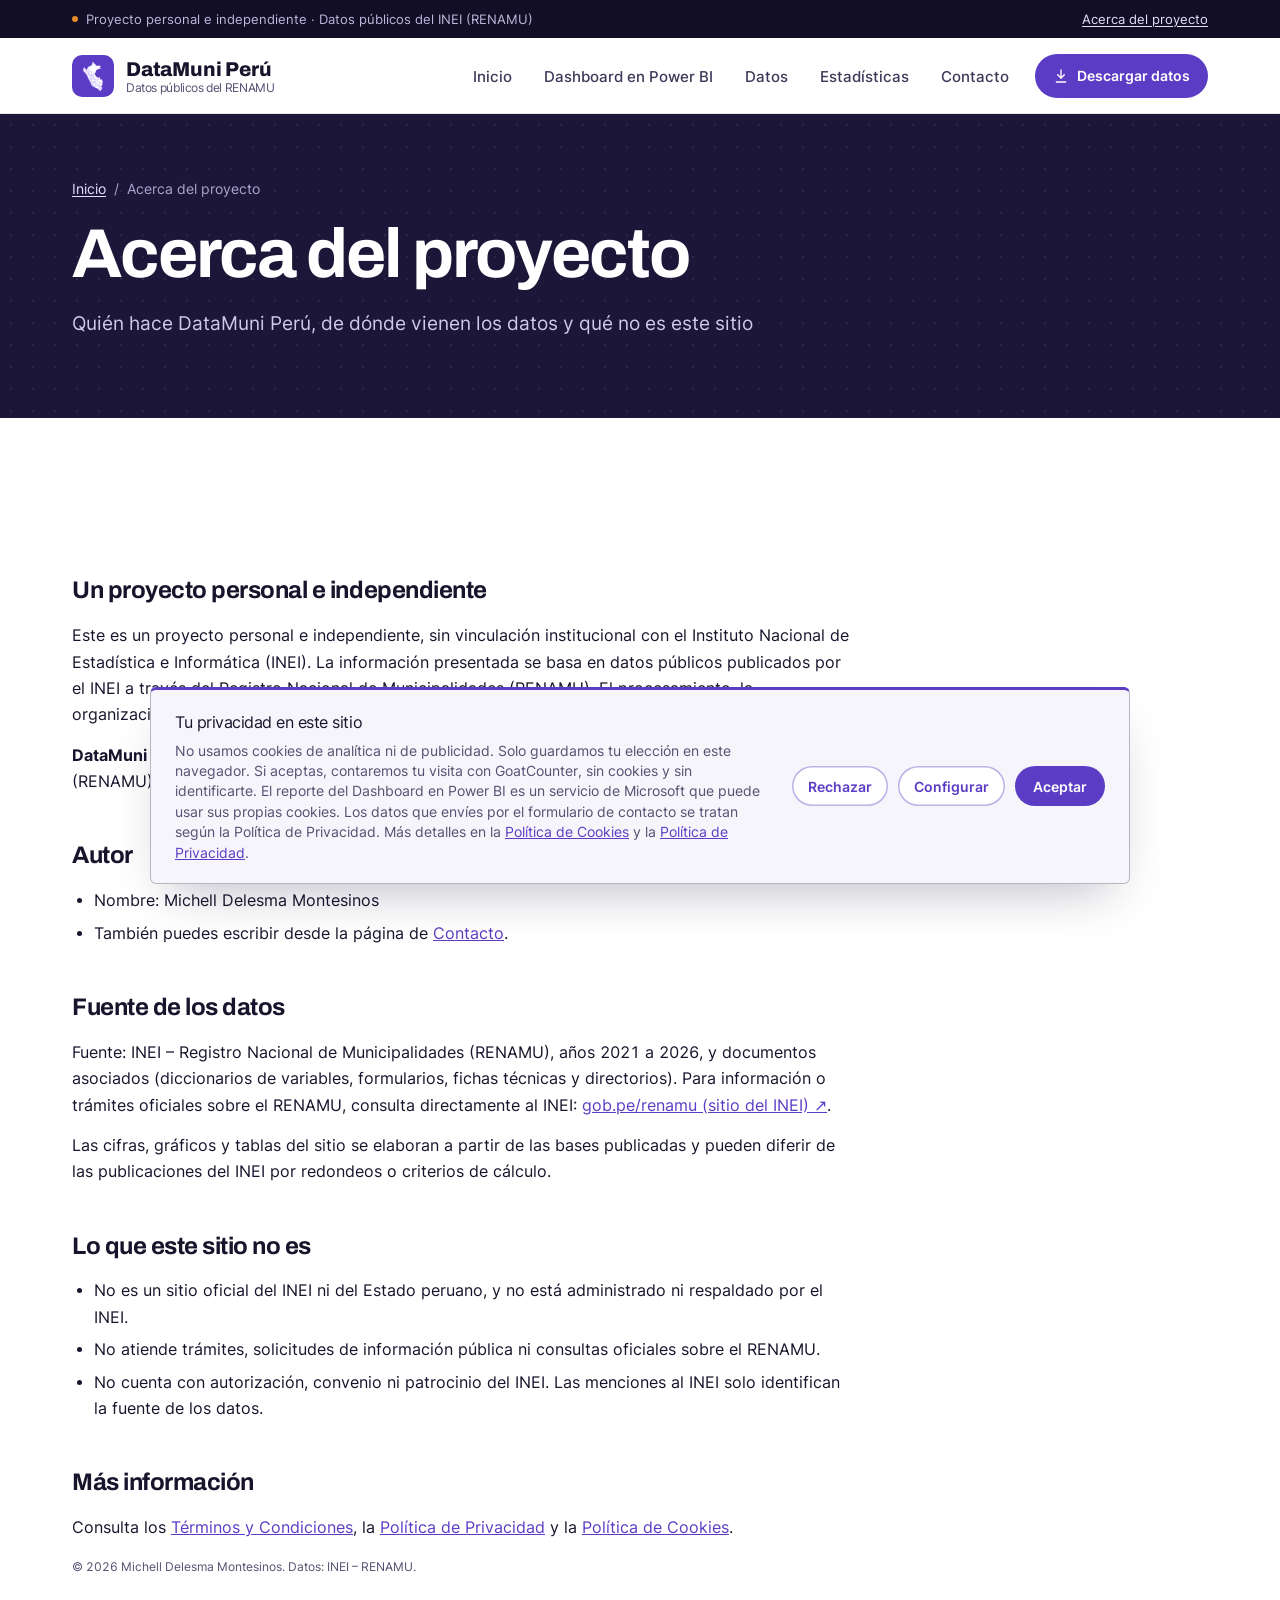
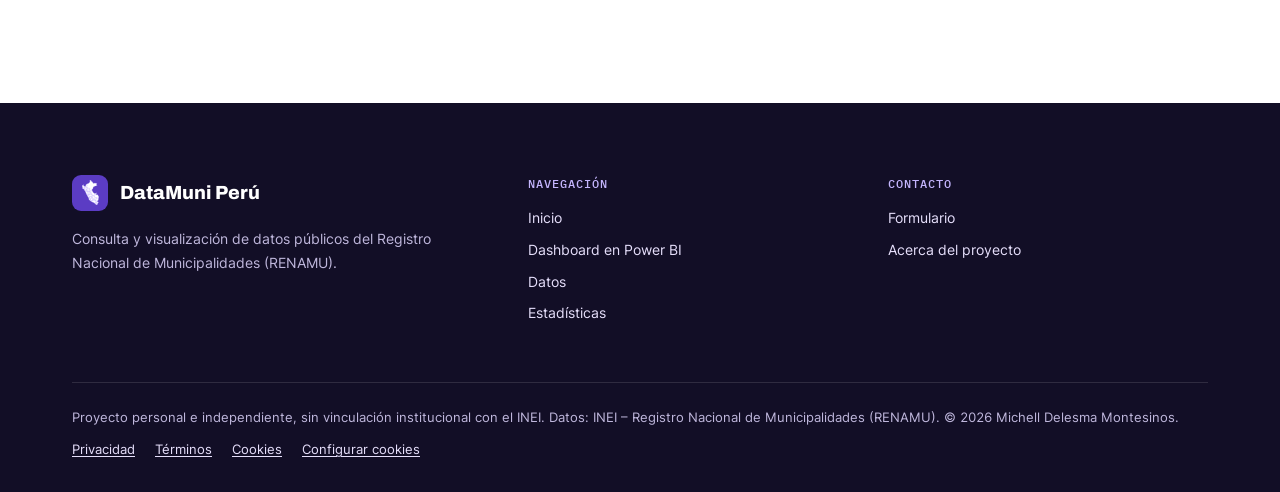
<file: acerca.html>
<!DOCTYPE html>
<html lang="es">
<head>
    <meta charset="UTF-8">
    <meta name="viewport" content="width=device-width, initial-scale=1.0">
    <meta http-equiv="Content-Security-Policy" content="default-src 'self'; script-src 'self'; style-src 'self' 'unsafe-inline'; img-src 'self' data: https://michellalex.goatcounter.com; font-src 'self'; connect-src 'self' https://michellalex.goatcounter.com; frame-src 'none'; object-src 'none'; base-uri 'self'; form-action 'self'">
    <meta name="referrer" content="strict-origin-when-cross-origin">
    <title>Acerca del proyecto | DataMuni Perú</title>
    <meta name="description" content="Acerca de DataMuni Perú: proyecto personal e independiente, sin vinculación institucional con el INEI, que consulta y visualiza datos públicos del RENAMU.">
    <meta name="theme-color" content="#1C1638">
    <link rel="canonical" href="https://michaeldm05.github.io/acerca.html">
    <link rel="icon" href="favicon.svg" type="image/svg+xml">
    <link rel="apple-touch-icon" href="apple-touch-icon.png">
    <link rel="stylesheet" href="css/fonts.css">
    <link rel="stylesheet" href="css/style.css">
</head>
<body>
    <a class="skip-link" href="#contenido">Saltar al contenido</a>

    <!-- Franja de aviso: proyecto personal e independiente -->
    <div class="topbar">
        <div class="container topbar-inner">
            <span class="topbar-org"><span class="topbar-dot" aria-hidden="true"></span>Proyecto personal e independiente · Datos públicos del INEI (RENAMU)</span>
            <span class="topbar-links"><a href="acerca.html">Acerca del proyecto</a></span>
        </div>
    </div>

    <!-- Navbar -->
    <nav class="navbar" id="navbar" aria-label="Navegación principal">
        <div class="navbar-inner">
            <a href="index.html" class="navbar-logo">
                <span class="navbar-logo-icon" aria-hidden="true"><img src="img/logo-datamuni.svg" alt="" width="20" height="29"></span>
                <span class="navbar-logo-text"><span class="navbar-logo-name">DataMuni Perú</span><span class="navbar-logo-sub">Datos públicos del RENAMU</span></span>
            </a>
            <button class="nav-toggle" id="navToggle" aria-expanded="false" aria-controls="navLinks" aria-label="Abrir menú de navegación">
                <span class="material-icons icon-open" aria-hidden="true">menu</span>
                <span class="material-icons icon-close" aria-hidden="true">close</span>
            </button>
            <ul class="navbar-links" id="navLinks">
                <li><a href="index.html">Inicio</a></li>
                <li><a href="dashboard.html">Dashboard en Power BI</a></li>
                <li><a href="datos.html">Datos</a></li>
                <li><a href="estadisticas.html">Estadísticas</a></li>
                <li><a href="contacto.html">Contacto</a></li>
                <li class="navbar-cta-item"><a href="datos.html#descargas" class="navbar-cta"><svg width="16" height="16" viewBox="0 0 24 24" fill="none" stroke="currentColor" stroke-width="2" stroke-linecap="round" stroke-linejoin="round" aria-hidden="true"><path d="M12 3v12"/><path d="m7 10 5 5 5-5"/><path d="M5 21h14"/></svg>Descargar datos</a></li>
            </ul>
        </div>
    </nav>

    <div class="page-header">
        <div class="container">
            <nav class="breadcrumb" aria-label="Ruta de navegación"><a href="index.html">Inicio</a><span aria-hidden="true">/</span><span>Acerca del proyecto</span></nav>
            <h1>Acerca del proyecto</h1>
            <p>Quién hace DataMuni Perú, de dónde vienen los datos y qué no es este sitio</p>
        </div>
    </div>

    <main id="contenido">
    <section class="section">
        <div class="container">
            <article class="legal">
                <h2 id="proyecto">Un proyecto personal e independiente</h2>
                <p>
                    Este es un proyecto personal e independiente, sin vinculación institucional con el Instituto
                    Nacional de Estadística e Informática (INEI). La información presentada se basa en datos
                    públicos publicados por el INEI a través del Registro Nacional de Municipalidades (RENAMU). El
                    procesamiento, la organización y la visualización de la información son responsabilidad del
                    autor del proyecto.
                </p>
                <p>
                    <strong>DataMuni Perú</strong>: consulta y visualización de datos públicos del Registro Nacional
                    de Municipalidades (RENAMU). El sitio es gratuito, de acceso público y sin fines comerciales.
                </p>

                <h2 id="autor">Autor</h2>
                <ul>
                    <li>Nombre: Michell Delesma Montesinos</li>
                    <li>También puedes escribir desde la página de <a href="contacto.html">Contacto</a>.</li>
                </ul>

                <h2 id="fuente">Fuente de los datos</h2>
                <p>
                    Fuente: INEI – Registro Nacional de Municipalidades (RENAMU), años 2021 a 2026, y documentos
                    asociados (diccionarios de variables, formularios, fichas técnicas y directorios). Para
                    información o trámites oficiales sobre el RENAMU, consulta directamente al INEI:
                    <a href="https://www.gob.pe/renamu" target="_blank" rel="noopener">gob.pe/renamu (sitio del INEI) ↗</a>.
                </p>
                <p>
                    Las cifras, gráficos y tablas del sitio se elaboran a partir de las bases publicadas y pueden
                    diferir de las publicaciones del INEI por redondeos o criterios de cálculo.
                </p>

                <h2 id="no-es">Lo que este sitio no es</h2>
                <ul>
                    <li>No es un sitio oficial del INEI ni del Estado peruano, y no está administrado ni respaldado por el INEI.</li>
                    <li>No atiende trámites, solicitudes de información pública ni consultas oficiales sobre el RENAMU.</li>
                    <li>No cuenta con autorización, convenio ni patrocinio del INEI. Las menciones al INEI solo identifican la fuente de los datos.</li>
                </ul>

                <h2 id="legal">Más información</h2>
                <p>
                    Consulta los <a href="terminos.html">Términos y Condiciones</a>, la
                    <a href="privacidad.html">Política de Privacidad</a> y la
                    <a href="cookies.html">Política de Cookies</a>.
                </p>
                <p class="legal-meta">© 2026 Michell Delesma Montesinos. Datos: INEI – RENAMU.</p>
            </article>
        </div>
    </section>
    </main>

    <!-- Footer -->
    <footer class="footer">
        <div class="container">
            <div class="footer-grid">
                <div class="footer-brand">
                    <span class="footer-logo"><span class="navbar-logo-icon" aria-hidden="true"><img src="img/logo-datamuni.svg" alt="" width="20" height="29"></span>DataMuni Perú</span>
                    <p>Consulta y visualización de datos públicos del Registro Nacional de Municipalidades (RENAMU).</p>
                </div>
                <div>
                    <h2>Navegación</h2>
                    <ul class="footer-links">
                        <li><a href="index.html">Inicio</a></li>
                        <li><a href="dashboard.html">Dashboard en Power BI</a></li>
                        <li><a href="datos.html">Datos</a></li>
                        <li><a href="estadisticas.html">Estadísticas</a></li>
                    </ul>
                </div>
                <div>
                    <h2>Contacto</h2>
                    <ul class="footer-links">
                        <li><a href="contacto.html">Formulario</a></li>
                        <li><a href="acerca.html">Acerca del proyecto</a></li>
                    </ul>
                </div>
            </div>
            <div class="footer-bottom">
                <span>Proyecto personal e independiente, sin vinculación institucional con el INEI. Datos: INEI – Registro Nacional de Municipalidades (RENAMU). © 2026 Michell Delesma Montesinos.</span>
                <nav aria-label="Información legal">
                    <ul class="footer-legal">
                        <li><a href="privacidad.html">Privacidad</a></li>
                        <li><a href="acerca.html">Términos</a></li>
                        <li><a href="cookies.html">Cookies</a></li>
                        <li><button type="button" data-abrir-cookies>Configurar cookies</button></li>
                    </ul>
                </nav>
            </div>
        </div>
    </footer>

    <script type="text/plain" data-consent="analitica" data-src="js/vendor/goatcounter.js" data-goatcounter="https://michellalex.goatcounter.com/count"></script>
    <script src="js/consent.js"></script>
    <script src="js/main.js"></script>
</body>
</html>
</file>
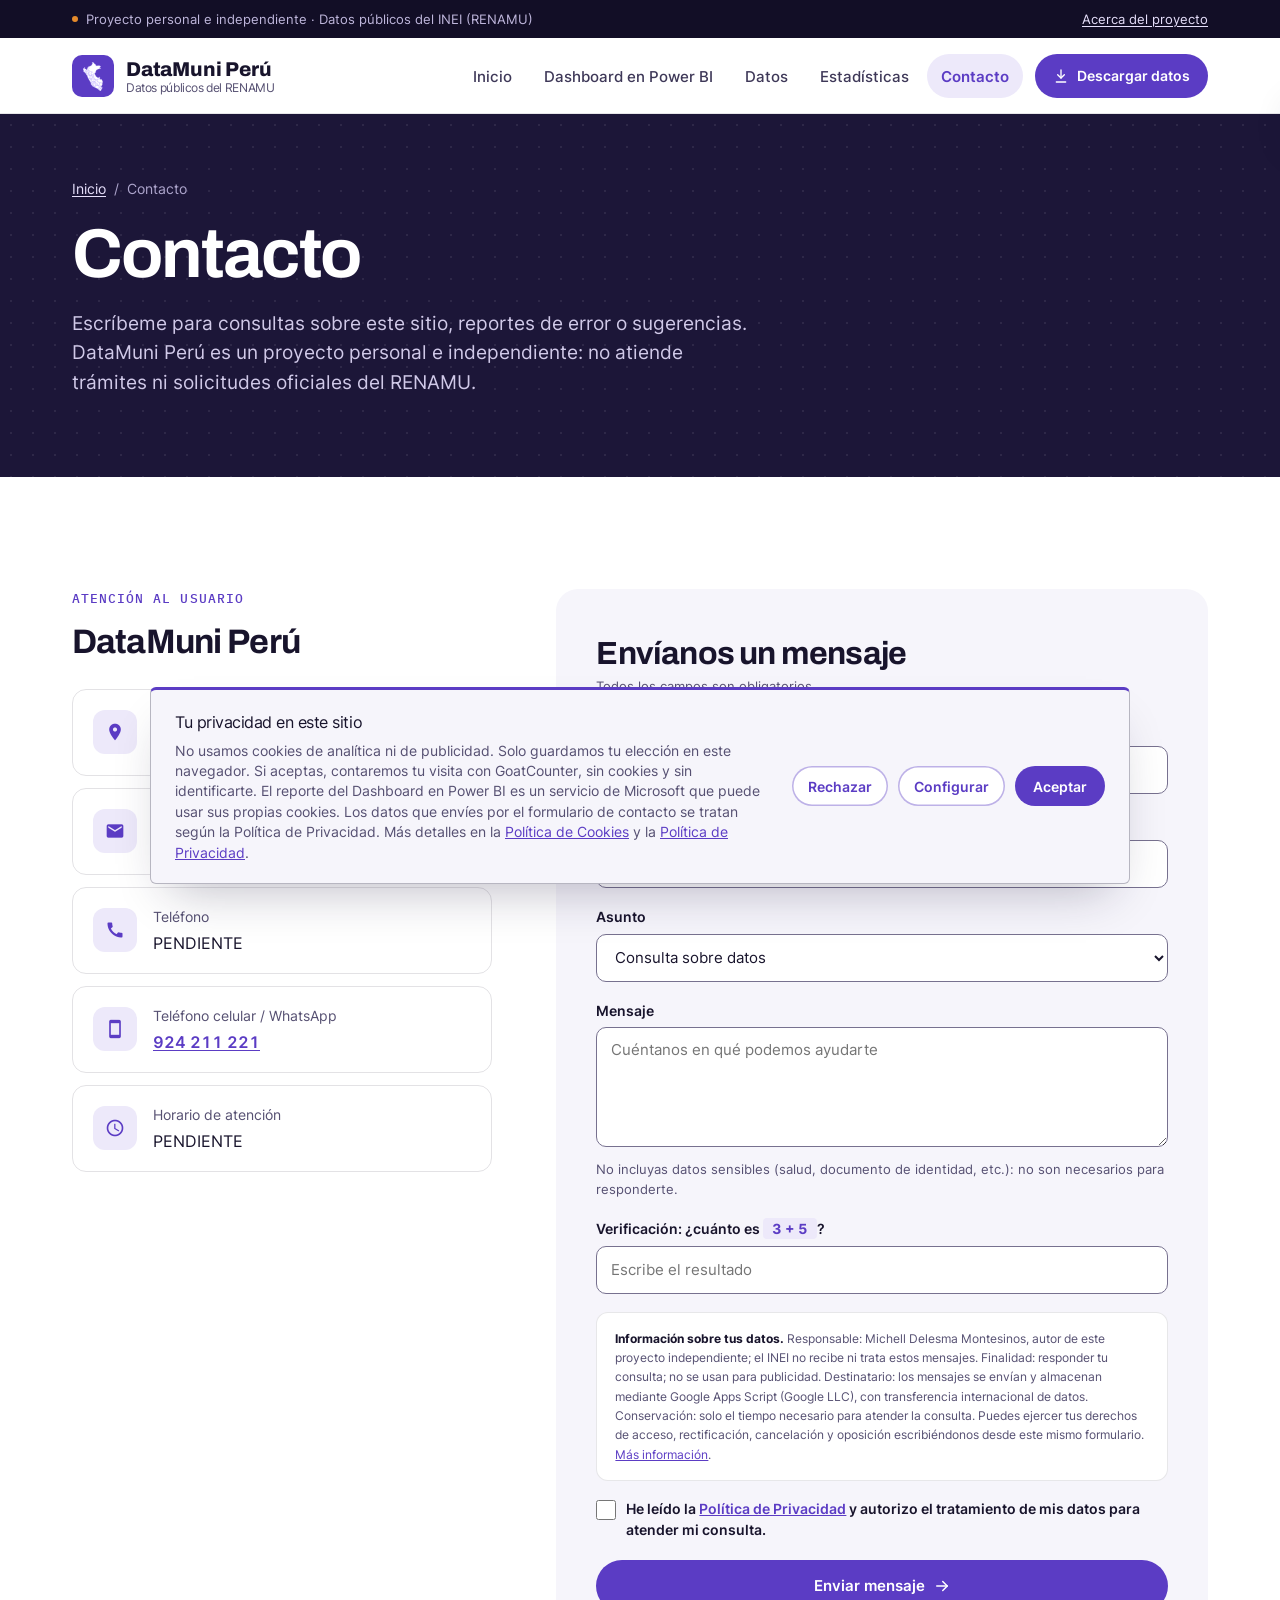
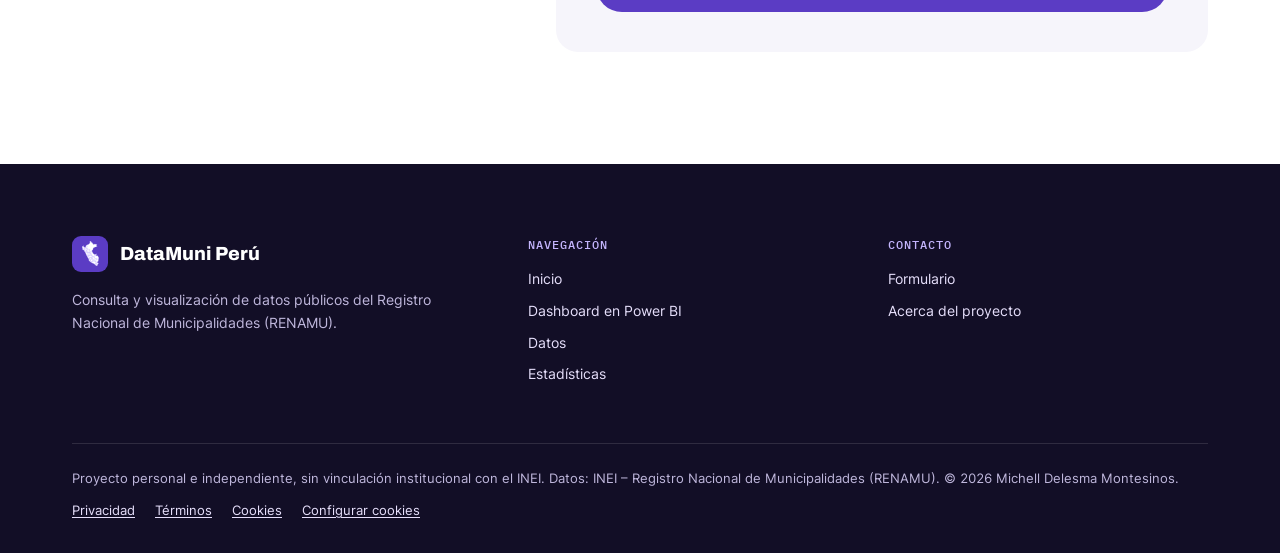
<file: contacto.html>
<!DOCTYPE html>
<html lang="es">
<head>
    <meta charset="UTF-8">
    <meta name="viewport" content="width=device-width, initial-scale=1.0">
    <meta http-equiv="Content-Security-Policy" content="default-src 'self'; style-src 'self' 'unsafe-inline'; img-src 'self' data: https://michellalex.goatcounter.com; font-src 'self'; frame-src 'none'; object-src 'none'; base-uri 'self'; form-action 'self'; script-src 'self'; connect-src 'self' https://michellalex.goatcounter.com https://script.google.com https://script.googleusercontent.com">
    <meta name="referrer" content="strict-origin-when-cross-origin">
    <title>Contacto | DataMuni Perú</title>
    <meta name="description" content="Contacta al autor de DataMuni Perú, proyecto personal e independiente: consultas sobre el sitio, reportes de error y sugerencias.">
    <meta name="theme-color" content="#1C1638">
    <link rel="canonical" href="https://michaeldm05.github.io/contacto.html">
    <meta property="og:type" content="website">
    <meta property="og:site_name" content="DataMuni Perú">
    <meta property="og:locale" content="es_PE">
    <meta property="og:title" content="Contacto | DataMuni Perú">
    <meta property="og:description" content="Escribe al autor de DataMuni Perú: consultas sobre el sitio, reportes de error y sugerencias.">
    <meta property="og:url" content="https://michaeldm05.github.io/contacto.html">
    <meta property="og:image" content="https://michaeldm05.github.io/og-image.png">
    <meta property="og:image:width" content="1200">
    <meta property="og:image:height" content="630">
    <meta name="twitter:card" content="summary_large_image">
    <meta name="twitter:title" content="Contacto | DataMuni Perú">
    <meta name="twitter:image" content="https://michaeldm05.github.io/og-image.png">
    <link rel="icon" href="favicon.svg" type="image/svg+xml">
    <link rel="apple-touch-icon" href="apple-touch-icon.png">
    <script type="application/ld+json">
    {
        "@context": "https://schema.org",
        "@type": "BreadcrumbList",
        "itemListElement": [
            { "@type": "ListItem", "position": 1, "name": "Inicio", "item": "https://michaeldm05.github.io/index.html" },
            { "@type": "ListItem", "position": 2, "name": "Contacto", "item": "https://michaeldm05.github.io/contacto.html" }
        ]
    }
    </script>
    <link rel="stylesheet" href="css/fonts.css">
    <link rel="stylesheet" href="css/style.css">
</head>
<body>
    <a class="skip-link" href="#contenido">Saltar al contenido</a>

    <!-- Franja de aviso: proyecto personal e independiente -->
    <div class="topbar">
        <div class="container topbar-inner">
            <span class="topbar-org"><span class="topbar-dot" aria-hidden="true"></span>Proyecto personal e independiente · Datos públicos del INEI (RENAMU)</span>
            <span class="topbar-links"><a href="acerca.html">Acerca del proyecto</a></span>
        </div>
    </div>

    <!-- Navbar -->
    <nav class="navbar" id="navbar" aria-label="Navegación principal">
        <div class="navbar-inner">
            <a href="index.html" class="navbar-logo">
                <span class="navbar-logo-icon" aria-hidden="true"><img src="img/logo-datamuni.svg" alt="" width="20" height="29"></span>
                <span class="navbar-logo-text"><span class="navbar-logo-name">DataMuni Perú</span><span class="navbar-logo-sub">Datos públicos del RENAMU</span></span>
            </a>
            <button class="nav-toggle" id="navToggle" aria-expanded="false" aria-controls="navLinks" aria-label="Abrir menú de navegación">
                <span class="material-icons icon-open" aria-hidden="true">menu</span>
                <span class="material-icons icon-close" aria-hidden="true">close</span>
            </button>
            <ul class="navbar-links" id="navLinks">
                <li><a href="index.html">Inicio</a></li>
                <li><a href="dashboard.html">Dashboard en Power BI</a></li>
                <li><a href="datos.html">Datos</a></li>
                <li><a href="estadisticas.html">Estadísticas</a></li>
                <li><a href="contacto.html" class="active" aria-current="page">Contacto</a></li>
                <li class="navbar-cta-item"><a href="datos.html#descargas" class="navbar-cta"><svg width="16" height="16" viewBox="0 0 24 24" fill="none" stroke="currentColor" stroke-width="2" stroke-linecap="round" stroke-linejoin="round" aria-hidden="true"><path d="M12 3v12"/><path d="m7 10 5 5 5-5"/><path d="M5 21h14"/></svg>Descargar datos</a></li>
            </ul>
        </div>
    </nav>

    <div class="page-header">
        <div class="container">
            <nav class="breadcrumb" aria-label="Ruta de navegación"><a href="index.html">Inicio</a><span aria-hidden="true">/</span><span>Contacto</span></nav>
            <h1>Contacto</h1>
            <p>Escríbeme para consultas sobre este sitio, reportes de error o sugerencias. DataMuni Perú es un proyecto personal e independiente: no atiende trámites ni solicitudes oficiales del RENAMU.</p>
        </div>
    </div>

    <main id="contenido">
    <section class="section">
        <div class="container">
            <div class="contact-grid">
                <div class="contact-info">
                    <span class="section-label">Atención al usuario</span>
                    <h2>DataMuni Perú</h2>
                    <ul class="contact-details">
                        <li><span class="icon-tile" aria-hidden="true"><span class="material-icons">location_on</span></span><span><span class="contact-k">Dirección</span>PENDIENTE</span></li>
                        <li><span class="icon-tile" aria-hidden="true"><span class="material-icons">mail</span></span><span><span class="contact-k">Correo</span><a href="mailto:mdelesma@gmail.com">mdelesma@gmail.com</a></span></li>
                        <li><span class="icon-tile" aria-hidden="true"><span class="material-icons">call</span></span><span><span class="contact-k">Teléfono</span>PENDIENTE</span></li>
                        <li><span class="icon-tile" aria-hidden="true"><span class="material-icons">smartphone</span></span><span><span class="contact-k">Teléfono celular / WhatsApp</span><a class="nowrap" href="tel:+51924211221">924 211 221</a></span></li>
                        <li><span class="icon-tile" aria-hidden="true"><span class="material-icons">schedule</span></span><span><span class="contact-k">Horario de atención</span>PENDIENTE</span></li>
                    </ul>
                </div>

                <form class="contact-form" id="formContacto" novalidate>
                    <h2 class="contact-form-title">Envíanos un mensaje</h2>
                    <p class="form-required-note">Todos los campos son obligatorios.</p>
                    <div class="form-group">
                        <label for="campoNombre">Nombre completo</label>
                        <input type="text" id="campoNombre" name="nombre" class="form-control" placeholder="Tu nombre" autocomplete="name" maxlength="120" required aria-describedby="errorNombre">
                        <p class="field-error" id="errorNombre" hidden></p>
                    </div>
                    <div class="form-group">
                        <label for="campoCorreo">Correo electrónico</label>
                        <input type="email" id="campoCorreo" name="correo" class="form-control" placeholder="tucorreo@ejemplo.com" autocomplete="email" maxlength="254" required aria-describedby="errorCorreo">
                        <p class="field-error" id="errorCorreo" hidden></p>
                    </div>
                    <div class="form-group">
                        <label for="campoAsunto">Asunto</label>
                        <select class="form-control" id="campoAsunto" name="asunto">
                            <option>Consulta sobre datos</option>
                            <option>Reporte de un error</option>
                            <option>Solicitud de información adicional</option>
                            <option>Otro</option>
                        </select>
                    </div>
                    <div class="form-group">
                        <label for="campoMensaje">Mensaje</label>
                        <textarea class="form-control" id="campoMensaje" name="mensaje" placeholder="Cuéntanos en qué podemos ayudarte" maxlength="5000" required aria-describedby="ayudaMensaje errorMensaje"></textarea>
                        <span class="form-hint" id="ayudaMensaje">No incluyas datos sensibles (salud, documento de identidad, etc.): no son necesarios para responderte.</span>
                        <p class="field-error" id="errorMensaje" hidden></p>
                    </div>

                    <!-- Campo trampa: invisible para personas, los bots de formularios suelen rellenarlo -->
                    <div class="hp-field" aria-hidden="true">
                        <label for="campoWeb">Deja este campo vacío</label>
                        <input type="text" id="campoWeb" name="sitio_web" tabindex="-1" autocomplete="off">
                    </div>

                    <div class="form-group captcha-group">
                        <label for="campoCaptcha">Verificación: ¿cuánto es <span class="captcha-question" id="captchaPregunta">? + ?</span>?</label>
                        <input type="text" inputmode="numeric" autocomplete="off" class="form-control" id="campoCaptcha" name="captcha_respuesta" placeholder="Escribe el resultado" required aria-describedby="errorCaptcha">
                        <p class="field-error" id="errorCaptcha" hidden></p>
                    </div>

                    <p class="privacy-clause" id="clausulaPrivacidad">
                        <strong>Información sobre tus datos.</strong>
                        Responsable: Michell Delesma Montesinos, autor de este proyecto independiente; el INEI no recibe
                        ni trata estos mensajes.
                        Finalidad: responder tu consulta; no se usan para publicidad.
                        Destinatario: los mensajes se envían y almacenan mediante Google Apps Script (Google LLC),
                        con transferencia internacional de datos. Conservación: solo el tiempo necesario para atender
                        la consulta. Puedes ejercer tus derechos de acceso, rectificación, cancelación y oposición
                        escribiéndonos desde este mismo formulario.
                        <a href="privacidad.html">Más información</a>.
                    </p>

                    <div class="form-group">
                        <div class="form-check">
                            <input type="checkbox" id="campoConsentimiento" name="consentimiento" value="si" required aria-describedby="clausulaPrivacidad errorConsentimiento">
                            <label for="campoConsentimiento">
                                He leído la <a href="privacidad.html">Política de Privacidad</a> y autorizo el tratamiento
                                de mis datos para atender mi consulta.
                            </label>
                        </div>
                        <p class="field-error" id="errorConsentimiento" hidden></p>
                    </div>

                    <button type="submit" class="btn btn-primary btn-block">
                        Enviar mensaje
                        <svg width="18" height="18" viewBox="0 0 24 24" fill="none" stroke="currentColor" stroke-width="2" stroke-linecap="round" stroke-linejoin="round" aria-hidden="true"><path d="M5 12h14"/><path d="m13 6 6 6-6 6"/></svg>
                    </button>
                </form>
            </div>
        </div>
    </section>
    </main>

    <!-- Footer -->
    <footer class="footer">
        <div class="container">
            <div class="footer-grid">
                <div class="footer-brand">
                    <span class="footer-logo"><span class="navbar-logo-icon" aria-hidden="true"><img src="img/logo-datamuni.svg" alt="" width="20" height="29"></span>DataMuni Perú</span>
                    <p>Consulta y visualización de datos públicos del Registro Nacional de Municipalidades (RENAMU).</p>
                </div>
                <div>
                    <h2>Navegación</h2>
                    <ul class="footer-links">
                        <li><a href="index.html">Inicio</a></li>
                        <li><a href="dashboard.html">Dashboard en Power BI</a></li>
                        <li><a href="datos.html">Datos</a></li>
                        <li><a href="estadisticas.html">Estadísticas</a></li>
                    </ul>
                </div>
                <div>
                    <h2>Contacto</h2>
                    <ul class="footer-links">
                        <li><a href="contacto.html">Formulario</a></li>
                        <li><a href="acerca.html">Acerca del proyecto</a></li>
                    </ul>
                </div>
            </div>
            <div class="footer-bottom">
                <span>Proyecto personal e independiente, sin vinculación institucional con el INEI. Datos: INEI – Registro Nacional de Municipalidades (RENAMU). © 2026 Michell Delesma Montesinos.</span>
                <nav aria-label="Información legal">
                    <ul class="footer-legal">
                        <li><a href="privacidad.html">Privacidad</a></li>
                        <li><a href="terminos.html">Términos</a></li>
                        <li><a href="cookies.html">Cookies</a></li>
                        <li><button type="button" data-abrir-cookies>Configurar cookies</button></li>
                    </ul>
                </nav>
            </div>
        </div>
    </footer>

    <div class="toast" id="toast" role="status" aria-live="polite">
        <span class="material-icons toast-icon" aria-hidden="true">check_circle</span>
        <span id="toastMessage"></span>
    </div>

    <script type="text/plain" data-consent="analitica" data-src="js/vendor/goatcounter.js" data-goatcounter="https://michellalex.goatcounter.com/count"></script>
    <script src="js/consent.js"></script>
    <script src="js/main.js"></script>
    <script src="js/contacto.js"></script>
</body>
</html>
</file>
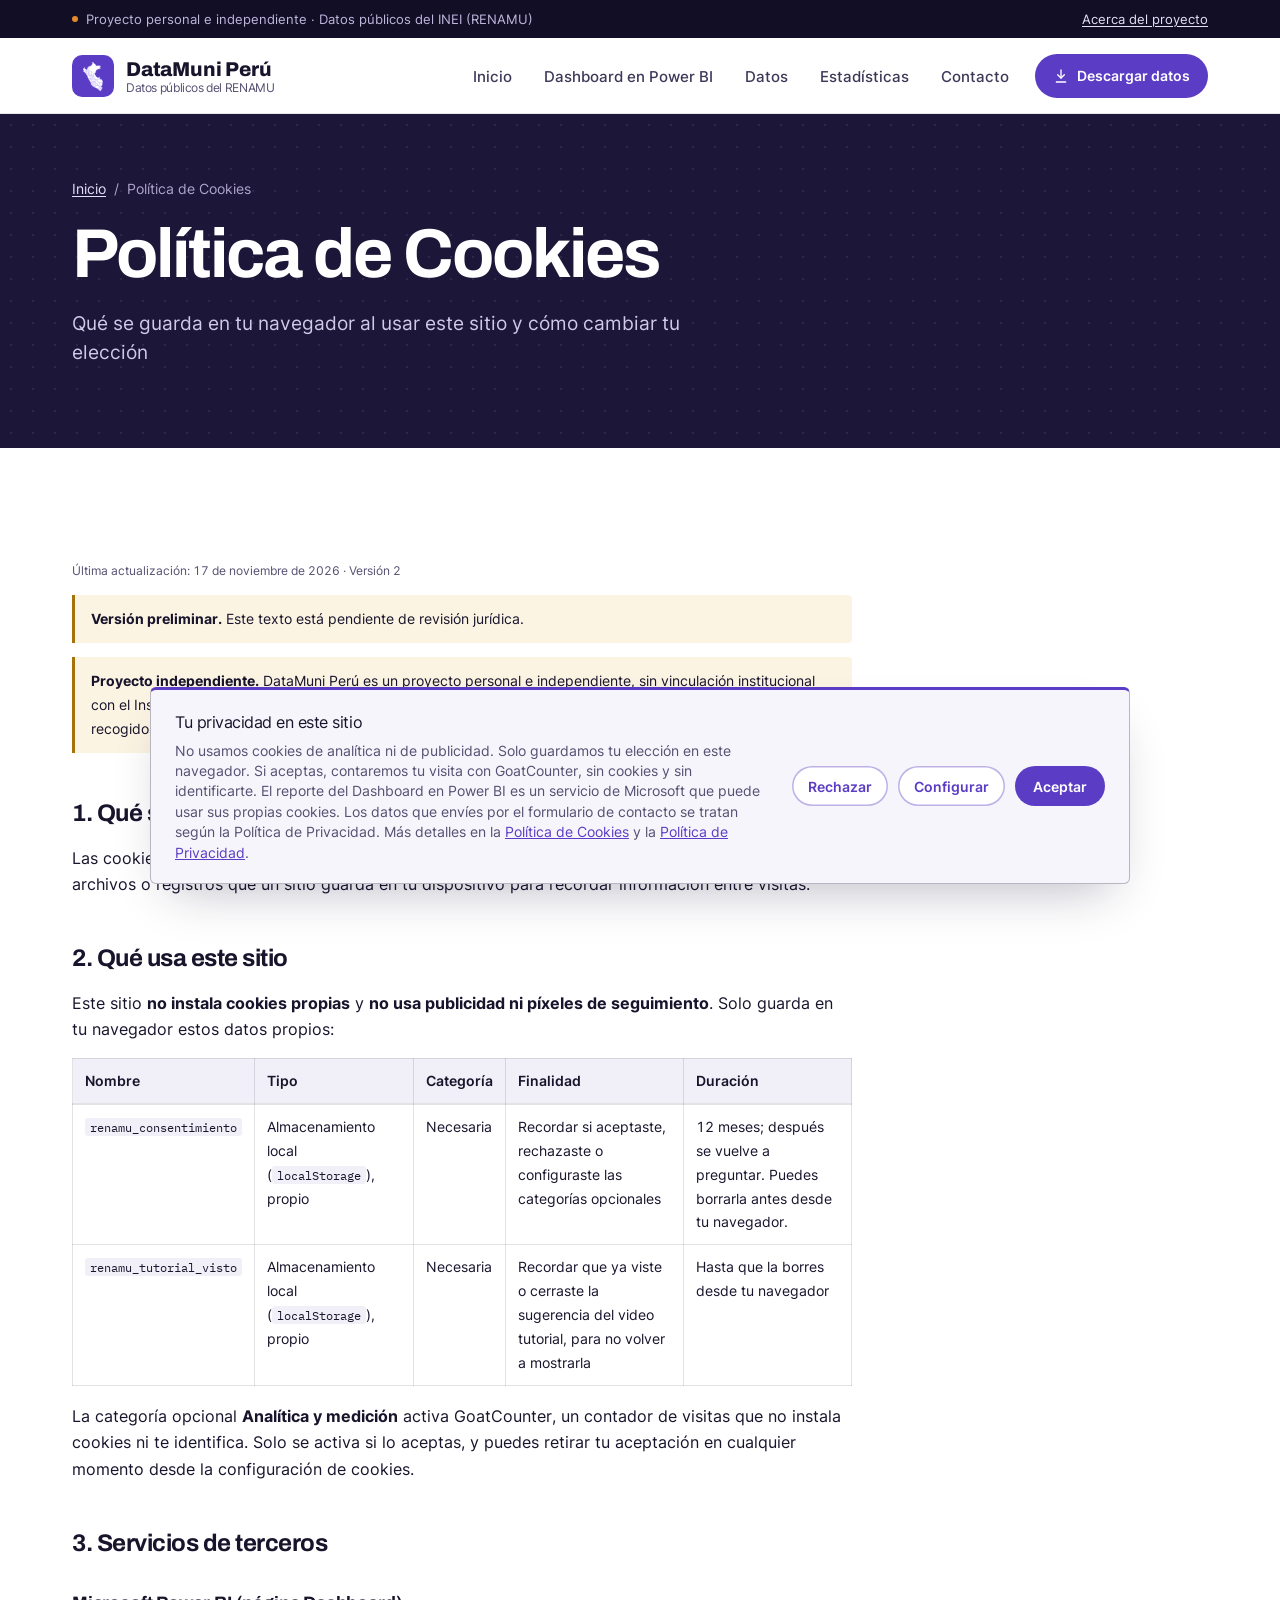
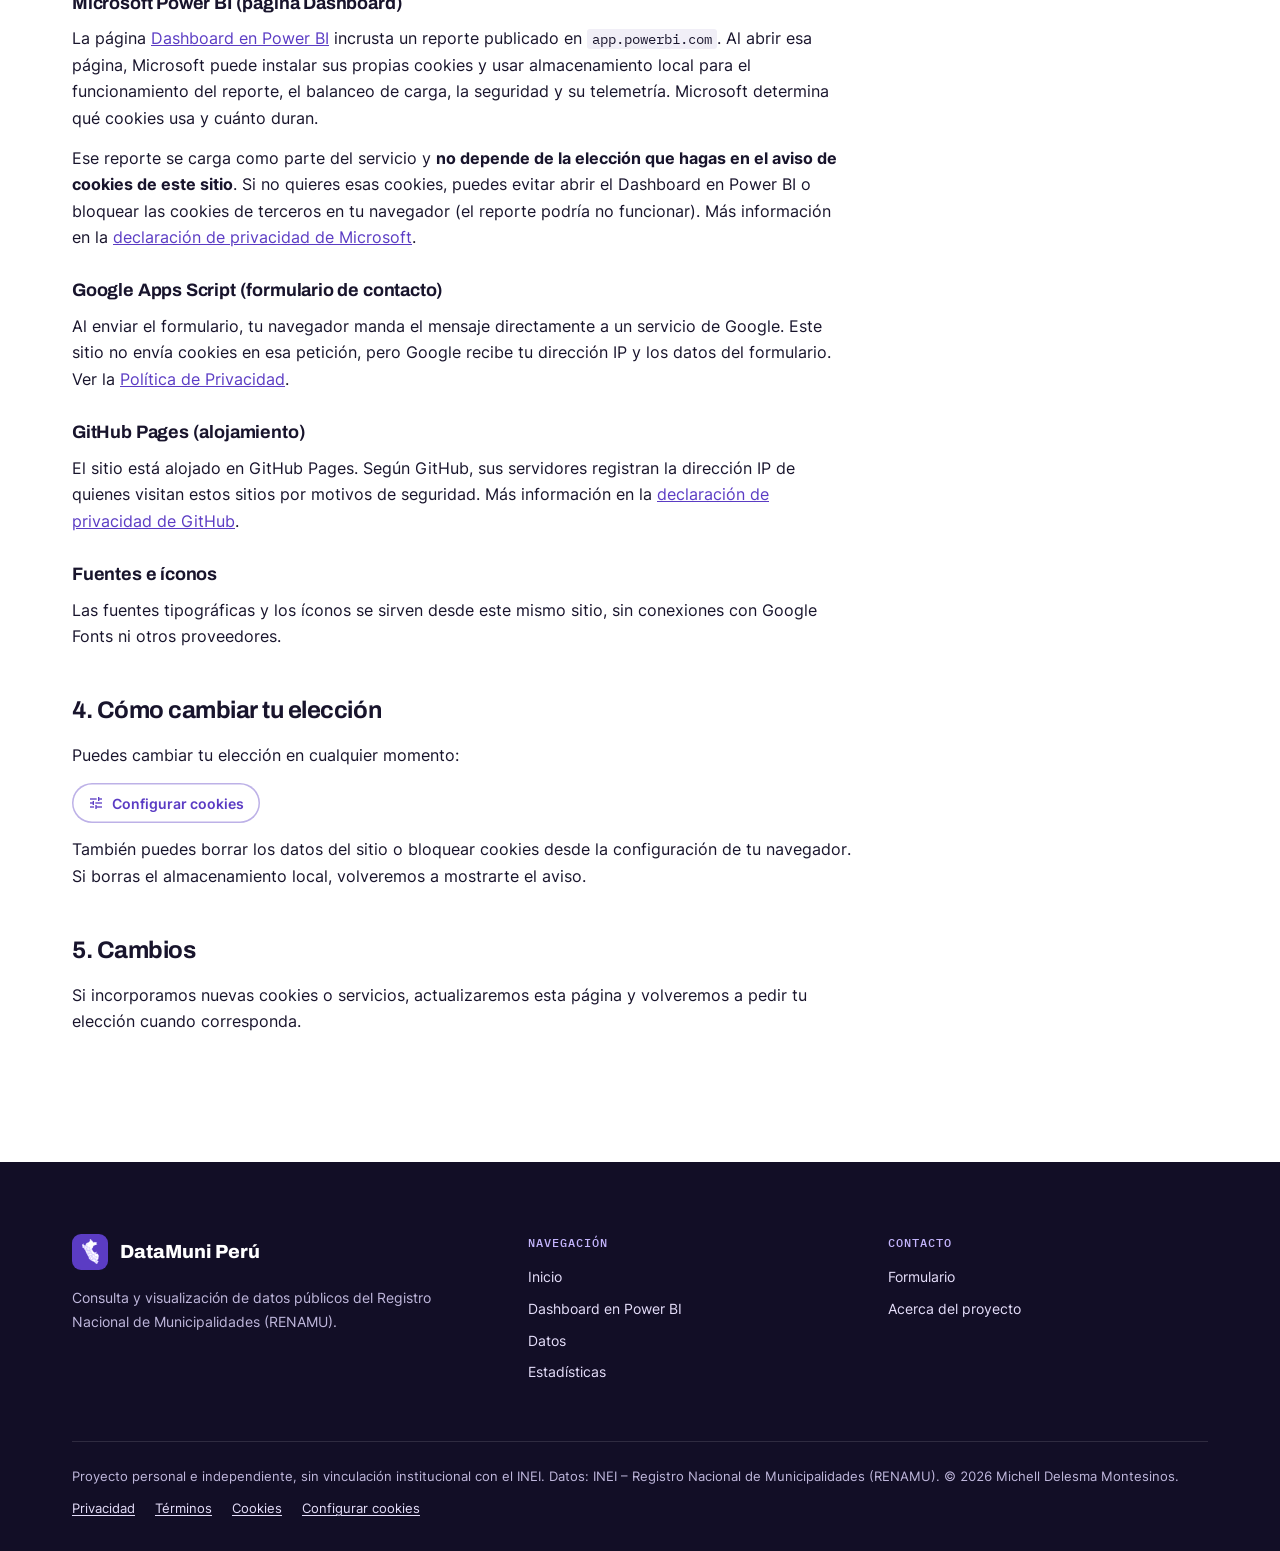
<file: cookies.html>
<!DOCTYPE html>
<html lang="es">
<head>
    <meta charset="UTF-8">
    <meta name="viewport" content="width=device-width, initial-scale=1.0">
    <meta http-equiv="Content-Security-Policy" content="default-src 'self'; script-src 'self'; style-src 'self' 'unsafe-inline'; img-src 'self' data: https://michellalex.goatcounter.com; font-src 'self'; connect-src 'self' https://michellalex.goatcounter.com; frame-src 'none'; object-src 'none'; base-uri 'self'; form-action 'self'">
    <meta name="referrer" content="strict-origin-when-cross-origin">
    <title>Política de Cookies | DataMuni Perú</title>
    <meta name="description" content="Qué cookies y almacenamiento local usa DataMuni Perú, proyecto independiente, qué servicios de terceros intervienen y cómo cambiar tu elección.">
    <meta name="theme-color" content="#1C1638">
    <link rel="canonical" href="https://michaeldm05.github.io/cookies.html">
    <link rel="icon" href="favicon.svg" type="image/svg+xml">
    <link rel="apple-touch-icon" href="apple-touch-icon.png">
    <link rel="stylesheet" href="css/fonts.css">
    <link rel="stylesheet" href="css/style.css">
</head>
<body>
    <a class="skip-link" href="#contenido">Saltar al contenido</a>

    <!-- Franja de aviso: proyecto personal e independiente -->
    <div class="topbar">
        <div class="container topbar-inner">
            <span class="topbar-org"><span class="topbar-dot" aria-hidden="true"></span>Proyecto personal e independiente · Datos públicos del INEI (RENAMU)</span>
            <span class="topbar-links"><a href="acerca.html">Acerca del proyecto</a></span>
        </div>
    </div>

    <!-- Navbar -->
    <nav class="navbar" id="navbar" aria-label="Navegación principal">
        <div class="navbar-inner">
            <a href="index.html" class="navbar-logo">
                <span class="navbar-logo-icon" aria-hidden="true"><img src="img/logo-datamuni.svg" alt="" width="20" height="29"></span>
                <span class="navbar-logo-text"><span class="navbar-logo-name">DataMuni Perú</span><span class="navbar-logo-sub">Datos públicos del RENAMU</span></span>
            </a>
            <button class="nav-toggle" id="navToggle" aria-expanded="false" aria-controls="navLinks" aria-label="Abrir menú de navegación">
                <span class="material-icons icon-open" aria-hidden="true">menu</span>
                <span class="material-icons icon-close" aria-hidden="true">close</span>
            </button>
            <ul class="navbar-links" id="navLinks">
                <li><a href="index.html">Inicio</a></li>
                <li><a href="dashboard.html">Dashboard en Power BI</a></li>
                <li><a href="datos.html">Datos</a></li>
                <li><a href="estadisticas.html">Estadísticas</a></li>
                <li><a href="contacto.html">Contacto</a></li>
                <li class="navbar-cta-item"><a href="datos.html#descargas" class="navbar-cta"><svg width="16" height="16" viewBox="0 0 24 24" fill="none" stroke="currentColor" stroke-width="2" stroke-linecap="round" stroke-linejoin="round" aria-hidden="true"><path d="M12 3v12"/><path d="m7 10 5 5 5-5"/><path d="M5 21h14"/></svg>Descargar datos</a></li>
            </ul>
        </div>
    </nav>

    <div class="page-header">
        <div class="container">
            <nav class="breadcrumb" aria-label="Ruta de navegación"><a href="index.html">Inicio</a><span aria-hidden="true">/</span><span>Política de Cookies</span></nav>
            <h1>Política de Cookies</h1>
            <p>Qué se guarda en tu navegador al usar este sitio y cómo cambiar tu elección</p>
        </div>
    </div>

    <main id="contenido">
    <section class="section">
        <div class="container">
            <article class="legal">
                <p class="legal-meta">Última actualización: 17 de noviembre de 2026 · Versión 2</p>

                <p class="legal-draft">
                    <strong>Versión preliminar.</strong> Este texto está pendiente de revisión jurídica.
                </p>
                <p class="legal-draft">
                    <strong>Proyecto independiente.</strong> DataMuni Perú es un proyecto personal e independiente,
                    sin vinculación institucional con el Instituto Nacional de Estadística e Informática (INEI). El
                    INEI no es responsable del tratamiento de los datos recogidos por el formulario, las cookies ni
                    el almacenamiento de este sitio.
                </p>

                <h2 id="que-son">1. Qué son las cookies</h2>
                <p>
                    Las cookies y tecnologías similares, como el almacenamiento local del navegador, son pequeños
                    archivos o registros que un sitio guarda en tu dispositivo para recordar información entre
                    visitas.
                </p>

                <h2 id="propias">2. Qué usa este sitio</h2>
                <p>
                    Este sitio <strong>no instala cookies propias</strong> y <strong>no usa publicidad
                    ni píxeles de seguimiento</strong>. Solo guarda en tu navegador estos datos propios:
                </p>
                <div class="legal-table-wrap">
                    <table class="legal-table">
                        <caption class="sr-only">Almacenamiento propio del sitio</caption>
                        <thead>
                            <tr>
                                <th scope="col">Nombre</th>
                                <th scope="col">Tipo</th>
                                <th scope="col">Categoría</th>
                                <th scope="col">Finalidad</th>
                                <th scope="col">Duración</th>
                            </tr>
                        </thead>
                        <tbody>
                            <tr>
                                <td><code>renamu_consentimiento</code></td>
                                <td>Almacenamiento local (<code>localStorage</code>), propio</td>
                                <td>Necesaria</td>
                                <td>Recordar si aceptaste, rechazaste o configuraste las categorías opcionales</td>
                                <td>12 meses; después se vuelve a preguntar. Puedes borrarla antes desde tu navegador.</td>
                            </tr>
                            <tr>
                                <td><code>renamu_tutorial_visto</code></td>
                                <td>Almacenamiento local (<code>localStorage</code>), propio</td>
                                <td>Necesaria</td>
                                <td>Recordar que ya viste o cerraste la sugerencia del video tutorial, para no volver a mostrarla</td>
                                <td>Hasta que la borres desde tu navegador</td>
                            </tr>
                        </tbody>
                    </table>
                </div>
                <p>
                    La categoría opcional <strong>Analítica y medición</strong> activa GoatCounter, un contador de
                    visitas que no instala cookies ni te identifica. Solo se activa si lo aceptas, y puedes retirar
                    tu aceptación en cualquier momento desde la configuración de cookies.
                </p>

                <h2 id="terceros">3. Servicios de terceros</h2>
                <h3>Microsoft Power BI (página Dashboard)</h3>
                <p>
                    La página <a href="dashboard.html">Dashboard en Power BI</a> incrusta un reporte publicado en
                    <code>app.powerbi.com</code>. Al abrir esa página, Microsoft puede instalar sus propias cookies y
                    usar almacenamiento local para el funcionamiento del reporte, el balanceo de carga, la seguridad
                    y su telemetría. Microsoft determina qué cookies usa y cuánto duran.
                </p>
                <p>
                    Ese reporte se carga como parte del servicio y <strong>no depende de la elección que hagas en el
                    aviso de cookies de este sitio</strong>. Si no quieres esas cookies, puedes evitar abrir el
                    Dashboard en Power BI o bloquear las cookies de terceros en tu navegador (el reporte podría no funcionar).
                    Más información en la <a href="https://privacy.microsoft.com/es-es/privacystatement" rel="noopener">declaración de privacidad de Microsoft</a>.
                </p>

                <h3>Google Apps Script (formulario de contacto)</h3>
                <p>
                    Al enviar el formulario, tu navegador manda el mensaje directamente a un servicio de Google.
                    Este sitio no envía cookies en esa petición, pero Google recibe tu dirección IP y los datos del
                    formulario. Ver la <a href="privacidad.html#destinatarios">Política de Privacidad</a>.
                </p>

                <h3>GitHub Pages (alojamiento)</h3>
                <p>
                    El sitio está alojado en GitHub Pages. Según GitHub, sus servidores registran la dirección IP
                    de quienes visitan estos sitios por motivos de seguridad. Más información en la
                    <a href="https://docs.github.com/es/site-policy/privacy-policies/github-general-privacy-statement" rel="noopener">declaración de privacidad de GitHub</a>.
                </p>

                <h3>Fuentes e íconos</h3>
                <p>
                    Las fuentes tipográficas y los íconos se sirven desde este mismo sitio, sin conexiones con
                    Google Fonts ni otros proveedores.
                </p>

                <h2 id="gestionar">4. Cómo cambiar tu elección</h2>
                <p>
                    Puedes cambiar tu elección en cualquier momento:
                </p>
                <p>
                    <button type="button" class="btn btn-outline btn-sm" data-abrir-cookies>
                        <span class="material-icons" style="font-size:16px;" aria-hidden="true">tune</span>
                        Configurar cookies
                    </button>
                </p>
                <p>
                    También puedes borrar los datos del sitio o bloquear cookies desde la configuración de tu
                    navegador. Si borras el almacenamiento local, volveremos a mostrarte el aviso.
                </p>

                <h2 id="cambios">5. Cambios</h2>
                <p>
                    Si incorporamos nuevas cookies o servicios, actualizaremos esta página y volveremos a pedir tu
                    elección cuando corresponda.
                </p>
            </article>
        </div>
    </section>
    </main>

    <!-- Footer -->
    <footer class="footer">
        <div class="container">
            <div class="footer-grid">
                <div class="footer-brand">
                    <span class="footer-logo"><span class="navbar-logo-icon" aria-hidden="true"><img src="img/logo-datamuni.svg" alt="" width="20" height="29"></span>DataMuni Perú</span>
                    <p>Consulta y visualización de datos públicos del Registro Nacional de Municipalidades (RENAMU).</p>
                </div>
                <div>
                    <h2>Navegación</h2>
                    <ul class="footer-links">
                        <li><a href="index.html">Inicio</a></li>
                        <li><a href="dashboard.html">Dashboard en Power BI</a></li>
                        <li><a href="datos.html">Datos</a></li>
                        <li><a href="estadisticas.html">Estadísticas</a></li>
                    </ul>
                </div>
                <div>
                    <h2>Contacto</h2>
                    <ul class="footer-links">
                        <li><a href="contacto.html">Formulario</a></li>
                        <li><a href="acerca.html">Acerca del proyecto</a></li>
                    </ul>
                </div>
            </div>
            <div class="footer-bottom">
                <span>Proyecto personal e independiente, sin vinculación institucional con el INEI. Datos: INEI – Registro Nacional de Municipalidades (RENAMU). © 2026 Michell Delesma Montesinos.</span>
                <nav aria-label="Información legal">
                    <ul class="footer-legal">
                        <li><a href="privacidad.html">Privacidad</a></li>
                        <li><a href="terminos.html">Términos</a></li>
                        <li><a href="cookies.html">Cookies</a></li>
                        <li><button type="button" data-abrir-cookies>Configurar cookies</button></li>
                    </ul>
                </nav>
            </div>
        </div>
    </footer>

    <script type="text/plain" data-consent="analitica" data-src="js/vendor/goatcounter.js" data-goatcounter="https://michellalex.goatcounter.com/count"></script>
    <script src="js/consent.js"></script>
    <script src="js/main.js"></script>
</body>
</html>
</file>
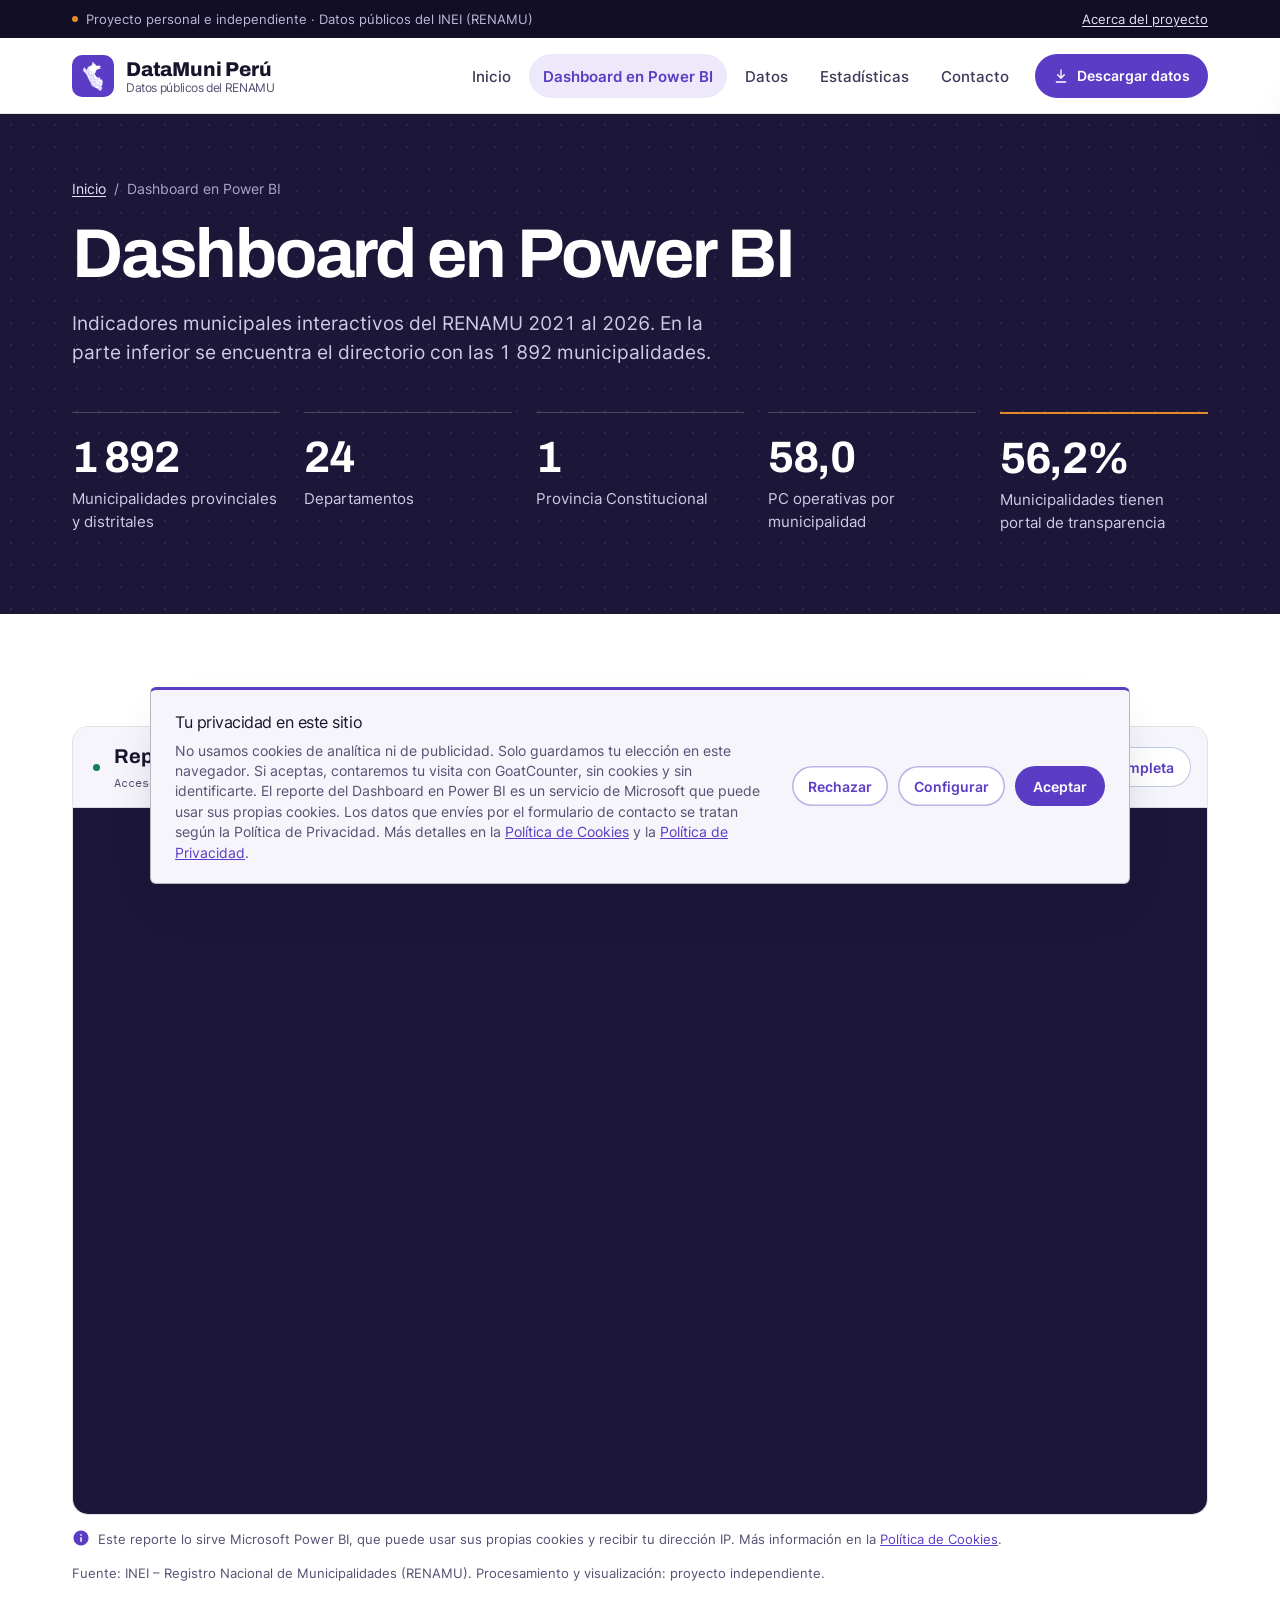
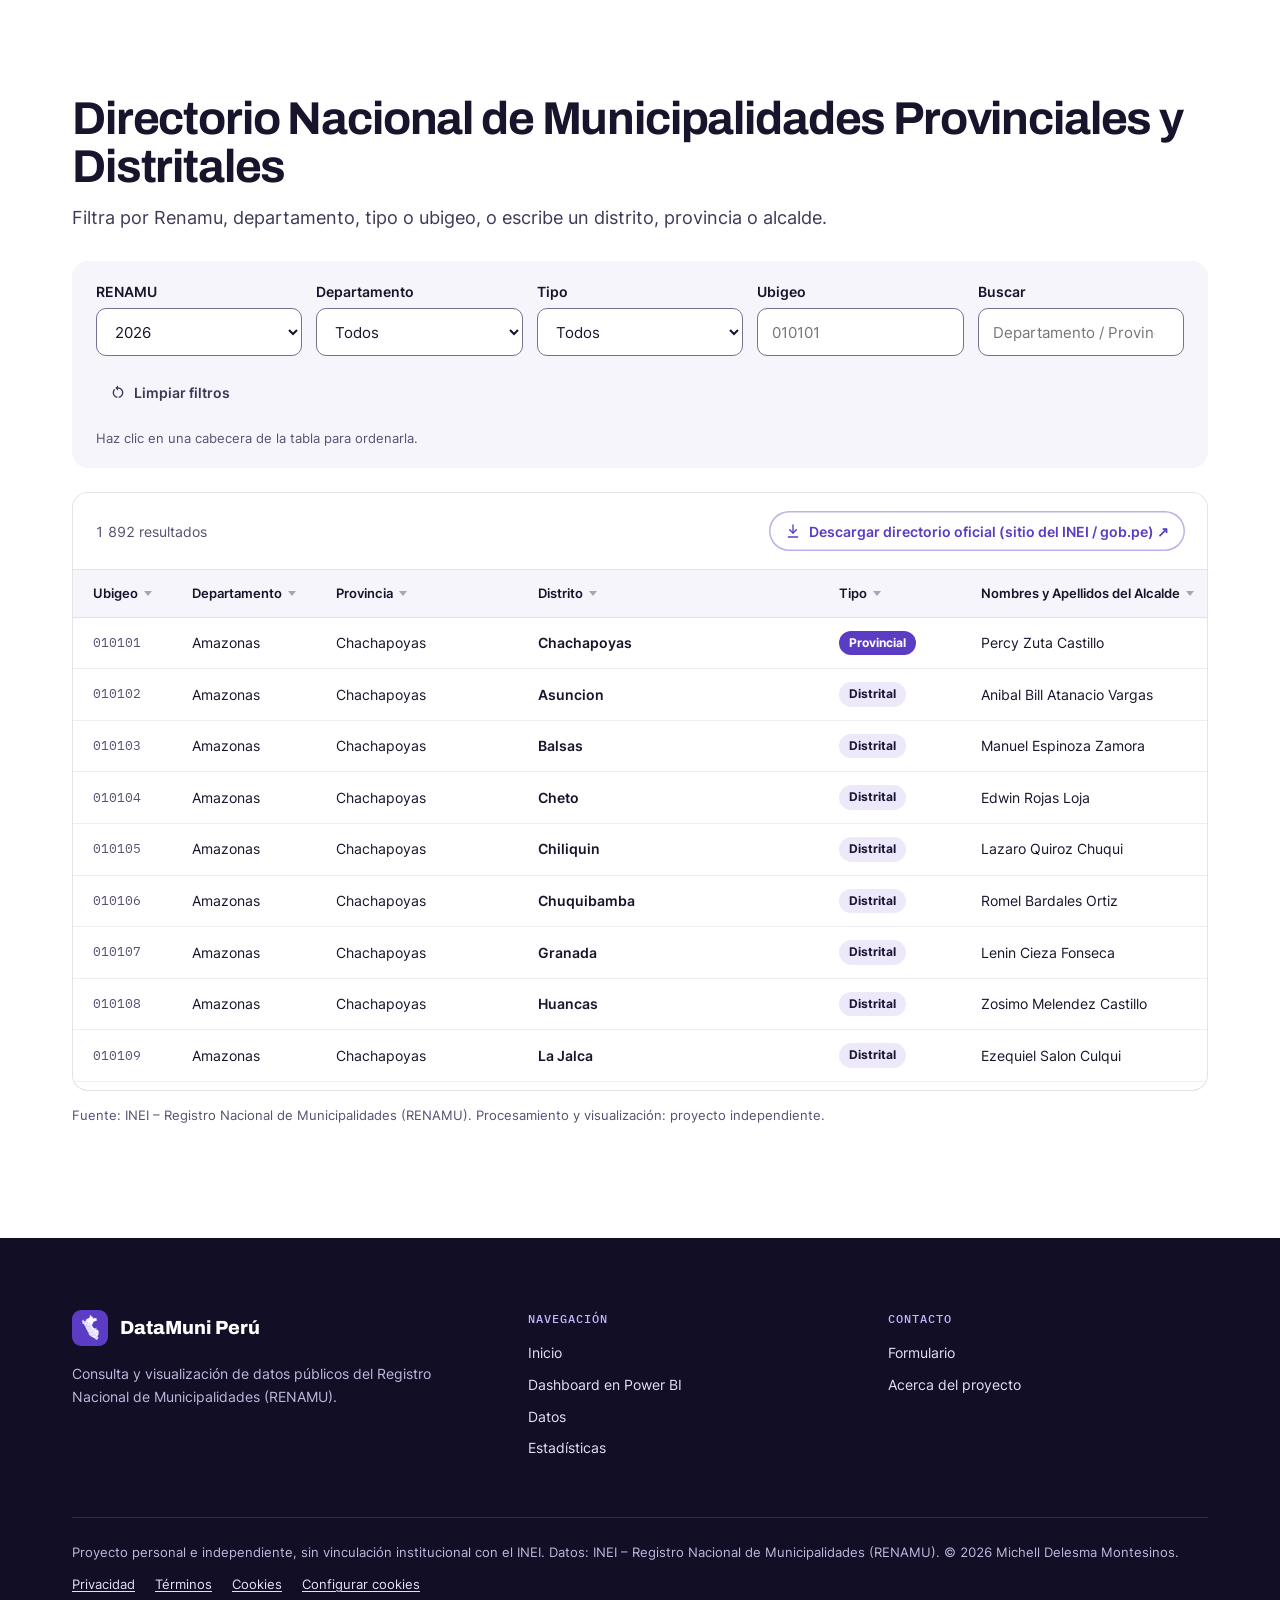
<file: dashboard.html>
<!DOCTYPE html>
<html lang="es">
<head>
    <meta charset="UTF-8">
    <meta name="viewport" content="width=device-width, initial-scale=1.0">
    <title>Dashboard en Power BI | DataMuni Perú</title>
    <meta name="description" content="Panel interactivo del RENAMU: reporte Power BI y buscador de las 1 892 municipalidades del Perú por ubigeo, departamento, tipo y alcalde, 2021–2026.">
    <meta name="theme-color" content="#1C1638">
    <link rel="canonical" href="https://michaeldm05.github.io/dashboard.html">
    <meta property="og:type" content="website">
    <meta property="og:site_name" content="DataMuni Perú">
    <meta property="og:locale" content="es_PE">
    <meta property="og:title" content="Dashboard en Power BI | DataMuni Perú">
    <meta property="og:description" content="Reporte Power BI y buscador de las 1 892 municipalidades del Perú por ubigeo, departamento, tipo y alcalde.">
    <meta property="og:url" content="https://michaeldm05.github.io/dashboard.html">
    <meta property="og:image" content="https://michaeldm05.github.io/og-image.png">
    <meta property="og:image:width" content="1200">
    <meta property="og:image:height" content="630">
    <meta name="twitter:card" content="summary_large_image">
    <meta name="twitter:title" content="Dashboard en Power BI | DataMuni Perú">
    <meta name="twitter:image" content="https://michaeldm05.github.io/og-image.png">
    <link rel="icon" href="favicon.svg" type="image/svg+xml">
    <link rel="apple-touch-icon" href="apple-touch-icon.png">
    <script type="application/ld+json">
    {
        "@context": "https://schema.org",
        "@type": "BreadcrumbList",
        "itemListElement": [
            { "@type": "ListItem", "position": 1, "name": "Inicio", "item": "https://michaeldm05.github.io/index.html" },
            { "@type": "ListItem", "position": 2, "name": "Dashboard en Power BI", "item": "https://michaeldm05.github.io/dashboard.html" }
        ]
    }
    </script>
    <link rel="stylesheet" href="css/fonts.css">
    <link rel="stylesheet" href="css/style.css">
    <!-- Adelanta la descarga de la versión ligera del año por defecto: no bloquea
         el render y evita esperar a que corra el JS para empezar a pedirla. -->
    <link rel="preload" as="script" href="data/municipios_2026_lite.js">
</head>
<body>
    <a class="skip-link" href="#contenido">Saltar al contenido</a>

    <!-- Franja de aviso: proyecto personal e independiente -->
    <div class="topbar">
        <div class="container topbar-inner">
            <span class="topbar-org"><span class="topbar-dot" aria-hidden="true"></span>Proyecto personal e independiente · Datos públicos del INEI (RENAMU)</span>
            <span class="topbar-links"><a href="acerca.html">Acerca del proyecto</a></span>
        </div>
    </div>

    <!-- Navbar -->
    <nav class="navbar" id="navbar" aria-label="Navegación principal">
        <div class="navbar-inner">
            <a href="index.html" class="navbar-logo">
                <span class="navbar-logo-icon" aria-hidden="true"><img src="img/logo-datamuni.svg" alt="" width="20" height="29"></span>
                <span class="navbar-logo-text"><span class="navbar-logo-name">DataMuni Perú</span><span class="navbar-logo-sub">Datos públicos del RENAMU</span></span>
            </a>
            <button class="nav-toggle" id="navToggle" aria-expanded="false" aria-controls="navLinks" aria-label="Abrir menú de navegación">
                <span class="material-icons icon-open" aria-hidden="true">menu</span>
                <span class="material-icons icon-close" aria-hidden="true">close</span>
            </button>
            <ul class="navbar-links" id="navLinks">
                <li><a href="index.html">Inicio</a></li>
                <li><a href="dashboard.html" class="active" aria-current="page">Dashboard en Power BI</a></li>
                <li><a href="datos.html">Datos</a></li>
                <li><a href="estadisticas.html">Estadísticas</a></li>
                <li><a href="contacto.html">Contacto</a></li>
                <li class="navbar-cta-item"><a href="datos.html#descargas" class="navbar-cta"><svg width="16" height="16" viewBox="0 0 24 24" fill="none" stroke="currentColor" stroke-width="2" stroke-linecap="round" stroke-linejoin="round" aria-hidden="true"><path d="M12 3v12"/><path d="m7 10 5 5 5-5"/><path d="M5 21h14"/></svg>Descargar datos</a></li>
            </ul>
        </div>
    </nav>

    <!-- Page Header -->
    <div class="page-header">
        <div class="container">
            <nav class="breadcrumb" aria-label="Ruta de navegación"><a href="index.html">Inicio</a><span aria-hidden="true">/</span><span>Dashboard en Power BI</span></nav>
            <h1>Dashboard en Power BI</h1>
            <p>Indicadores municipales interactivos del RENAMU 2021 al 2026. En la parte inferior se encuentra el directorio con las 1&nbsp;892 municipalidades.</p>
            <h2 class="sr-only">Indicadores clave</h2>
            <div class="stats-grid header-kpis">
                <div class="stat-item">
                    <div class="stat-item-number" id="totalMuni">0</div>
                    <div class="stat-item-label">Municipalidades provinciales y distritales</div>
                </div>
                <div class="stat-item">
                    <div class="stat-item-number" id="totalDept">0</div>
                    <div class="stat-item-label">Departamentos</div>
                </div>
                <div class="stat-item">
                    <div class="stat-item-number" id="totalProvConst">0</div>
                    <div class="stat-item-label">Provincia Constitucional</div>
                </div>
                <div class="stat-item">
                    <div class="stat-item-number" id="promedioPCs">0</div>
                    <div class="stat-item-label">PC operativas por municipalidad</div>
                </div>
                <div class="stat-item">
                    <div class="stat-item-number" id="pctPortal">0%</div>
                    <div class="stat-item-label">Municipalidades tienen portal de transparencia</div>
                </div>
            </div>
        </div>
    </div>

    <main id="contenido">

    <!-- Power BI -->
    <section class="section">
        <div class="container">
            <div class="powerbi-card">
                <div class="powerbi-header">
                    <div class="powerbi-header-title">
                        <span class="powerbi-live-dot" aria-hidden="true"></span>
                        <div>
                            <h3>Reporte RENAMU en Power BI</h3>
                            <div class="powerbi-subtitle">Acceso público · publicado en la web</div>
                        </div>
                    </div>
                    <div class="powerbi-header-actions">
                        <button class="powerbi-icon-btn" title="Recargar reporte" aria-label="Recargar reporte" onclick="recargarPowerBI()">
                            <span class="material-icons" aria-hidden="true">refresh</span><span>Recargar</span>
                        </button>
                        <button class="powerbi-icon-btn" title="Pantalla completa" aria-label="Ver en pantalla completa" onclick="pantallaCompletaPowerBI()">
                            <span class="material-icons" aria-hidden="true">fullscreen</span><span>Pantalla completa</span>
                        </button>
                    </div>
                </div>
                <div class="powerbi-wrapper" id="powerbiWrapper">
                    <div class="powerbi-loading" id="powerbiLoading">
                        <span>Cargando reporte…</span>
                        <div class="powerbi-loading-bar"><span></span></div>
                    </div>
                    <iframe
                        id="powerbiFrame"
                        title="RENAMU - Reporte Power BI"
                        src="https://app.powerbi.com/view?r=eyJrIjoiYmJkMzA2ODUtZGY1Ny00NjlkLWE5OWQtNzU2MjQxNzljOTRmIiwidCI6IjQxMzgzODJlLWI1MTEtNDZhZC04ZjFmLWExMjIzZGE1ZDU3MCIsImMiOjR9"
                        frameborder="0"
                        allowfullscreen
                        loading="lazy"
                        onload="if (window.powerBICargado) powerBICargado(); else this.previousElementSibling.style.display='none';">
                    </iframe>
                </div>
            </div>
            <p class="powerbi-privacy-note">
                <span class="material-icons" aria-hidden="true">info</span>
                <span>
                    Este reporte lo sirve Microsoft Power BI, que puede usar sus propias cookies y recibir tu
                    dirección IP. Más información en la <a href="cookies.html#terceros">Política de Cookies</a>.
                </span>
            </p>
            <p class="filter-hint">Fuente: INEI – Registro Nacional de Municipalidades (RENAMU). Procesamiento y visualización: proyecto independiente.</p>
        </div>
    </section>

    <!-- Filters -->
    <section class="section" id="directorio" style="padding-top:0;">
        <div class="container">
            <h2 class="subsection-title">Directorio Nacional de Municipalidades Provinciales y Distritales</h2>
            <p class="subsection-subtitle">Filtra por Renamu, departamento, tipo o ubigeo, o escribe un distrito, provincia o alcalde.</p>
            <div class="filter-bar">
                <div class="filter-grid">
                    <div class="filter-group">
                        <label for="filtroAnio">RENAMU</label>
                        <select class="filter-select" id="filtroAnio"></select>
                    </div>
                    <div class="filter-group">
                        <label for="filtroDepto">Departamento</label>
                        <select class="filter-select" id="filtroDepto">
                            <option value="">Todos</option>
                        </select>
                    </div>
                    <div class="filter-group">
                        <label for="filtroTipo">Tipo</label>
                        <select class="filter-select" id="filtroTipo">
                            <option value="">Todos</option>
                            <option value="M">Metropolitana</option>
                            <option value="1">Provincial</option>
                            <option value="2">Distrital</option>
                        </select>
                    </div>
                    <div class="filter-group">
                        <label for="filtroUbigeo">Ubigeo</label>
                        <input type="text" inputmode="numeric" class="filter-input" id="filtroUbigeo" placeholder="010101">
                    </div>
                    <div class="filter-group">
                        <label for="busqueda">Buscar</label>
                        <input type="search" class="filter-input" id="busqueda" placeholder="Departamento / Provincia / Distrito">
                    </div>
                    <div class="filter-group filter-actions">
                        <button class="btn btn-ghost btn-sm" id="limpiarFiltros" type="button">
                            <span class="material-icons" style="font-size:16px;" aria-hidden="true">restart_alt</span>
                            Limpiar filtros
                        </button>
                    </div>
                </div>
                <p class="filter-hint">Haz clic en una cabecera de la tabla para ordenarla.</p>
            </div>

            <!-- Table -->
            <div class="table-container">
                <div class="table-top-bar">
                    <div class="table-top-bar-meta">
                        <span class="table-scroll-hint">
                            <span class="material-icons" style="font-size:14px;" aria-hidden="true">swipe</span>
                            Desliza para ver más
                        </span>
                        <span class="table-count" id="resultadosCount" aria-live="polite"></span>
                    </div>
                    <a class="btn btn-outline btn-sm" id="descargaDirectorio" href="https://cdn.www.gob.pe/uploads/document/file/9915971/8058591-cuadros-excel-directorio-nacional-de-gobiernos-regionales-municipalidades-provinciales-distritales-y-de-centros-poblados-2026.zip?v=1778013297" download rel="noopener" title="Cuadros Excel del Directorio Nacional de Gobiernos Regionales, Municipalidades Provinciales, Distritales y de Centros Poblados 2026 (ZIP, gob.pe)">
                        <svg width="16" height="16" viewBox="0 0 24 24" fill="none" stroke="currentColor" stroke-width="2" stroke-linecap="round" stroke-linejoin="round" aria-hidden="true"><path d="M12 3v12"/><path d="m7 10 5 5 5-5"/><path d="M5 21h14"/></svg>
                        <span id="descargaDirectorioTexto">Descargar directorio oficial (sitio del INEI / gob.pe) ↗</span>
                    </a>
                </div>
                <div class="table-scroll">
                    <table class="data-table">
                        <caption class="sr-only">Municipalidades del registro RENAMU según los filtros aplicados</caption>
                        <thead>
                            <tr>
                                <th data-campo="ubigeo" tabindex="0" aria-sort="none">Ubigeo</th>
                                <th data-campo="departamento" tabindex="0" aria-sort="none">Departamento</th>
                                <th data-campo="provincia" tabindex="0" aria-sort="none">Provincia</th>
                                <th data-campo="distrito" tabindex="0" aria-sort="none">Distrito</th>
                                <th data-campo="tipo_municipalidad" tabindex="0" aria-sort="none">Tipo</th>
                                <th data-campo="nombre_alcalde" tabindex="0" aria-sort="none">Nombres y Apellidos del Alcalde</th>
                                <th data-campo="sexo_alcalde" tabindex="0" aria-sort="none">Sexo</th>
                                <th data-campo="direccion" tabindex="0" aria-sort="none">Dirección</th>
                                <th data-campo="codigo_ciudad" tabindex="0" aria-sort="none">Código de ciudad</th>
                                <th data-campo="telefonos" tabindex="0" aria-sort="none">Teléfonos</th>
                                <th data-campo="correo" tabindex="0" aria-sort="none">Correo Electrónico</th>
                            </tr>
                        </thead>
                        <tbody id="tablaBody">
                            <tr>
                                <td colspan="11" class="table-state">
                                    <span class="table-state-spinner" aria-hidden="true"></span>
                                    Cargando datos…
                                </td>
                            </tr>
                        </tbody>
                    </table>
                </div>
            </div>
            <p class="filter-hint" id="directorioNota" hidden></p>
        </div>
    </section>
    </main>

    <!-- Footer -->
    <footer class="footer">
        <div class="container">
            <div class="footer-grid">
                <div class="footer-brand">
                    <span class="footer-logo"><span class="navbar-logo-icon" aria-hidden="true"><img src="img/logo-datamuni.svg" alt="" width="20" height="29"></span>DataMuni Perú</span>
                    <p>Consulta y visualización de datos públicos del Registro Nacional de Municipalidades (RENAMU).</p>
                </div>
                <div>
                    <h2>Navegación</h2>
                    <ul class="footer-links">
                        <li><a href="index.html">Inicio</a></li>
                        <li><a href="dashboard.html">Dashboard en Power BI</a></li>
                        <li><a href="datos.html">Datos</a></li>
                        <li><a href="estadisticas.html">Estadísticas</a></li>
                    </ul>
                </div>
                <div>
                    <h2>Contacto</h2>
                    <ul class="footer-links">
                        <li><a href="contacto.html">Formulario</a></li>
                        <li><a href="acerca.html">Acerca del proyecto</a></li>
                    </ul>
                </div>
            </div>
            <div class="footer-bottom">
                <span>Proyecto personal e independiente, sin vinculación institucional con el INEI. Datos: INEI – Registro Nacional de Municipalidades (RENAMU). © 2026 Michell Delesma Montesinos.</span>
                <nav aria-label="Información legal">
                    <ul class="footer-legal">
                        <li><a href="privacidad.html">Privacidad</a></li>
                        <li><a href="terminos.html">Términos</a></li>
                        <li><a href="cookies.html">Cookies</a></li>
                        <li><button type="button" data-abrir-cookies>Configurar cookies</button></li>
                    </ul>
                </nav>
            </div>
        </div>
    </footer>

    <div class="toast" id="toast" role="status" aria-live="polite">
        <span class="material-icons toast-icon" aria-hidden="true">check_circle</span>
        <span id="toastMessage"></span>
    </div>

    <script src="data/municipios.js"></script>
    <script type="text/plain" data-consent="analitica" data-src="js/vendor/goatcounter.js" data-goatcounter="https://michellalex.goatcounter.com/count"></script>
    <script src="js/consent.js"></script>
    <script src="js/main.js"></script>
    <script src="js/dashboard.js"></script>
</body>
</html>
</file>
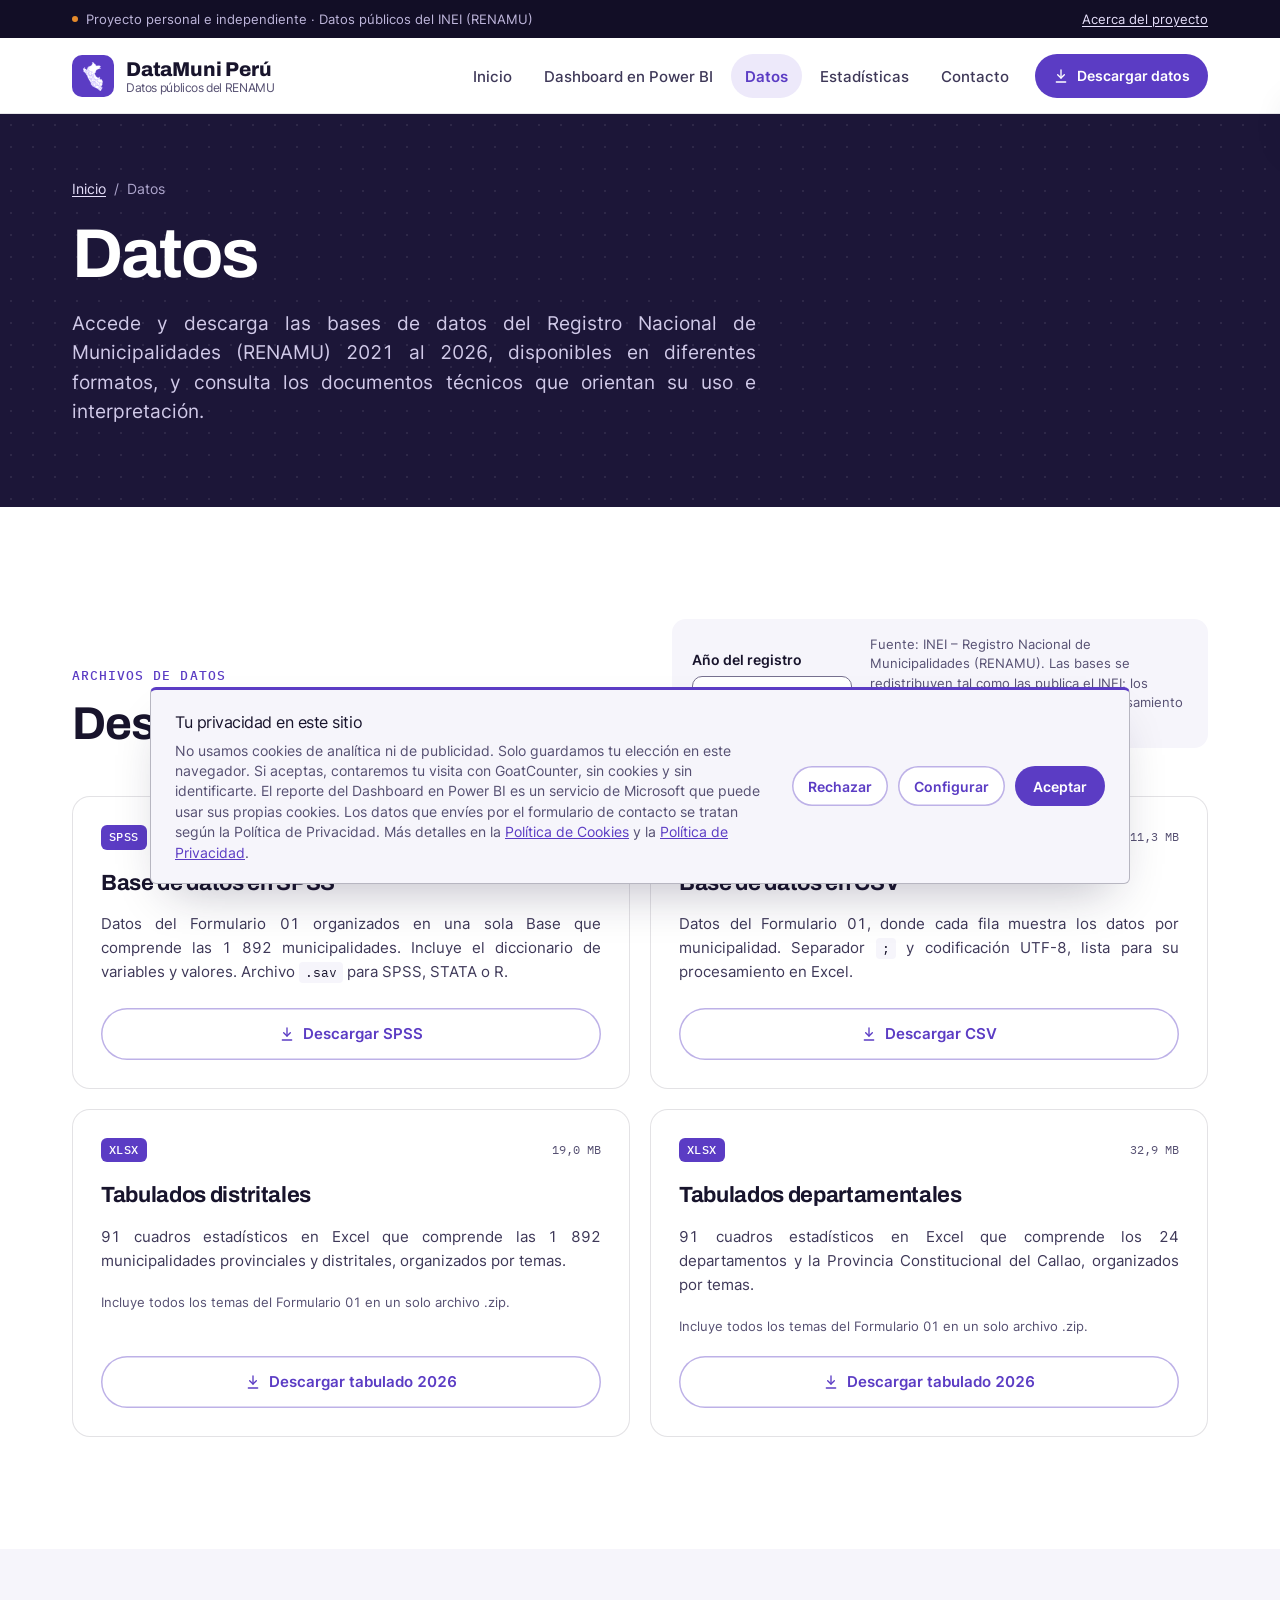
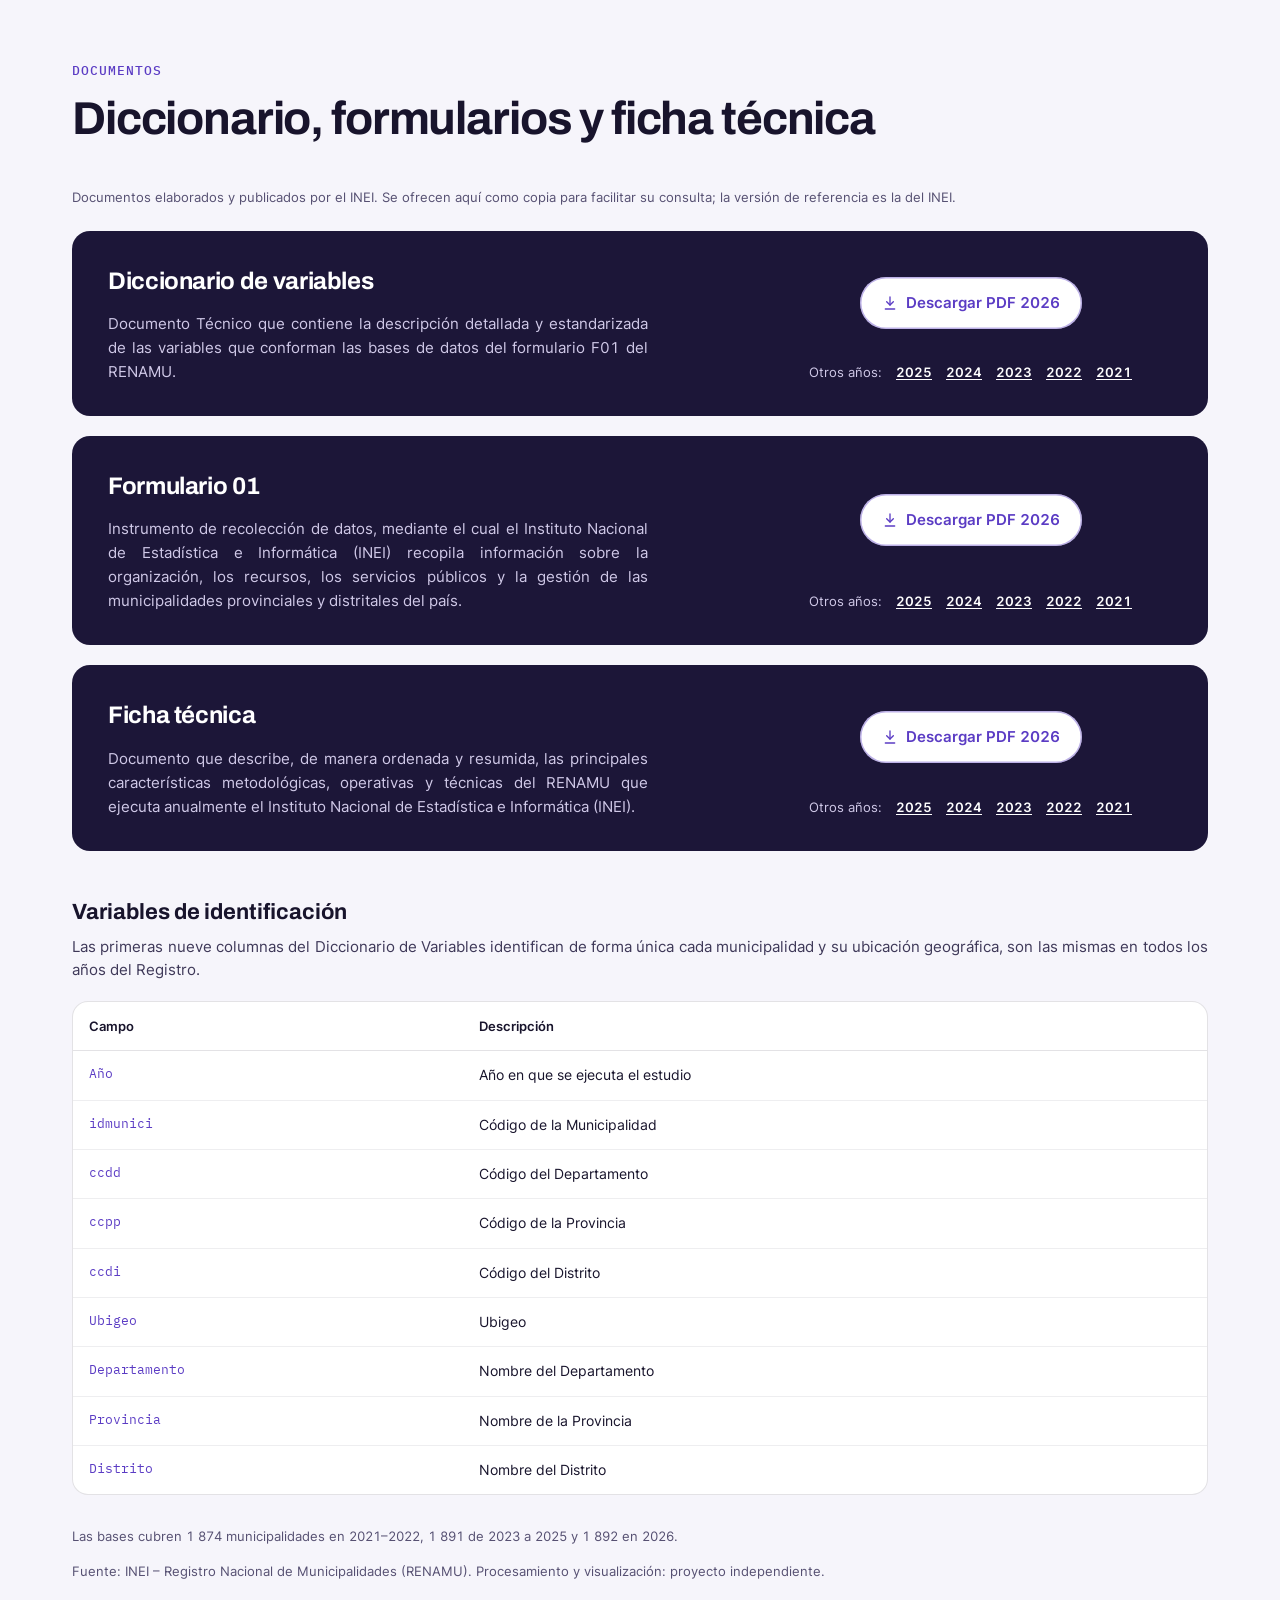
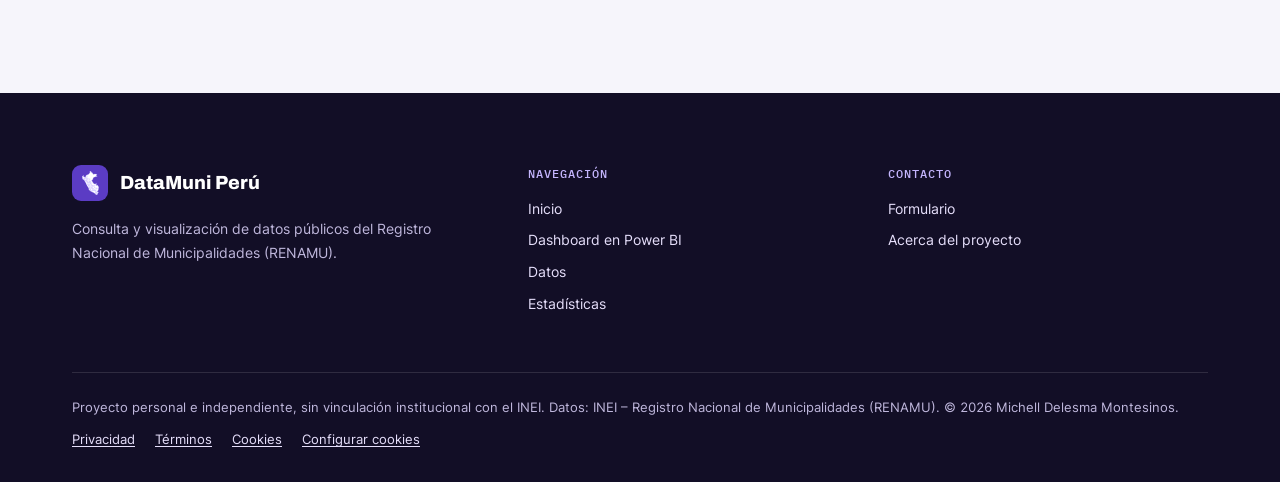
<file: datos.html>
<!DOCTYPE html>
<html lang="es">
<head>
    <meta charset="UTF-8">
    <meta name="viewport" content="width=device-width, initial-scale=1.0">
    <meta http-equiv="Content-Security-Policy" content="default-src 'self'; style-src 'self' 'unsafe-inline'; img-src 'self' data: https://michellalex.goatcounter.com; font-src 'self'; frame-src 'none'; object-src 'none'; base-uri 'self'; form-action 'self'; script-src 'self' 'unsafe-eval'; connect-src 'self' https://michellalex.goatcounter.com">
    <meta name="referrer" content="strict-origin-when-cross-origin">
    <title>Datos | DataMuni Perú</title>
    <meta name="description" content="Descarga las bases del RENAMU en SPSS y CSV, los tabulados distritales y departamentales, y el diccionario de variables publicado por el INEI, años 2021 a 2026.">
    <meta name="theme-color" content="#1C1638">
    <link rel="canonical" href="https://michaeldm05.github.io/datos.html">
    <meta property="og:type" content="website">
    <meta property="og:site_name" content="DataMuni Perú">
    <meta property="og:locale" content="es_PE">
    <meta property="og:title" content="Datos | DataMuni Perú">
    <meta property="og:description" content="Bases del RENAMU en SPSS y CSV, tabulados distritales y departamentales, y el diccionario de variables del INEI en PDF, años 2021 a 2026.">
    <meta property="og:url" content="https://michaeldm05.github.io/datos.html">
    <meta property="og:image" content="https://michaeldm05.github.io/og-image.png">
    <meta property="og:image:width" content="1200">
    <meta property="og:image:height" content="630">
    <meta name="twitter:card" content="summary_large_image">
    <meta name="twitter:title" content="Datos | DataMuni Perú">
    <meta name="twitter:image" content="https://michaeldm05.github.io/og-image.png">
    <link rel="icon" href="favicon.svg" type="image/svg+xml">
    <link rel="apple-touch-icon" href="apple-touch-icon.png">
    <script type="application/ld+json">
    {
        "@context": "https://schema.org",
        "@type": "BreadcrumbList",
        "itemListElement": [
            { "@type": "ListItem", "position": 1, "name": "Inicio", "item": "https://michaeldm05.github.io/index.html" },
            { "@type": "ListItem", "position": 2, "name": "Datos", "item": "https://michaeldm05.github.io/datos.html" }
        ]
    }
    </script>
    <link rel="stylesheet" href="css/fonts.css">
    <link rel="stylesheet" href="css/style.css">
</head>
<body>
    <a class="skip-link" href="#contenido">Saltar al contenido</a>

    <!-- Franja de aviso: proyecto personal e independiente -->
    <div class="topbar">
        <div class="container topbar-inner">
            <span class="topbar-org"><span class="topbar-dot" aria-hidden="true"></span>Proyecto personal e independiente · Datos públicos del INEI (RENAMU)</span>
            <span class="topbar-links"><a href="acerca.html">Acerca del proyecto</a></span>
        </div>
    </div>

    <!-- Navbar -->
    <nav class="navbar" id="navbar" aria-label="Navegación principal">
        <div class="navbar-inner">
            <a href="index.html" class="navbar-logo">
                <span class="navbar-logo-icon" aria-hidden="true"><img src="img/logo-datamuni.svg" alt="" width="20" height="29"></span>
                <span class="navbar-logo-text"><span class="navbar-logo-name">DataMuni Perú</span><span class="navbar-logo-sub">Datos públicos del RENAMU</span></span>
            </a>
            <button class="nav-toggle" id="navToggle" aria-expanded="false" aria-controls="navLinks" aria-label="Abrir menú de navegación">
                <span class="material-icons icon-open" aria-hidden="true">menu</span>
                <span class="material-icons icon-close" aria-hidden="true">close</span>
            </button>
            <ul class="navbar-links" id="navLinks">
                <li><a href="index.html">Inicio</a></li>
                <li><a href="dashboard.html">Dashboard en Power BI</a></li>
                <li><a href="datos.html" class="active" aria-current="page">Datos</a></li>
                <li><a href="estadisticas.html">Estadísticas</a></li>
                <li><a href="contacto.html">Contacto</a></li>
                <li class="navbar-cta-item"><a href="datos.html#descargas" class="navbar-cta"><svg width="16" height="16" viewBox="0 0 24 24" fill="none" stroke="currentColor" stroke-width="2" stroke-linecap="round" stroke-linejoin="round" aria-hidden="true"><path d="M12 3v12"/><path d="m7 10 5 5 5-5"/><path d="M5 21h14"/></svg>Descargar datos</a></li>
            </ul>
        </div>
    </nav>

    <div class="page-header">
        <div class="container">
            <nav class="breadcrumb" aria-label="Ruta de navegación"><a href="index.html">Inicio</a><span aria-hidden="true">/</span><span>Datos</span></nav>
            <h1>Datos</h1>
            <p class="texto-justificado">Accede y descarga las bases de datos del Registro Nacional de Municipalidades (RENAMU) 2021 al 2026, disponibles en diferentes formatos, y consulta los documentos técnicos que orientan su uso e interpretación.</p>
        </div>
    </div>

    <main id="contenido">
    <!-- Downloads -->
    <section class="section" id="descargas">
        <div class="container">
            <div class="section-header section-header--tool">
                <div>
                    <span class="section-label">Archivos de datos</span>
                    <h2 class="section-title">Descargas</h2>
                </div>
                <div class="download-bar">
                    <div class="filter-group">
                        <label for="anioDescarga">Año del registro</label>
                        <select class="filter-select" id="anioDescarga">
                            <option value="2026" selected>2026</option>
                            <option value="2025">2025</option>
                            <option value="2024">2024</option>
                            <option value="2023">2023</option>
                            <option value="2022">2022</option>
                            <option value="2021">2021</option>
                        </select>
                    </div>
                    <p class="download-note">
                        Fuente: INEI – Registro Nacional de Municipalidades (RENAMU). Las bases se redistribuyen tal como
                        las publica el INEI; los tabulados, comprimidos en <code>.zip</code>. Procesamiento y
                        organización: proyecto independiente.
                    </p>
                </div>
            </div>

            <div class="cards-grid cards-grid--4">
                <div class="card download-card">
                    <div class="download-meta"><span class="format-chip">SPSS</span><span data-peso="spss">1,8&nbsp;MB</span></div>
                    <h3>Base de datos en SPSS</h3>
                    <p class="texto-justificado">
                        Datos del Formulario 01 organizados en una sola Base que comprende las 1&nbsp;892 municipalidades.
                        Incluye el diccionario de variables y valores. Archivo <code>.sav</code> para SPSS, STATA o R.
                    </p>
                    <a class="btn btn-secondary btn-block" id="btnSpss" href="descargas/2026/renamu_2026_spss.zip" download>
                        <svg width="16" height="16" viewBox="0 0 24 24" fill="none" stroke="currentColor" stroke-width="2" stroke-linecap="round" stroke-linejoin="round" aria-hidden="true"><path d="M12 3v12"/><path d="m7 10 5 5 5-5"/><path d="M5 21h14"/></svg> Descargar SPSS
                    </a>
                </div>
                <div class="card download-card">
                    <div class="download-meta"><span class="format-chip format-chip--dark">CSV</span><span data-peso="csv">1,5&nbsp;MB</span></div>
                    <h3>Base de datos en CSV</h3>
                    <p class="texto-justificado">
                        Datos del Formulario 01, donde cada fila muestra los datos por municipalidad.
                        Separador <code>;</code> y codificación UTF-8, lista para su procesamiento en Excel.
                    </p>
                    <a class="btn btn-secondary btn-block" id="btnCsv" href="descargas/2026/renamu_2026_csv.zip" download>
                        <svg width="16" height="16" viewBox="0 0 24 24" fill="none" stroke="currentColor" stroke-width="2" stroke-linecap="round" stroke-linejoin="round" aria-hidden="true"><path d="M12 3v12"/><path d="m7 10 5 5 5-5"/><path d="M5 21h14"/></svg> Descargar CSV
                    </a>
                </div>
                <div class="card download-card" data-tabulado="distrital">
                    <div class="download-meta"><span class="format-chip">XLSX</span><span data-meta>15 temas</span></div>
                    <h3>Tabulados distritales</h3>
                    <p class="texto-justificado">91 cuadros estadísticos en Excel que comprende las 1&nbsp;892 municipalidades provinciales y distritales, organizados por temas.</p>
                    <div class="tabulado-control" data-control>
                        <label for="temaDistrital">Tema</label>
                        <select class="filter-select" id="temaDistrital"></select>
                    </div>
                    <p class="tabulado-aviso" hidden>Por ahora el tabulado solo está publicado para 2021.</p>
                    <p class="tabulado-aviso tabulado-drive" hidden>Incluye todos los temas del Formulario 01 en un solo archivo .zip.</p>
                    <a class="btn btn-secondary btn-block" href="descargas/2021/tabulados/tabulado_distrital_2021_01_equipamiento-tic.zip" download>
                        <svg width="16" height="16" viewBox="0 0 24 24" fill="none" stroke="currentColor" stroke-width="2" stroke-linecap="round" stroke-linejoin="round" aria-hidden="true"><path d="M12 3v12"/><path d="m7 10 5 5 5-5"/><path d="M5 21h14"/></svg> <span class="btn-texto">Descargar tabulado 2021</span>
                    </a>
                </div>
                <div class="card download-card" data-tabulado="departamental">
                    <div class="download-meta"><span class="format-chip">XLSX</span><span data-meta>15 temas</span></div>
                    <h3>Tabulados departamentales</h3>
                    <p class="texto-justificado">91 cuadros estadísticos en Excel que comprende los 24 departamentos y la Provincia Constitucional del Callao, organizados por temas.</p>
                    <div class="tabulado-control" data-control>
                        <label for="temaDepartamental">Tema</label>
                        <select class="filter-select" id="temaDepartamental"></select>
                    </div>
                    <p class="tabulado-aviso" hidden>Por ahora el tabulado solo está publicado para 2021.</p>
                    <p class="tabulado-aviso tabulado-drive" hidden>Incluye todos los temas del Formulario 01 en un solo archivo .zip.</p>
                    <a class="btn btn-secondary btn-block" href="descargas/2021/tabulados/tabulado_departamental_2021_01_equipamiento-tic.zip" download>
                        <svg width="16" height="16" viewBox="0 0 24 24" fill="none" stroke="currentColor" stroke-width="2" stroke-linecap="round" stroke-linejoin="round" aria-hidden="true"><path d="M12 3v12"/><path d="m7 10 5 5 5-5"/><path d="M5 21h14"/></svg> <span class="btn-texto">Descargar tabulado 2021</span>
                    </a>
                </div>
            </div>
        </div>
    </section>

    <!-- Data dictionary -->
    <section class="section section-light" id="diccionario">
        <div class="container">
            <div class="section-header section-header--solo">
                <div>
                    <span class="section-label">Documentos</span>
                    <h2 class="section-title">Diccionario, formularios y ficha técnica</h2>
                </div>
            </div>
            <p class="download-note" style="max-width:none;margin-bottom:24px;">
                Documentos elaborados y publicados por el INEI. Se ofrecen aquí como copia para facilitar su consulta;
                la versión de referencia es la del INEI.
            </p>

            <!-- PDF publicados por el INEI: diccionario, formulario y ficha técnica -->
            <div class="pdf-card">
                <div>
                    <h3>Diccionario de variables</h3>
                    <p class="texto-justificado">
                        Documento Técnico que contiene la descripción detallada y estandarizada de las variables que
                        conforman las bases de datos del formulario F01 del RENAMU.
                    </p>
                    <div class="pdf-card-actions">
                        <a class="btn btn-secondary" href="docs/renamu_diccionario_2026.pdf" download>
                            <svg width="16" height="16" viewBox="0 0 24 24" fill="none" stroke="currentColor" stroke-width="2" stroke-linecap="round" stroke-linejoin="round" aria-hidden="true"><path d="M12 3v12"/><path d="m7 10 5 5 5-5"/><path d="M5 21h14"/></svg>
                            Descargar PDF 2026
                        </a>
                        <div class="pdf-alt-years">
                            <span>Otros años:</span>
                            <a href="docs/renamu_diccionario_2025.pdf" download>2025</a>
                            <a href="docs/renamu_diccionario_2024.pdf" download>2024</a>
                            <a href="docs/renamu_diccionario_2023.pdf" download>2023</a>
                            <a href="docs/renamu_diccionario_2022.pdf" download>2022</a>
                            <a href="docs/renamu_diccionario_2021.pdf" download>2021</a>
                        </div>
                    </div>
                </div>
            </div>

            <div class="pdf-card">
                <div>
                    <h3>Formulario 01</h3>
                    <p class="texto-justificado">
                        Instrumento de recolección de datos, mediante el cual el Instituto Nacional de Estadística e Informática (INEI) recopila información sobre la organización, los recursos, los servicios públicos y la gestión de las municipalidades provinciales y distritales del país.
                    </p>
                    <div class="pdf-card-actions">
                        <a class="btn btn-secondary" href="docs/Formulario01_2026.pdf" download>
                            <svg width="16" height="16" viewBox="0 0 24 24" fill="none" stroke="currentColor" stroke-width="2" stroke-linecap="round" stroke-linejoin="round" aria-hidden="true"><path d="M12 3v12"/><path d="m7 10 5 5 5-5"/><path d="M5 21h14"/></svg>
                            Descargar PDF 2026
                        </a>
                        <div class="pdf-alt-years">
                            <span>Otros años:</span>
                            <a href="docs/Formulario01_2025.pdf" download>2025</a>
                            <a href="docs/Formulario01_2024.pdf" download>2024</a>
                            <a href="docs/Formulario01_2023.pdf" download>2023</a>
                            <a href="docs/Formulario01_2022.pdf" download>2022</a>
                            <a href="docs/Formulario01_2021.pdf" download>2021</a>
                        </div>
                    </div>
                </div>
            </div>

            <div class="pdf-card">
                <div>
                    <h3>Ficha técnica</h3>
                    <p class="texto-justificado">
                        Documento que describe, de manera ordenada y resumida, las principales características metodológicas, operativas y técnicas del RENAMU que ejecuta anualmente el Instituto Nacional de Estadística e Informática (INEI).
                    </p>
                    <div class="pdf-card-actions">
                        <a class="btn btn-secondary" href="docs/Ficha_Tecnica_2026.pdf" download>
                            <svg width="16" height="16" viewBox="0 0 24 24" fill="none" stroke="currentColor" stroke-width="2" stroke-linecap="round" stroke-linejoin="round" aria-hidden="true"><path d="M12 3v12"/><path d="m7 10 5 5 5-5"/><path d="M5 21h14"/></svg>
                            Descargar PDF 2026
                        </a>
                        <div class="pdf-alt-years">
                            <span>Otros años:</span>
                            <a href="docs/Ficha_Tecnica_2025.pdf" download>2025</a>
                            <a href="docs/Ficha_Tecnica_2024.pdf" download>2024</a>
                            <a href="docs/Ficha_Tecnica_2023.pdf" download>2023</a>
                            <a href="docs/Ficha_Tecnica_2022.pdf" download>2022</a>
                            <a href="docs/Ficha_Tecnica_2021.pdf" download>2021</a>
                        </div>
                    </div>
                </div>
            </div>

            <!-- Variables globales -->
            <h3 class="dict-subheading">Variables de identificación</h3>
            <p class="dict-subnote">
                Las primeras nueve columnas del Diccionario de Variables identifican de forma única cada
                municipalidad y su ubicación geográfica, son las mismas en todos los años del Registro.
            </p>
            <div class="table-container" style="margin-bottom:32px;">
                <div class="table-scroll" style="max-height:none;">
                    <table class="dict-table">
                        <caption class="sr-only">Variables globales de identificación del RENAMU</caption>
                        <thead>
                            <tr><th scope="col">Campo</th><th scope="col">Descripción</th></tr>
                        </thead>
                        <tbody>
                            <tr><td>Año</td><td>Año en que se ejecuta el estudio</td></tr>
                            <tr><td>idmunici</td><td>Código de la Municipalidad</td></tr>
                            <tr><td>ccdd</td><td>Código del Departamento</td></tr>
                            <tr><td>ccpp</td><td>Código de la Provincia</td></tr>
                            <tr><td>ccdi</td><td>Código del Distrito</td></tr>
                            <tr><td>Ubigeo</td><td>Ubigeo</td></tr>
                            <tr><td>Departamento</td><td>Nombre del Departamento</td></tr>
                            <tr><td>Provincia</td><td>Nombre de la Provincia</td></tr>
                            <tr><td>Distrito</td><td>Nombre del Distrito</td></tr>
                        </tbody>
                    </table>
                </div>
            </div>
            <p class="download-note" style="margin-top:16px;max-width:none;">
                Las bases cubren 1&nbsp;874
                municipalidades en 2021–2022, 1&nbsp;891 de 2023 a 2025 y 1&nbsp;892 en 2026.
            </p>
            <p class="filter-hint">Fuente: INEI – Registro Nacional de Municipalidades (RENAMU). Procesamiento y visualización: proyecto independiente.</p>
        </div>
    </section>
    </main>

    <!-- Footer -->
    <footer class="footer">
        <div class="container">
            <div class="footer-grid">
                <div class="footer-brand">
                    <span class="footer-logo"><span class="navbar-logo-icon" aria-hidden="true"><img src="img/logo-datamuni.svg" alt="" width="20" height="29"></span>DataMuni Perú</span>
                    <p>Consulta y visualización de datos públicos del Registro Nacional de Municipalidades (RENAMU).</p>
                </div>
                <div>
                    <h2>Navegación</h2>
                    <ul class="footer-links">
                        <li><a href="index.html">Inicio</a></li>
                        <li><a href="dashboard.html">Dashboard en Power BI</a></li>
                        <li><a href="datos.html">Datos</a></li>
                        <li><a href="estadisticas.html">Estadísticas</a></li>
                    </ul>
                </div>
                <div>
                    <h2>Contacto</h2>
                    <ul class="footer-links">
                        <li><a href="contacto.html">Formulario</a></li>
                        <li><a href="acerca.html">Acerca del proyecto</a></li>
                    </ul>
                </div>
            </div>
            <div class="footer-bottom">
                <span>Proyecto personal e independiente, sin vinculación institucional con el INEI. Datos: INEI – Registro Nacional de Municipalidades (RENAMU). © 2026 Michell Delesma Montesinos.</span>
                <nav aria-label="Información legal">
                    <ul class="footer-legal">
                        <li><a href="privacidad.html">Privacidad</a></li>
                        <li><a href="terminos.html">Términos</a></li>
                        <li><a href="cookies.html">Cookies</a></li>
                        <li><button type="button" data-abrir-cookies>Configurar cookies</button></li>
                    </ul>
                </nav>
            </div>
        </div>
    </footer>

    <div class="toast" id="toast" role="status" aria-live="polite">
        <span class="material-icons toast-icon" aria-hidden="true">check_circle</span>
        <span id="toastMessage"></span>
    </div>

    <script type="text/plain" data-consent="analitica" data-src="js/vendor/goatcounter.js" data-goatcounter="https://michellalex.goatcounter.com/count"></script>
    <script src="js/consent.js"></script>
    <script src="js/main.js"></script>
    <script src="js/datos.js"></script>
</body>
</html>
</file>
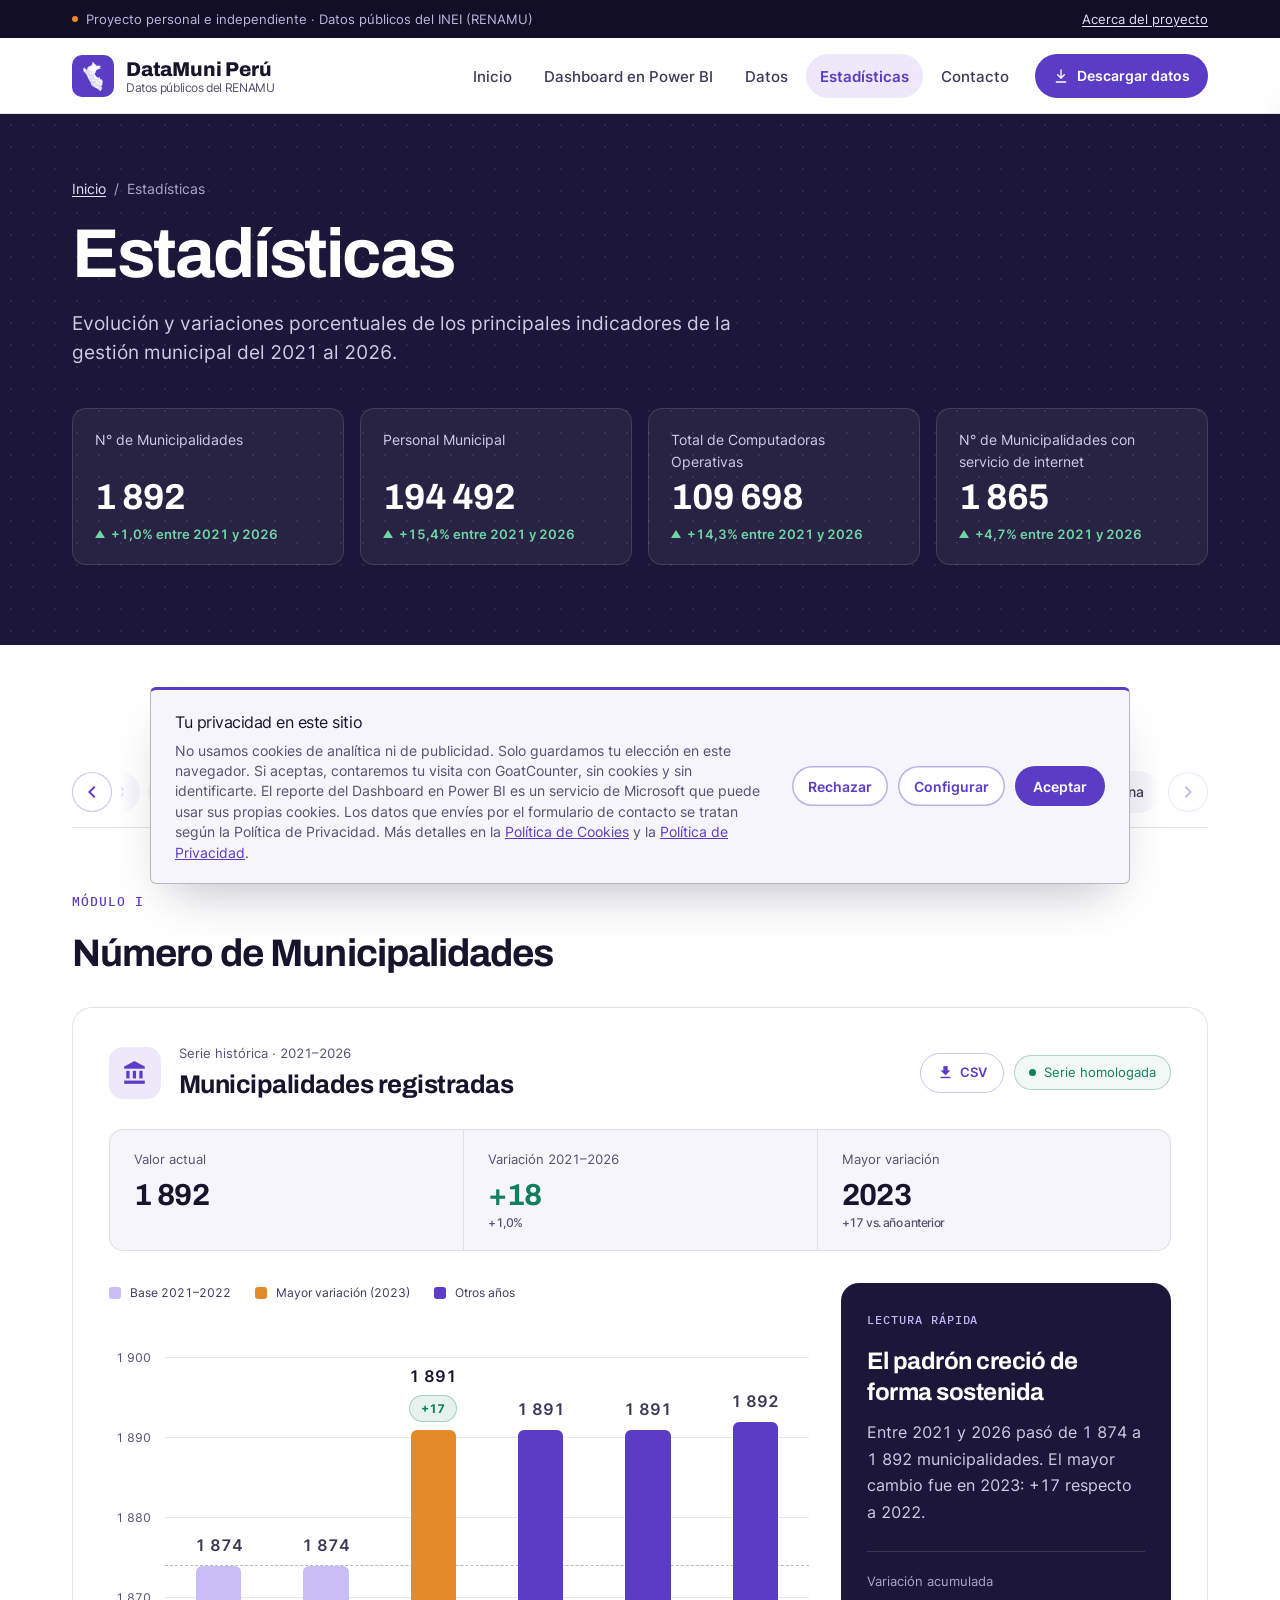
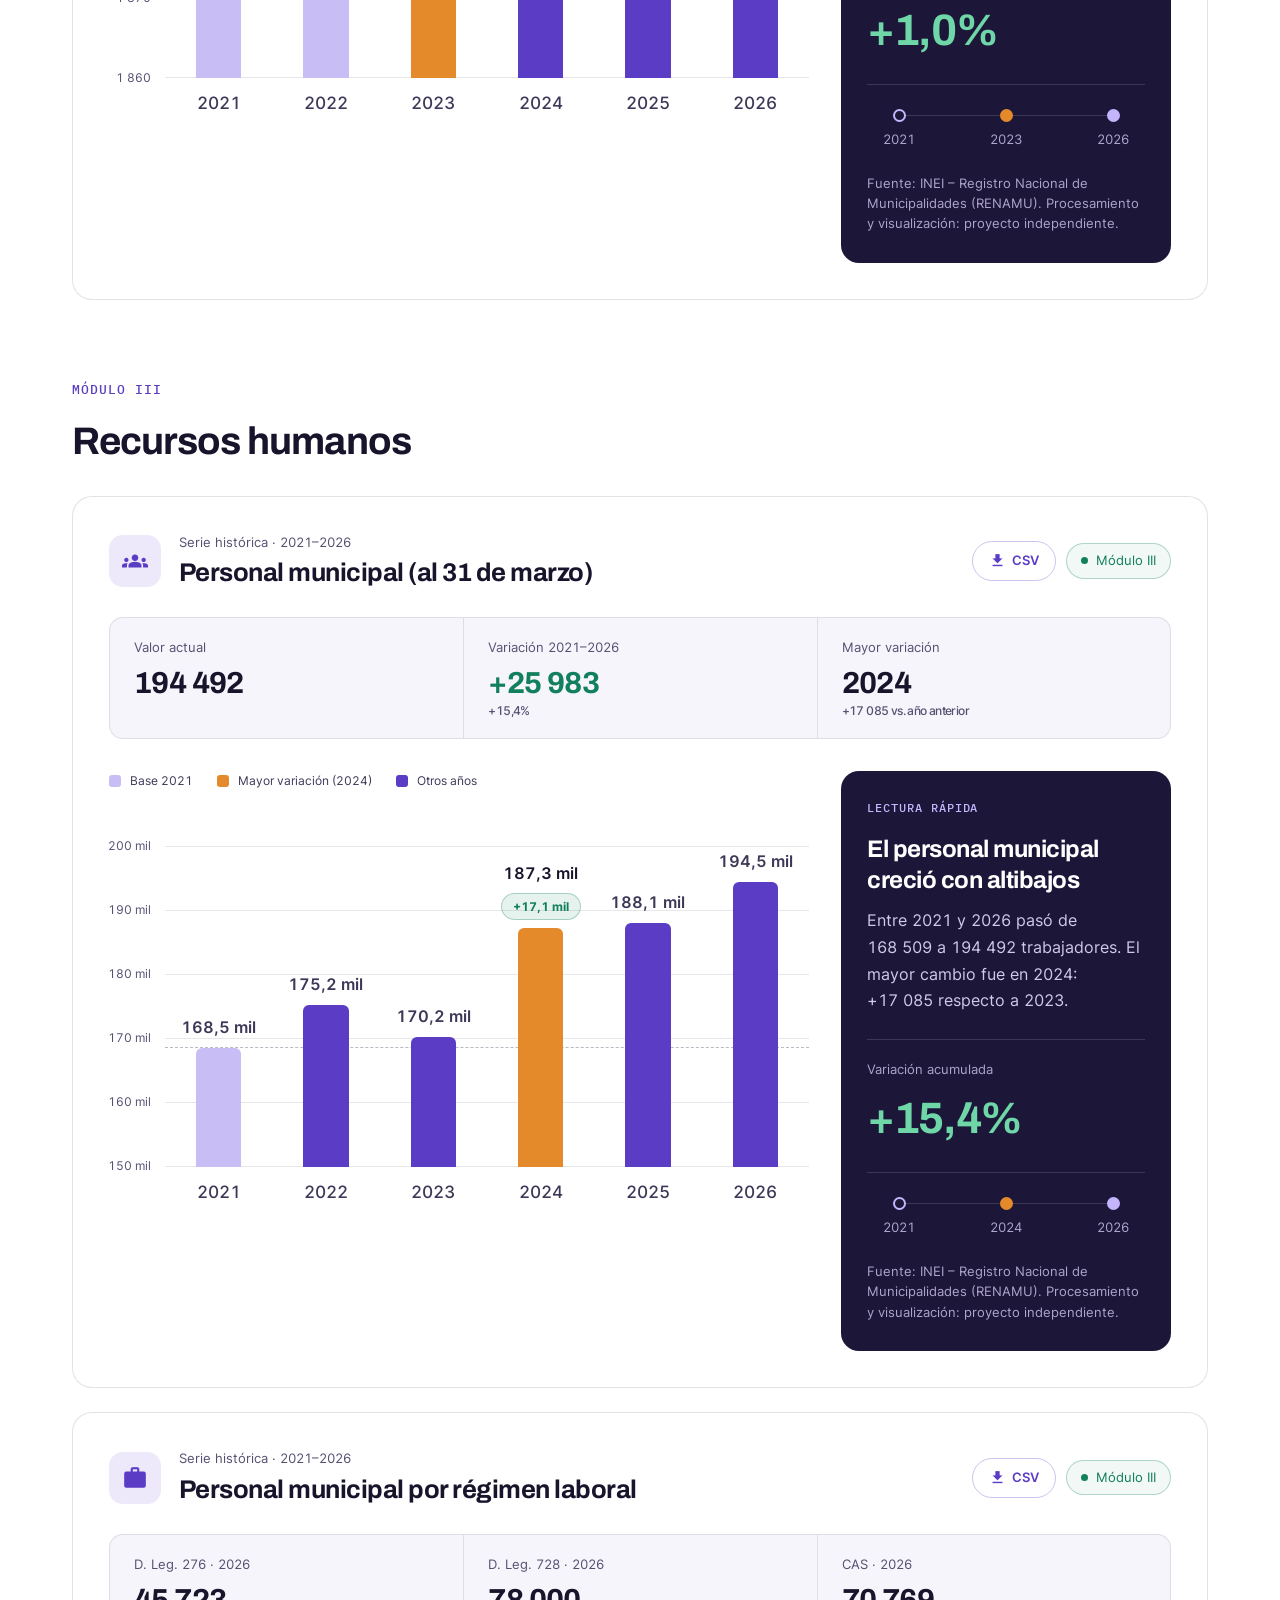
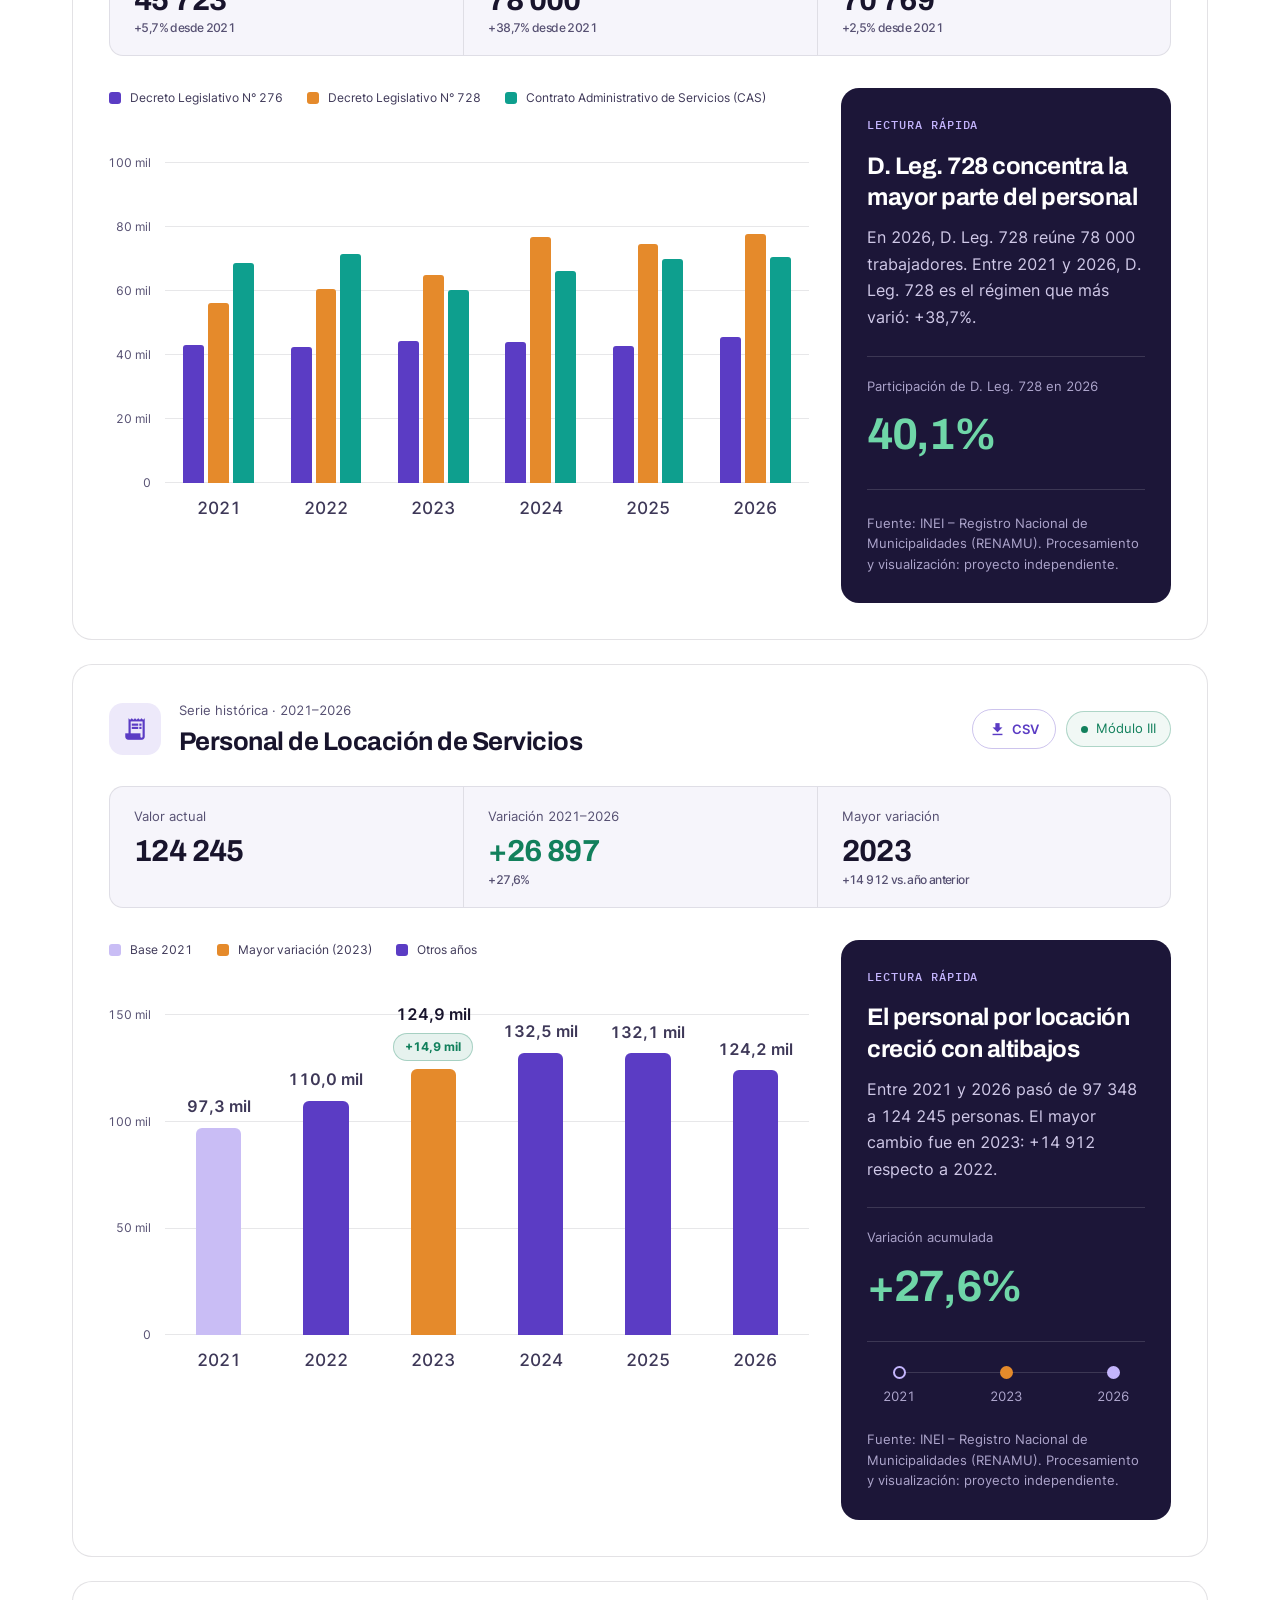
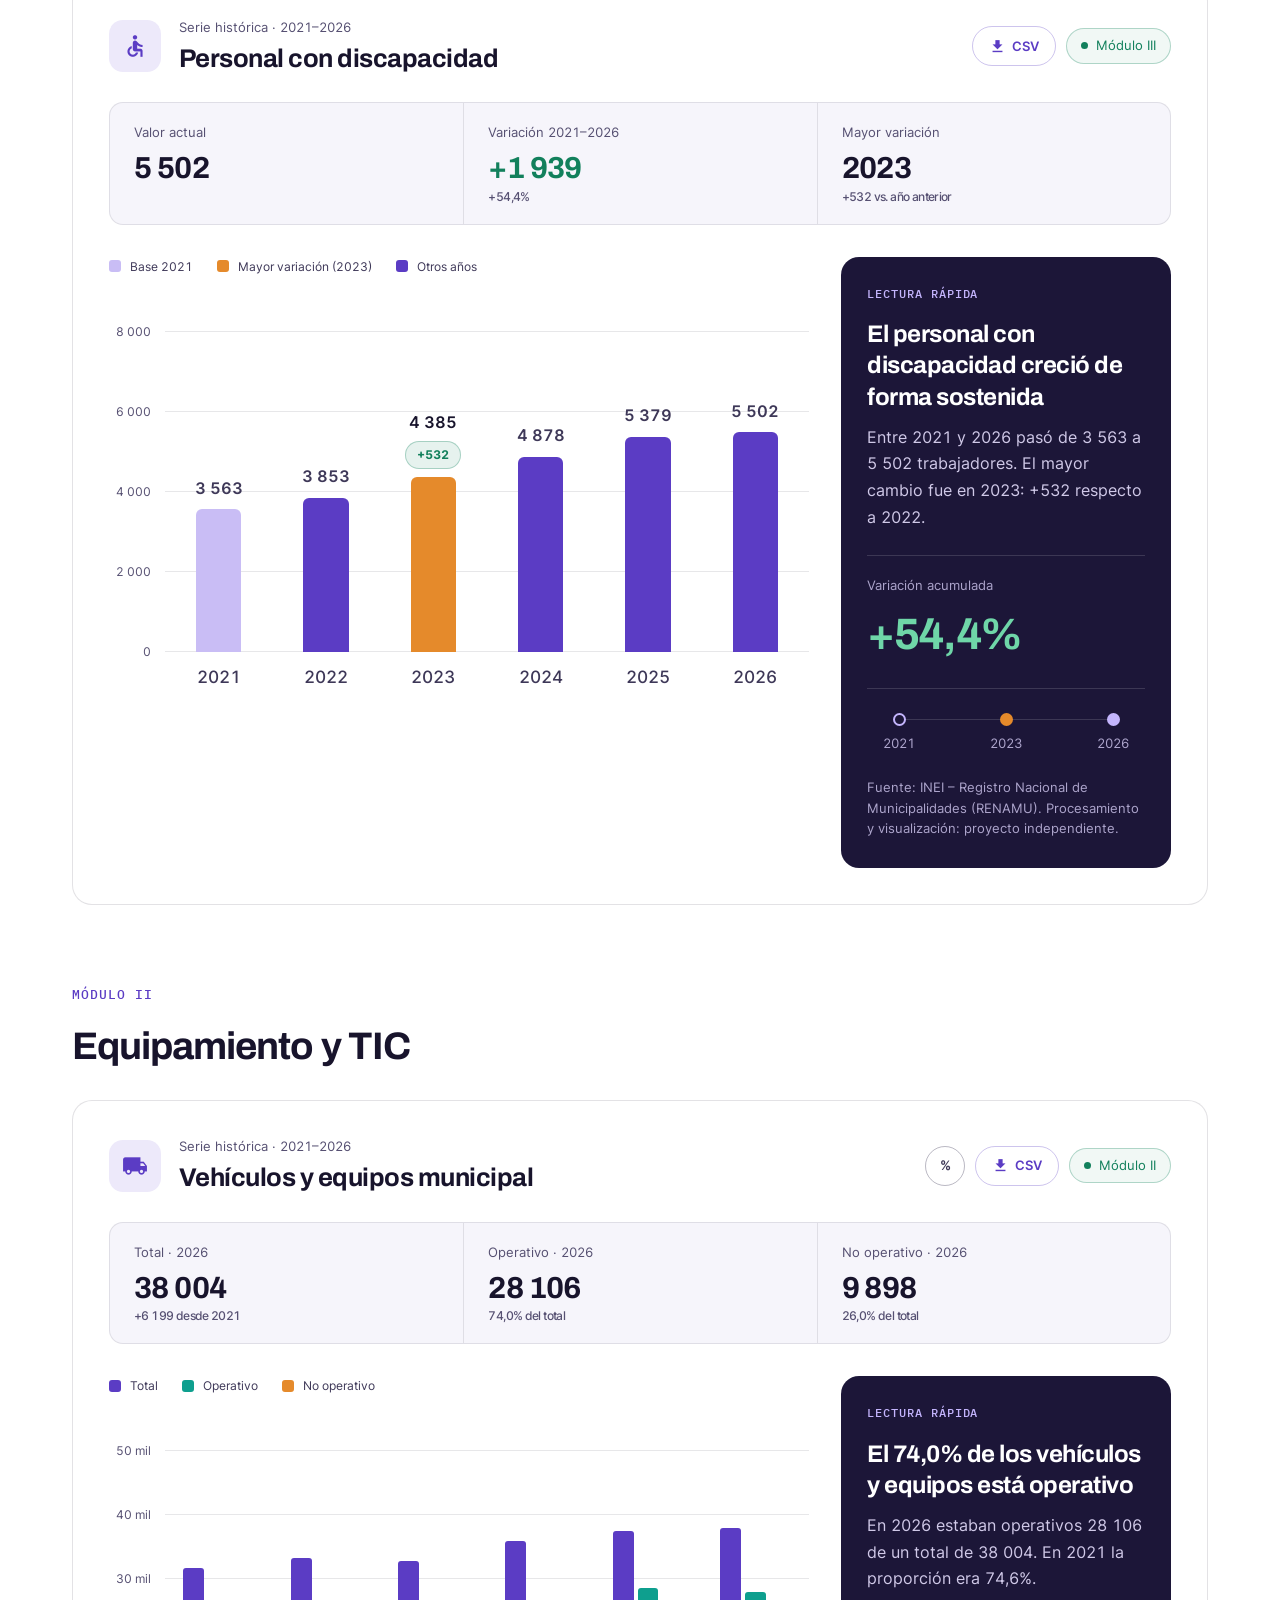
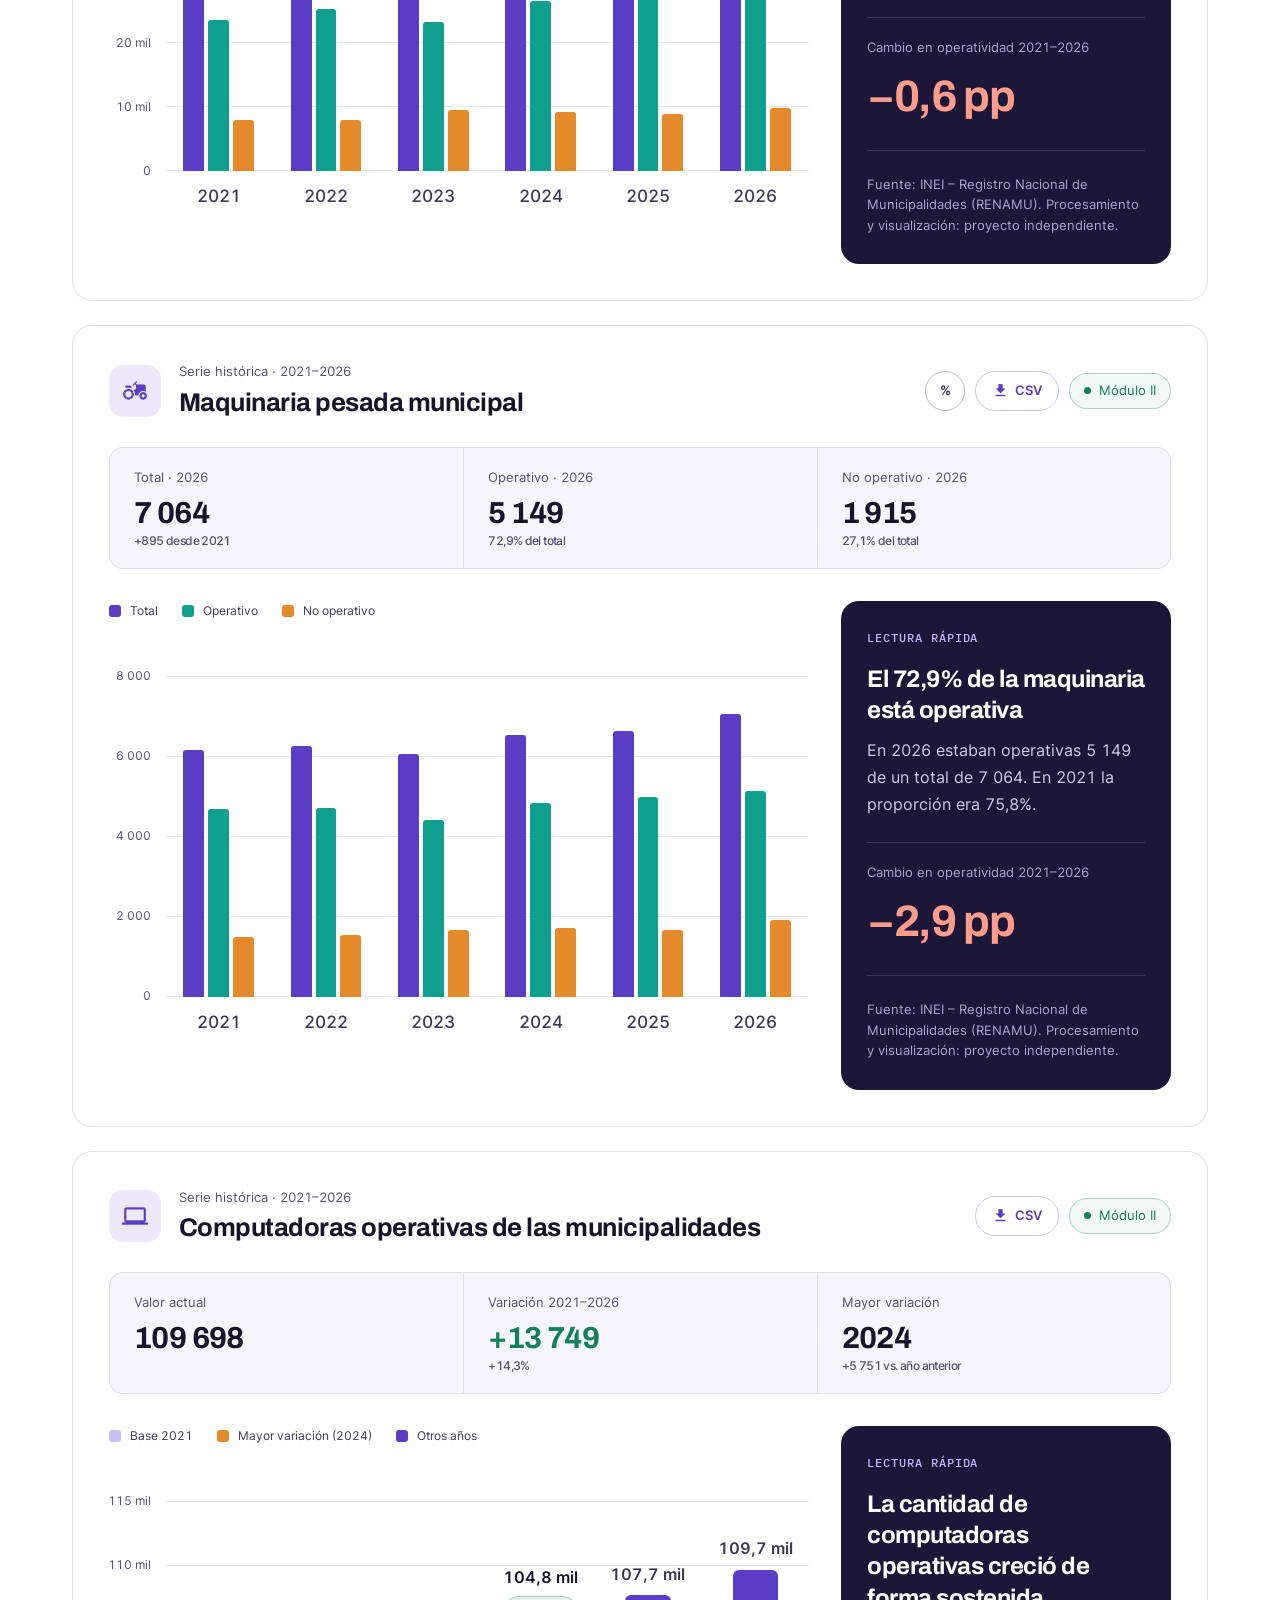
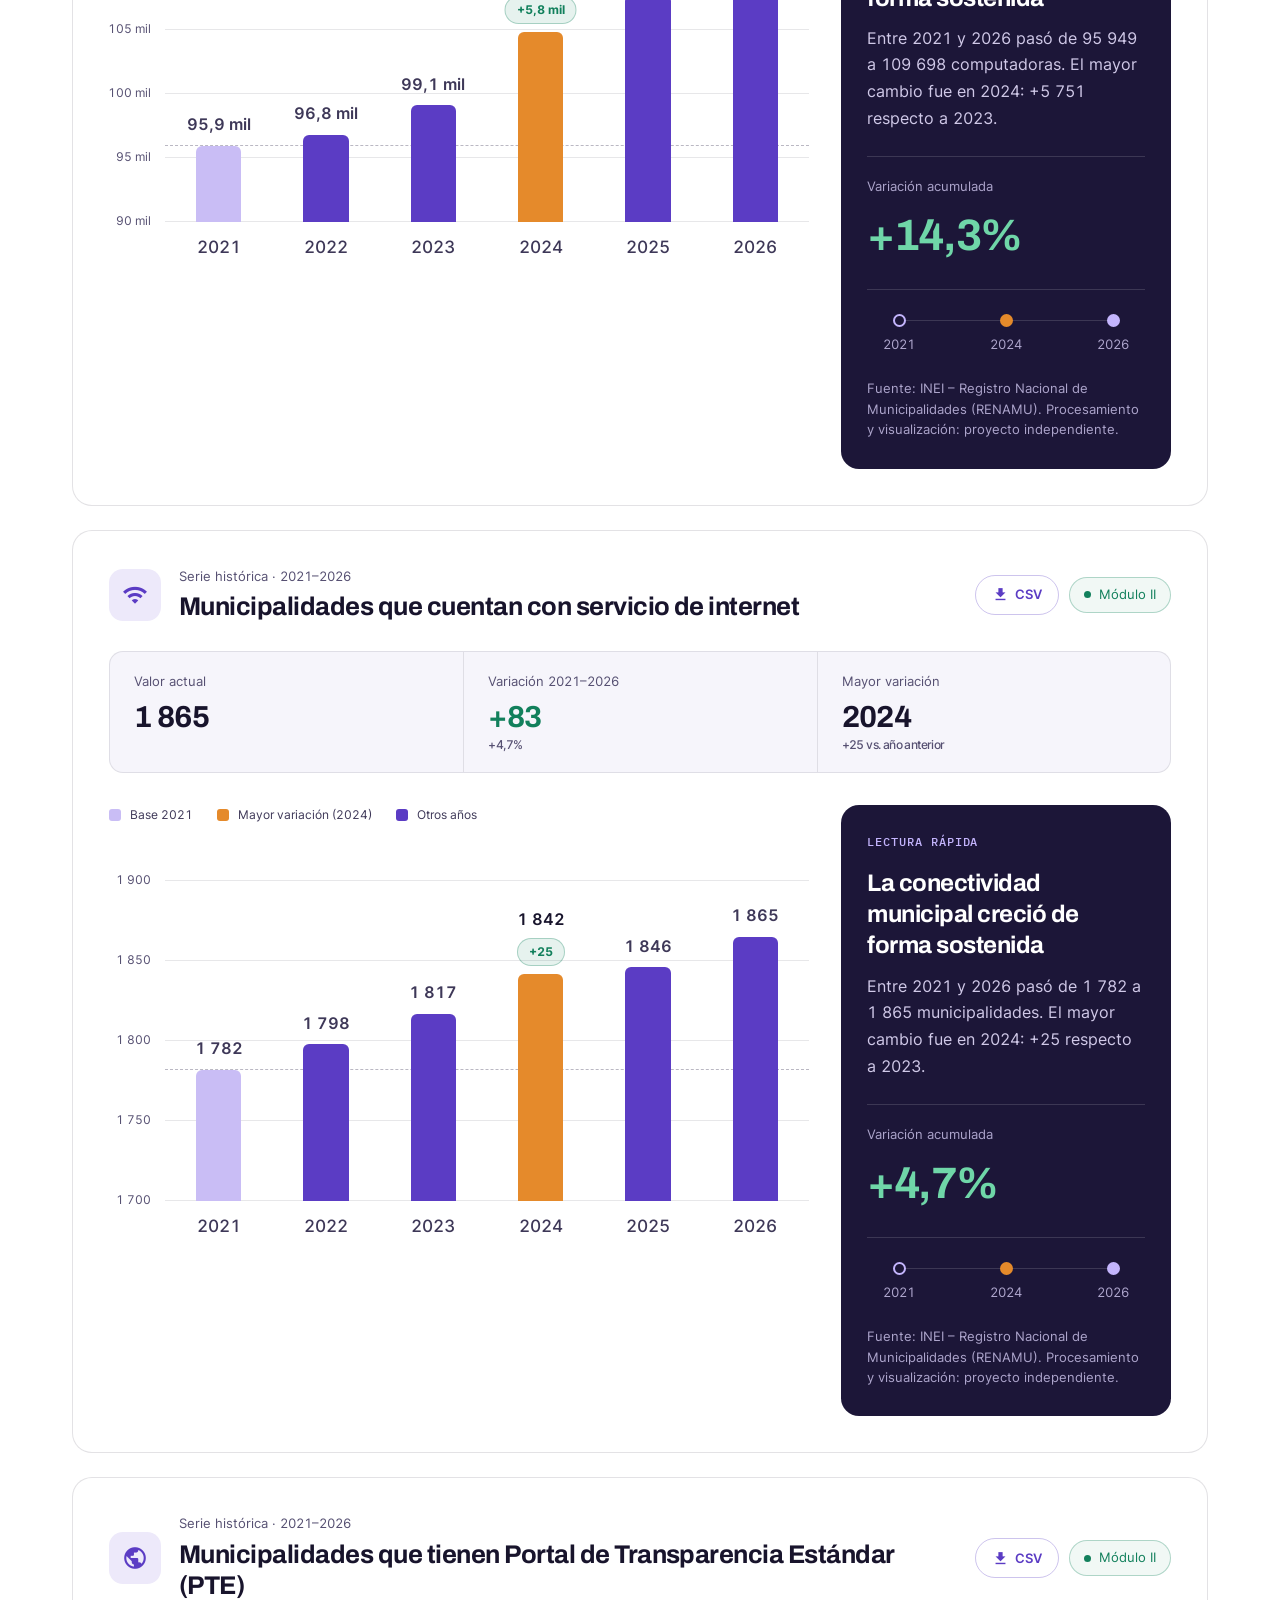
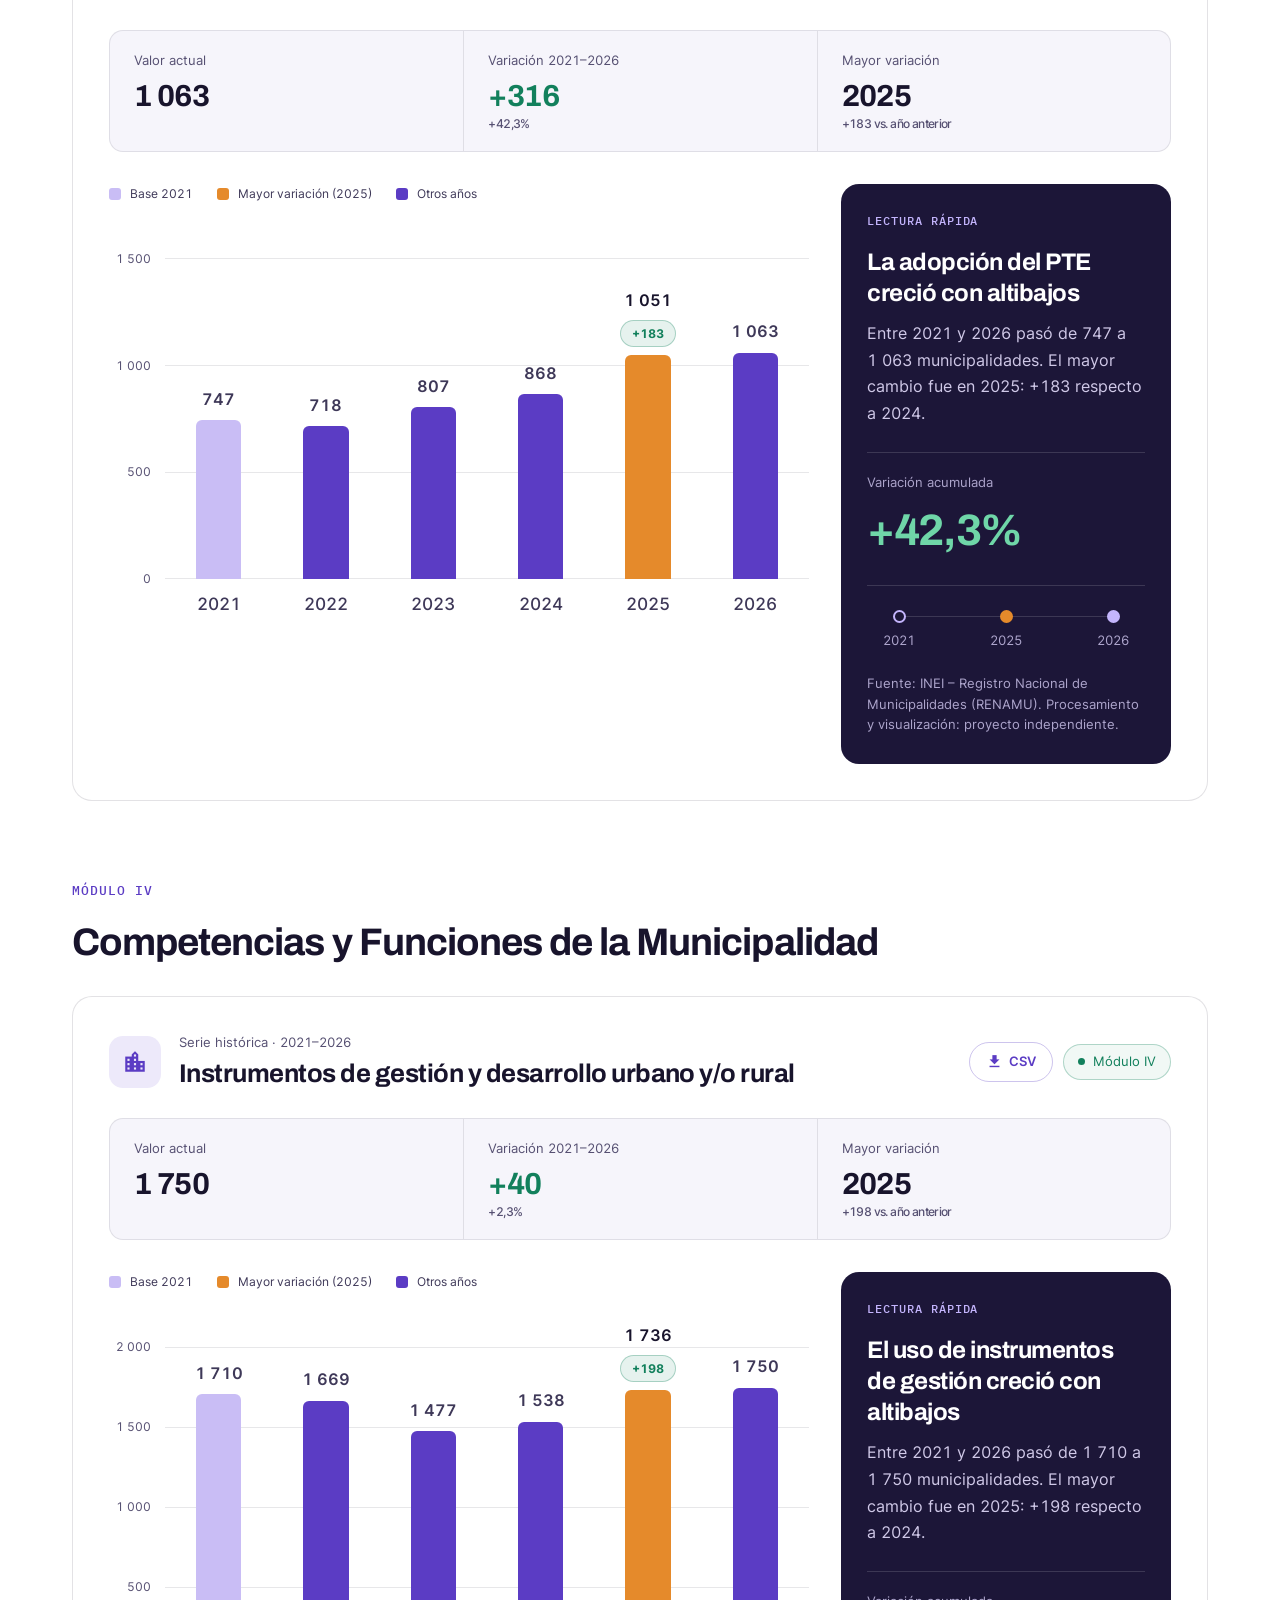
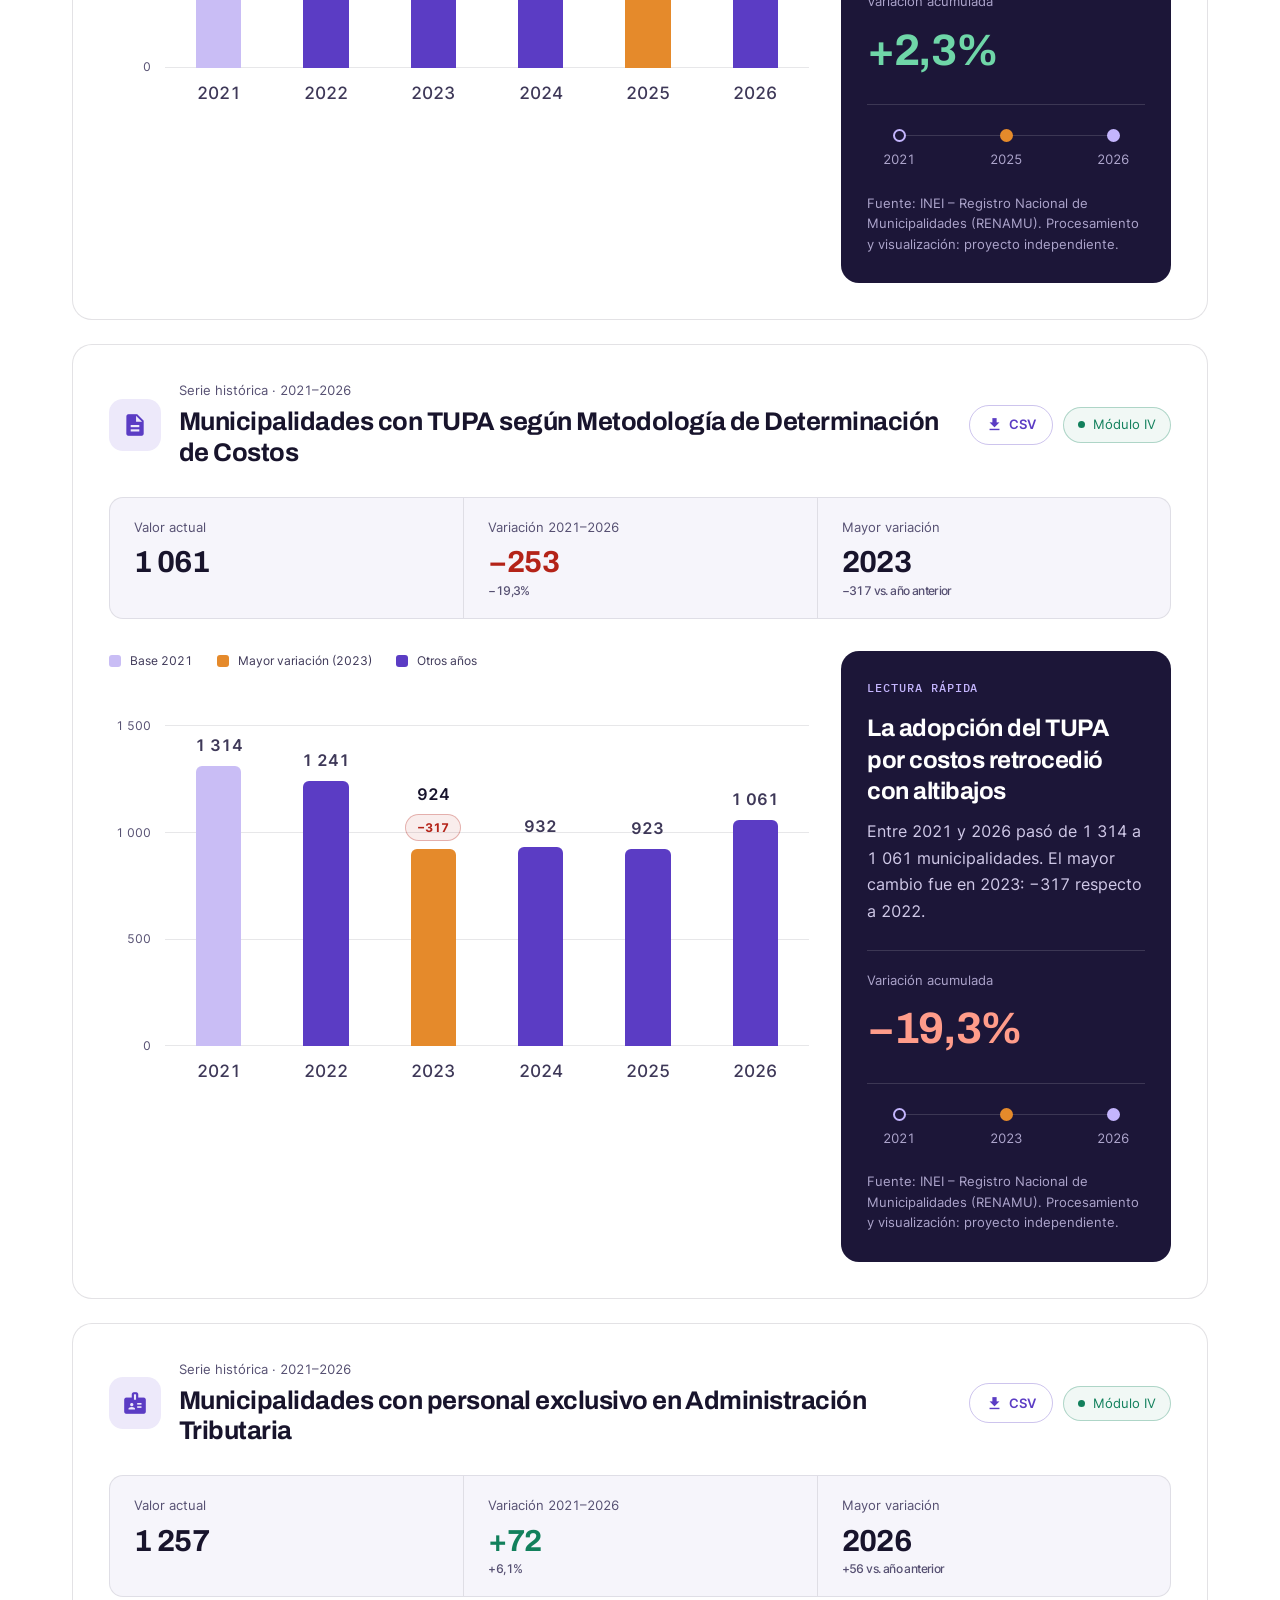
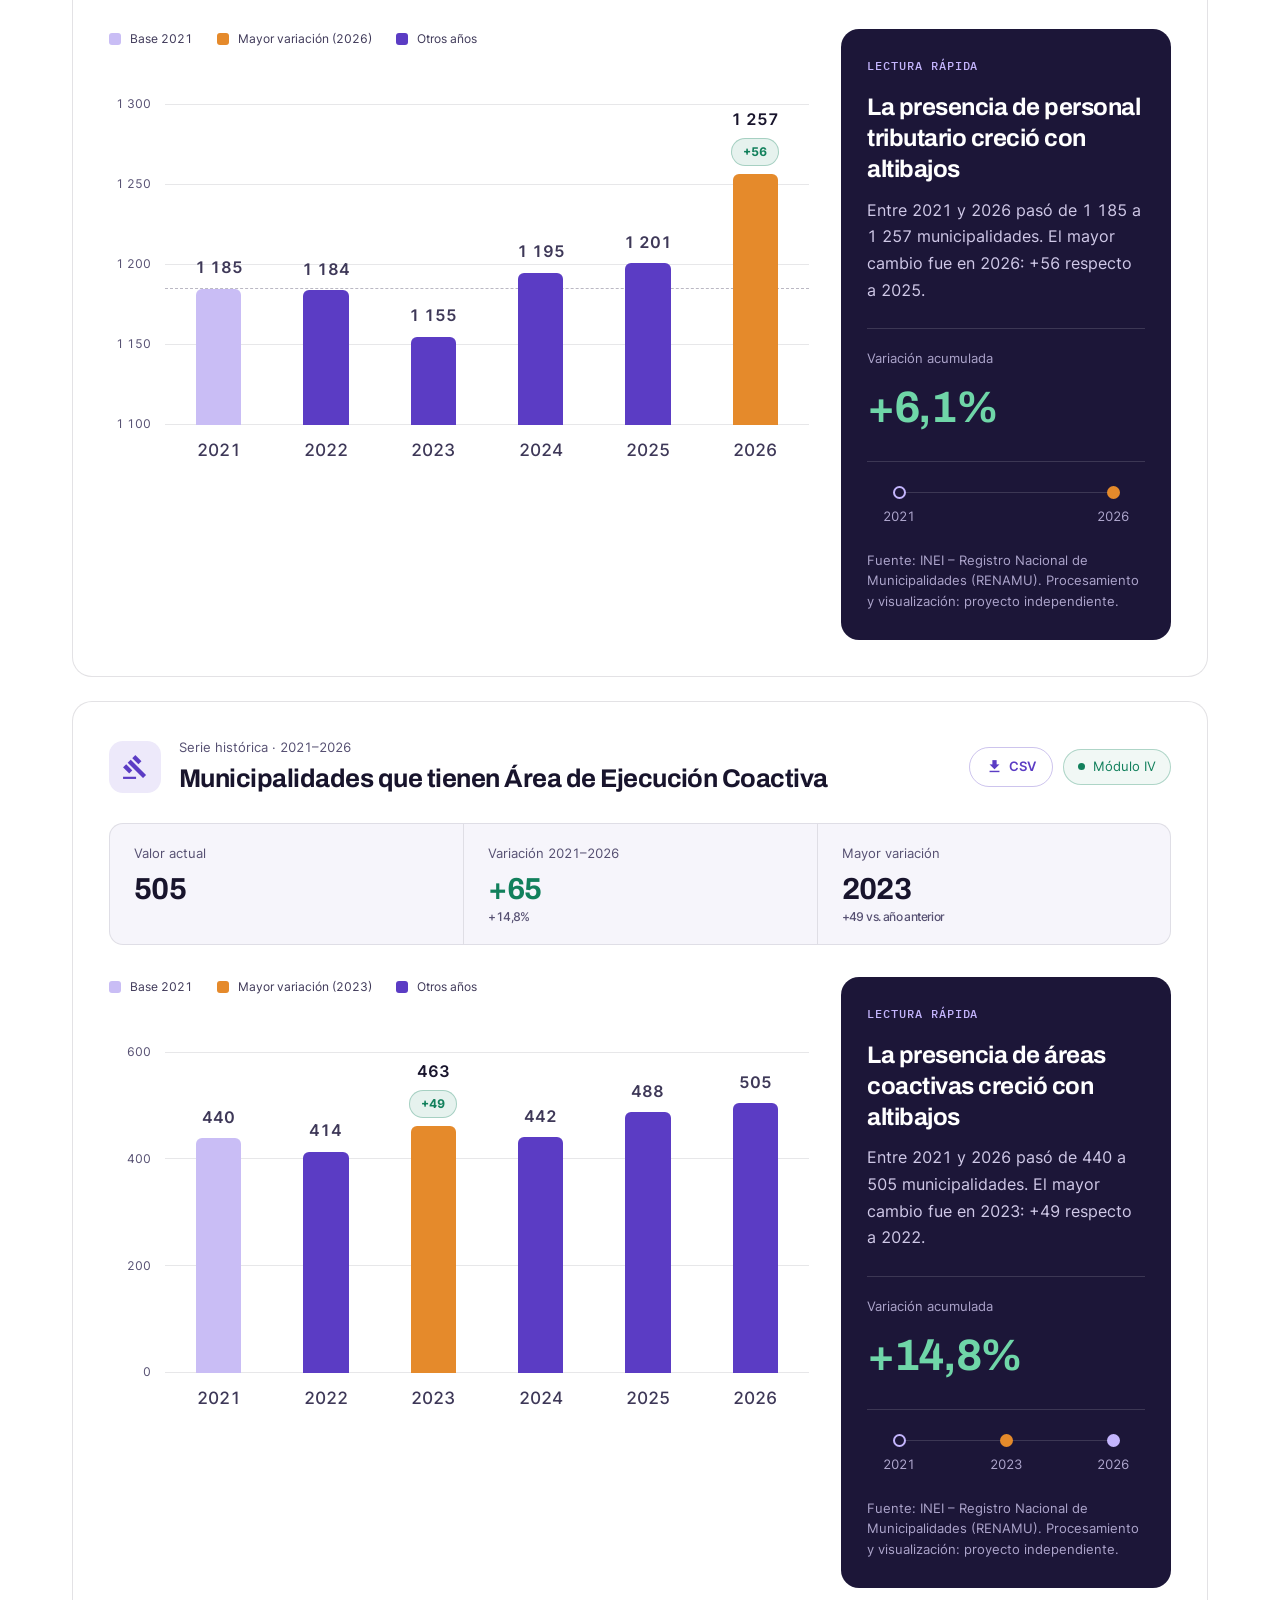
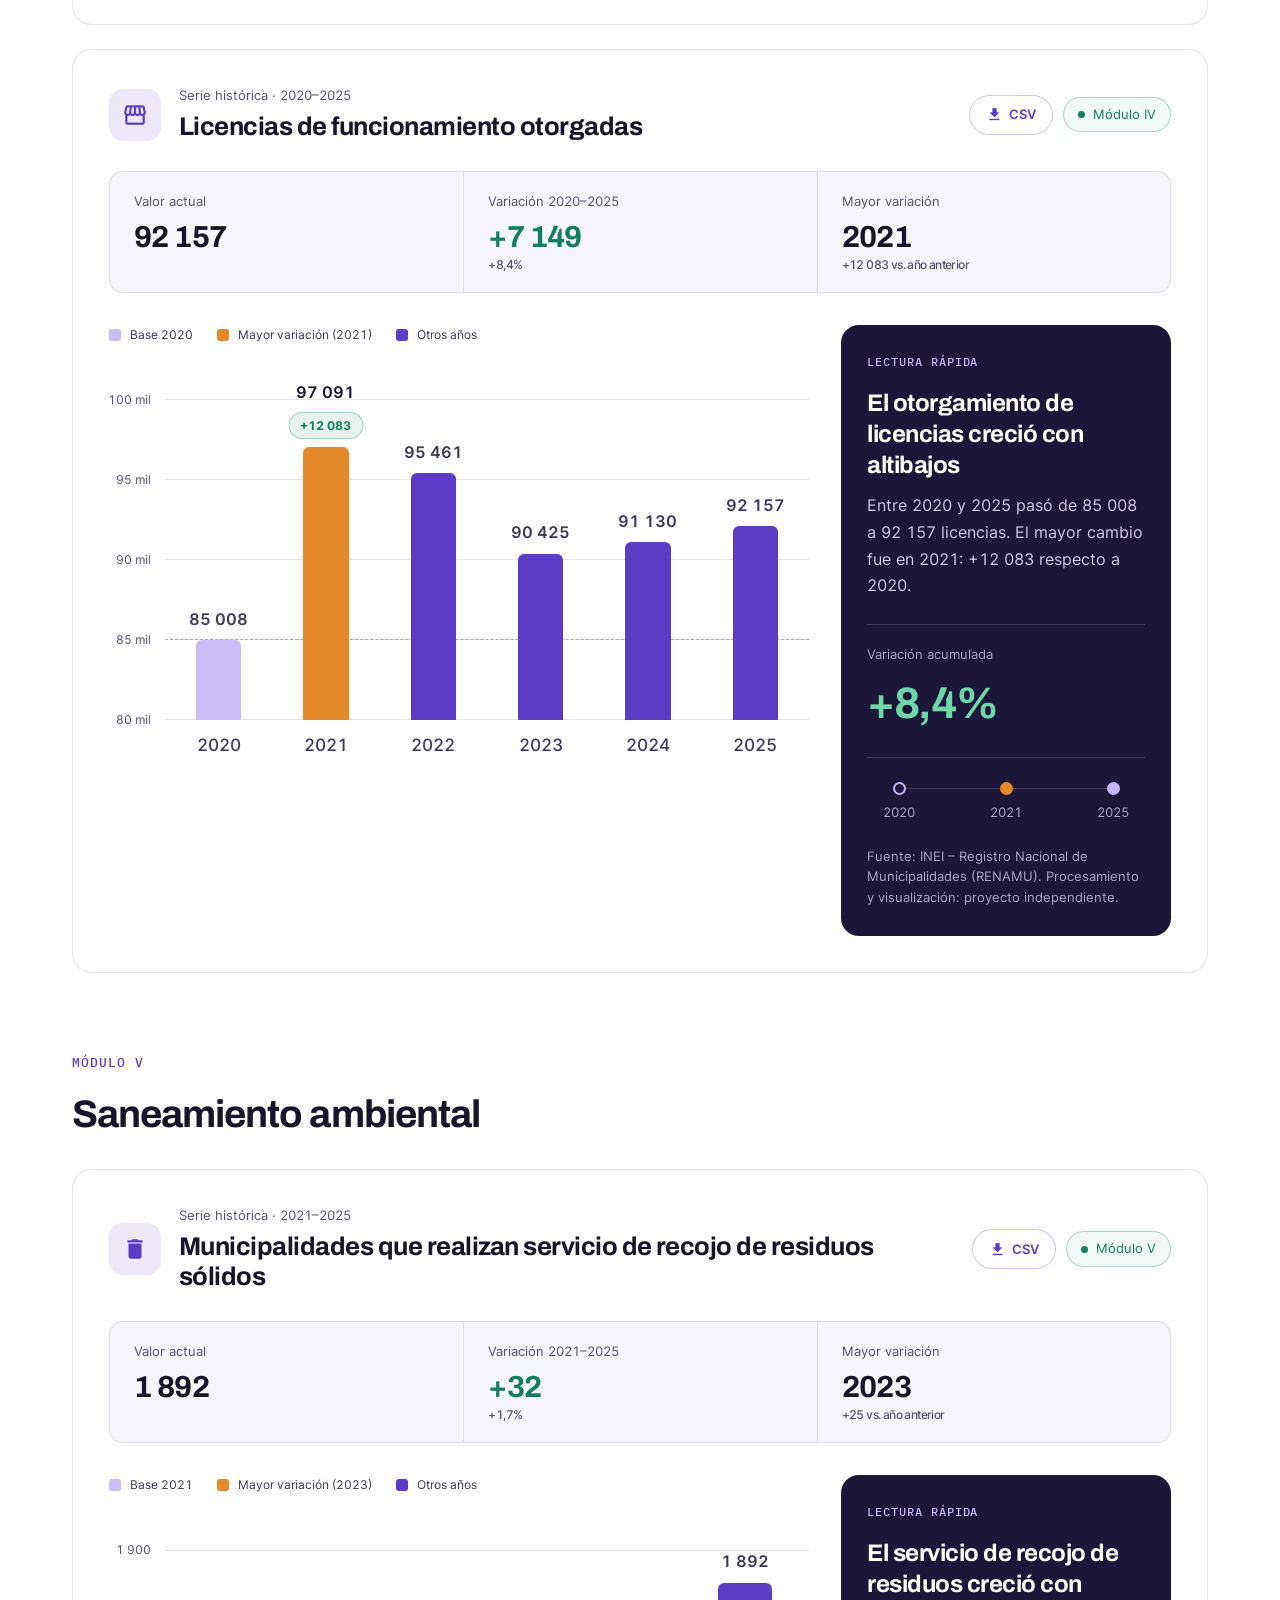
<file: estadisticas.html>
<!DOCTYPE html>
<html lang="es">
<head>
    <meta charset="UTF-8">
    <meta name="viewport" content="width=device-width, initial-scale=1.0">
    <meta http-equiv="Content-Security-Policy" content="default-src 'self'; style-src 'self' 'unsafe-inline'; img-src 'self' data: https://michellalex.goatcounter.com; font-src 'self'; frame-src 'none'; object-src 'none'; base-uri 'self'; form-action 'self'; script-src 'self' 'unsafe-eval'; connect-src 'self' https://michellalex.goatcounter.com">
    <meta name="referrer" content="strict-origin-when-cross-origin">
    <title>Estadísticas | DataMuni Perú</title>
    <meta name="description" content="Estadísticas del RENAMU: equipamiento informático, conectividad, transparencia y autoridades municipales por departamento, 2021–2026.">
    <meta name="theme-color" content="#1C1638">
    <link rel="canonical" href="https://michaeldm05.github.io/estadisticas.html">
    <meta property="og:type" content="website">
    <meta property="og:site_name" content="DataMuni Perú">
    <meta property="og:locale" content="es_PE">
    <meta property="og:title" content="Estadísticas | DataMuni Perú">
    <meta property="og:description" content="Equipamiento informático, conectividad, transparencia y autoridades municipales por departamento.">
    <meta property="og:url" content="https://michaeldm05.github.io/estadisticas.html">
    <meta property="og:image" content="https://michaeldm05.github.io/og-image.png">
    <meta property="og:image:width" content="1200">
    <meta property="og:image:height" content="630">
    <meta name="twitter:card" content="summary_large_image">
    <meta name="twitter:title" content="Estadísticas | DataMuni Perú">
    <meta name="twitter:image" content="https://michaeldm05.github.io/og-image.png">
    <link rel="icon" href="favicon.svg" type="image/svg+xml">
    <link rel="apple-touch-icon" href="apple-touch-icon.png">
    <script type="application/ld+json">
    {
        "@context": "https://schema.org",
        "@type": "BreadcrumbList",
        "itemListElement": [
            { "@type": "ListItem", "position": 1, "name": "Inicio", "item": "https://michaeldm05.github.io/index.html" },
            { "@type": "ListItem", "position": 2, "name": "Estadísticas", "item": "https://michaeldm05.github.io/estadisticas.html" }
        ]
    }
    </script>
    <link rel="stylesheet" href="css/fonts.css">
    <link rel="stylesheet" href="css/style.css">
    <!-- Adelanta la descarga de la versión ligera del año por defecto: no bloquea
         el render y evita esperar a que corra el JS para empezar a pedirla. -->
    <link rel="preload" as="script" href="data/municipios_2026_lite.js">
</head>
<body>
    <a class="skip-link" href="#contenido">Saltar al contenido</a>

    <!-- Franja de aviso: proyecto personal e independiente -->
    <div class="topbar">
        <div class="container topbar-inner">
            <span class="topbar-org"><span class="topbar-dot" aria-hidden="true"></span>Proyecto personal e independiente · Datos públicos del INEI (RENAMU)</span>
            <span class="topbar-links"><a href="acerca.html">Acerca del proyecto</a></span>
        </div>
    </div>

    <!-- Navbar -->
    <nav class="navbar" id="navbar" aria-label="Navegación principal">
        <div class="navbar-inner">
            <a href="index.html" class="navbar-logo">
                <span class="navbar-logo-icon" aria-hidden="true"><img src="img/logo-datamuni.svg" alt="" width="20" height="29"></span>
                <span class="navbar-logo-text"><span class="navbar-logo-name">DataMuni Perú</span><span class="navbar-logo-sub">Datos públicos del RENAMU</span></span>
            </a>
            <button class="nav-toggle" id="navToggle" aria-expanded="false" aria-controls="navLinks" aria-label="Abrir menú de navegación">
                <span class="material-icons icon-open" aria-hidden="true">menu</span>
                <span class="material-icons icon-close" aria-hidden="true">close</span>
            </button>
            <ul class="navbar-links" id="navLinks">
                <li><a href="index.html">Inicio</a></li>
                <li><a href="dashboard.html">Dashboard en Power BI</a></li>
                <li><a href="datos.html">Datos</a></li>
                <li><a href="estadisticas.html" class="active" aria-current="page">Estadísticas</a></li>
                <li><a href="contacto.html">Contacto</a></li>
                <li class="navbar-cta-item"><a href="datos.html#descargas" class="navbar-cta"><svg width="16" height="16" viewBox="0 0 24 24" fill="none" stroke="currentColor" stroke-width="2" stroke-linecap="round" stroke-linejoin="round" aria-hidden="true"><path d="M12 3v12"/><path d="m7 10 5 5 5-5"/><path d="M5 21h14"/></svg>Descargar datos</a></li>
            </ul>
        </div>
    </nav>

    <div class="page-header">
        <div class="container">
            <nav class="breadcrumb" aria-label="Ruta de navegación"><a href="index.html">Inicio</a><span aria-hidden="true">/</span><span>Estadísticas</span></nav>
            <h1>Estadísticas</h1>
            <p>Evolución y variaciones porcentuales de los principales indicadores de la gestión municipal del 2021 al 2026.</p>

            <div class="resumen-grid" aria-label="Resumen del último año disponible">
                <a class="resumen-tile" href="#ind-muni" data-resumen="muni">
                    <span class="resumen-label">N° de Municipalidades</span>
                    <strong class="resumen-valor">—</strong>
                    <small class="resumen-cambio">Calculando…</small>
                </a>
                <a class="resumen-tile" href="#ind-personal" data-resumen="personal">
                    <span class="resumen-label">Personal Municipal</span>
                    <strong class="resumen-valor">—</strong>
                    <small class="resumen-cambio">Calculando…</small>
                </a>
                <a class="resumen-tile" href="#ind-computadoras" data-resumen="computadoras">
                    <span class="resumen-label">Total de Computadoras Operativas</span>
                    <strong class="resumen-valor">—</strong>
                    <small class="resumen-cambio">Calculando…</small>
                </a>
                <a class="resumen-tile" href="#ind-internet" data-resumen="internet">
                    <span class="resumen-label">N° de Municipalidades con servicio de internet</span>
                    <strong class="resumen-valor">—</strong>
                    <small class="resumen-cambio">Calculando…</small>
                </a>
            </div>
        </div>
    </div>

    <main id="contenido">
    <section class="section">
        <div class="container">
            <div class="stats-nav-wrap">
                <button class="stats-nav-flecha" type="button" data-dir="-1" aria-label="Ver temas anteriores"><span class="material-icons" aria-hidden="true">chevron_left</span></button>
                <nav class="stats-nav" aria-label="Temas de las estadísticas">
                    <a href="#tema-padron">Número de Municipalidades</a>
                    <a href="#tema-personal">Recursos humanos</a>
                    <a href="#tema-equipamiento">Equipamiento y TIC</a>
                    <a href="#tema-gestion">Competencias y Funciones de la Municipalidad</a>
                    <a href="#tema-saneamiento">Saneamiento ambiental</a>
                    <a href="#tema-servicios">Servicios Públicos Sociales</a>
                    <a href="#tema-salud">Salud</a>
                    <a href="#tema-seguridad">Seguridad ciudadana</a>
                </nav>
                <button class="stats-nav-flecha" type="button" data-dir="1" aria-label="Ver temas siguientes"><span class="material-icons" aria-hidden="true">chevron_right</span></button>
            </div>

            <section class="stats-tema" id="tema-padron" aria-labelledby="tema-padron-titulo">
                <h2 class="stats-tema-title" id="tema-padron-titulo"><span>Módulo I</span>Número de Municipalidades</h2>
                <article class="serie-card" id="ind-muni" data-indicador="muni"></article>
            </section>

            <section class="stats-tema" id="tema-personal" aria-labelledby="tema-personal-titulo">
                <h2 class="stats-tema-title" id="tema-personal-titulo"><span>Módulo III</span>Recursos humanos</h2>
                <article class="serie-card" id="ind-personal" data-indicador="personal"></article>
                <article class="serie-card" id="ind-regimen" data-indicador="regimen"></article>
                <article class="serie-card" id="ind-locacion" data-indicador="locacion"></article>
                <article class="serie-card" id="ind-discapacidad" data-indicador="discapacidad"></article>
            </section>

            <section class="stats-tema" id="tema-equipamiento" aria-labelledby="tema-equipamiento-titulo">
                <h2 class="stats-tema-title" id="tema-equipamiento-titulo"><span>Módulo II</span>Equipamiento y TIC</h2>
                <article class="serie-card" id="ind-vehiculos" data-indicador="vehiculos"></article>
                <article class="serie-card" id="ind-maquinaria" data-indicador="maquinaria"></article>
                <article class="serie-card" id="ind-computadoras" data-indicador="computadoras"></article>
                <article class="serie-card" id="ind-internet" data-indicador="internet"></article>
                <article class="serie-card" id="ind-pte" data-indicador="pte"></article>
            </section>

            <section class="stats-tema" id="tema-gestion" aria-labelledby="tema-gestion-titulo">
                <h2 class="stats-tema-title" id="tema-gestion-titulo"><span>Módulo IV</span>Competencias y Funciones de la Municipalidad</h2>
                <article class="serie-card" id="ind-instrumentos" data-indicador="instrumentos"></article>
                <article class="serie-card" id="ind-tupa" data-indicador="tupa"></article>
                <article class="serie-card" id="ind-adminTributaria" data-indicador="adminTributaria"></article>
                <article class="serie-card" id="ind-ejecucionCoactiva" data-indicador="ejecucionCoactiva"></article>
                <article class="serie-card" id="ind-licencias" data-indicador="licencias"></article>
            </section>

            <section class="stats-tema" id="tema-saneamiento" aria-labelledby="tema-saneamiento-titulo">
                <h2 class="stats-tema-title" id="tema-saneamiento-titulo"><span>Módulo V</span>Saneamiento ambiental</h2>
                <article class="serie-card" id="ind-residuos" data-indicador="residuos"></article>
            </section>

            <section class="stats-tema" id="tema-servicios" aria-labelledby="tema-servicios-titulo">
                <h2 class="stats-tema-title" id="tema-servicios-titulo"><span>Módulo V</span>Servicios Públicos Sociales</h2>
                <article class="serie-card" id="ind-demuna" data-indicador="demuna"></article>
            </section>

            <section class="stats-tema" id="tema-salud" aria-labelledby="tema-salud-titulo">
                <h2 class="stats-tema-title" id="tema-salud-titulo"><span>Módulo V</span>Salud</h2>
                <article class="serie-card" id="ind-salud" data-indicador="salud"></article>
            </section>

            <section class="stats-tema" id="tema-seguridad" aria-labelledby="tema-seguridad-titulo">
                <h2 class="stats-tema-title" id="tema-seguridad-titulo"><span>Módulo V</span>Seguridad ciudadana</h2>
                <article class="serie-card" id="ind-serenazgo" data-indicador="serenazgo"></article>
            </section>

        </div>
    </section>
    </main>

    <!-- Footer -->
    <footer class="footer">
        <div class="container">
            <div class="footer-grid">
                <div class="footer-brand">
                    <span class="footer-logo"><span class="navbar-logo-icon" aria-hidden="true"><img src="img/logo-datamuni.svg" alt="" width="20" height="29"></span>DataMuni Perú</span>
                    <p>Consulta y visualización de datos públicos del Registro Nacional de Municipalidades (RENAMU).</p>
                </div>
                <div>
                    <h2>Navegación</h2>
                    <ul class="footer-links">
                        <li><a href="index.html">Inicio</a></li>
                        <li><a href="dashboard.html">Dashboard en Power BI</a></li>
                        <li><a href="datos.html">Datos</a></li>
                        <li><a href="estadisticas.html">Estadísticas</a></li>
                    </ul>
                </div>
                <div>
                    <h2>Contacto</h2>
                    <ul class="footer-links">
                        <li><a href="contacto.html">Formulario</a></li>
                        <li><a href="acerca.html">Acerca del proyecto</a></li>
                    </ul>
                </div>
            </div>
            <div class="footer-bottom">
                <span>Proyecto personal e independiente, sin vinculación institucional con el INEI. Datos: INEI – Registro Nacional de Municipalidades (RENAMU). © 2026 Michell Delesma Montesinos.</span>
                <nav aria-label="Información legal">
                    <ul class="footer-legal">
                        <li><a href="privacidad.html">Privacidad</a></li>
                        <li><a href="terminos.html">Términos</a></li>
                        <li><a href="cookies.html">Cookies</a></li>
                        <li><button type="button" data-abrir-cookies>Configurar cookies</button></li>
                    </ul>
                </nav>
            </div>
        </div>
    </footer>

    <div class="toast" id="toast" role="status" aria-live="polite">
        <span class="material-icons toast-icon" aria-hidden="true">check_circle</span>
        <span id="toastMessage"></span>
    </div>

    <script src="data/municipios.js"></script>
    <script type="text/plain" data-consent="analitica" data-src="js/vendor/goatcounter.js" data-goatcounter="https://michellalex.goatcounter.com/count"></script>
    <script src="js/consent.js"></script>
    <script src="js/main.js"></script>
    <script src="js/estadisticas.js"></script>
</body>
</html>
</file>
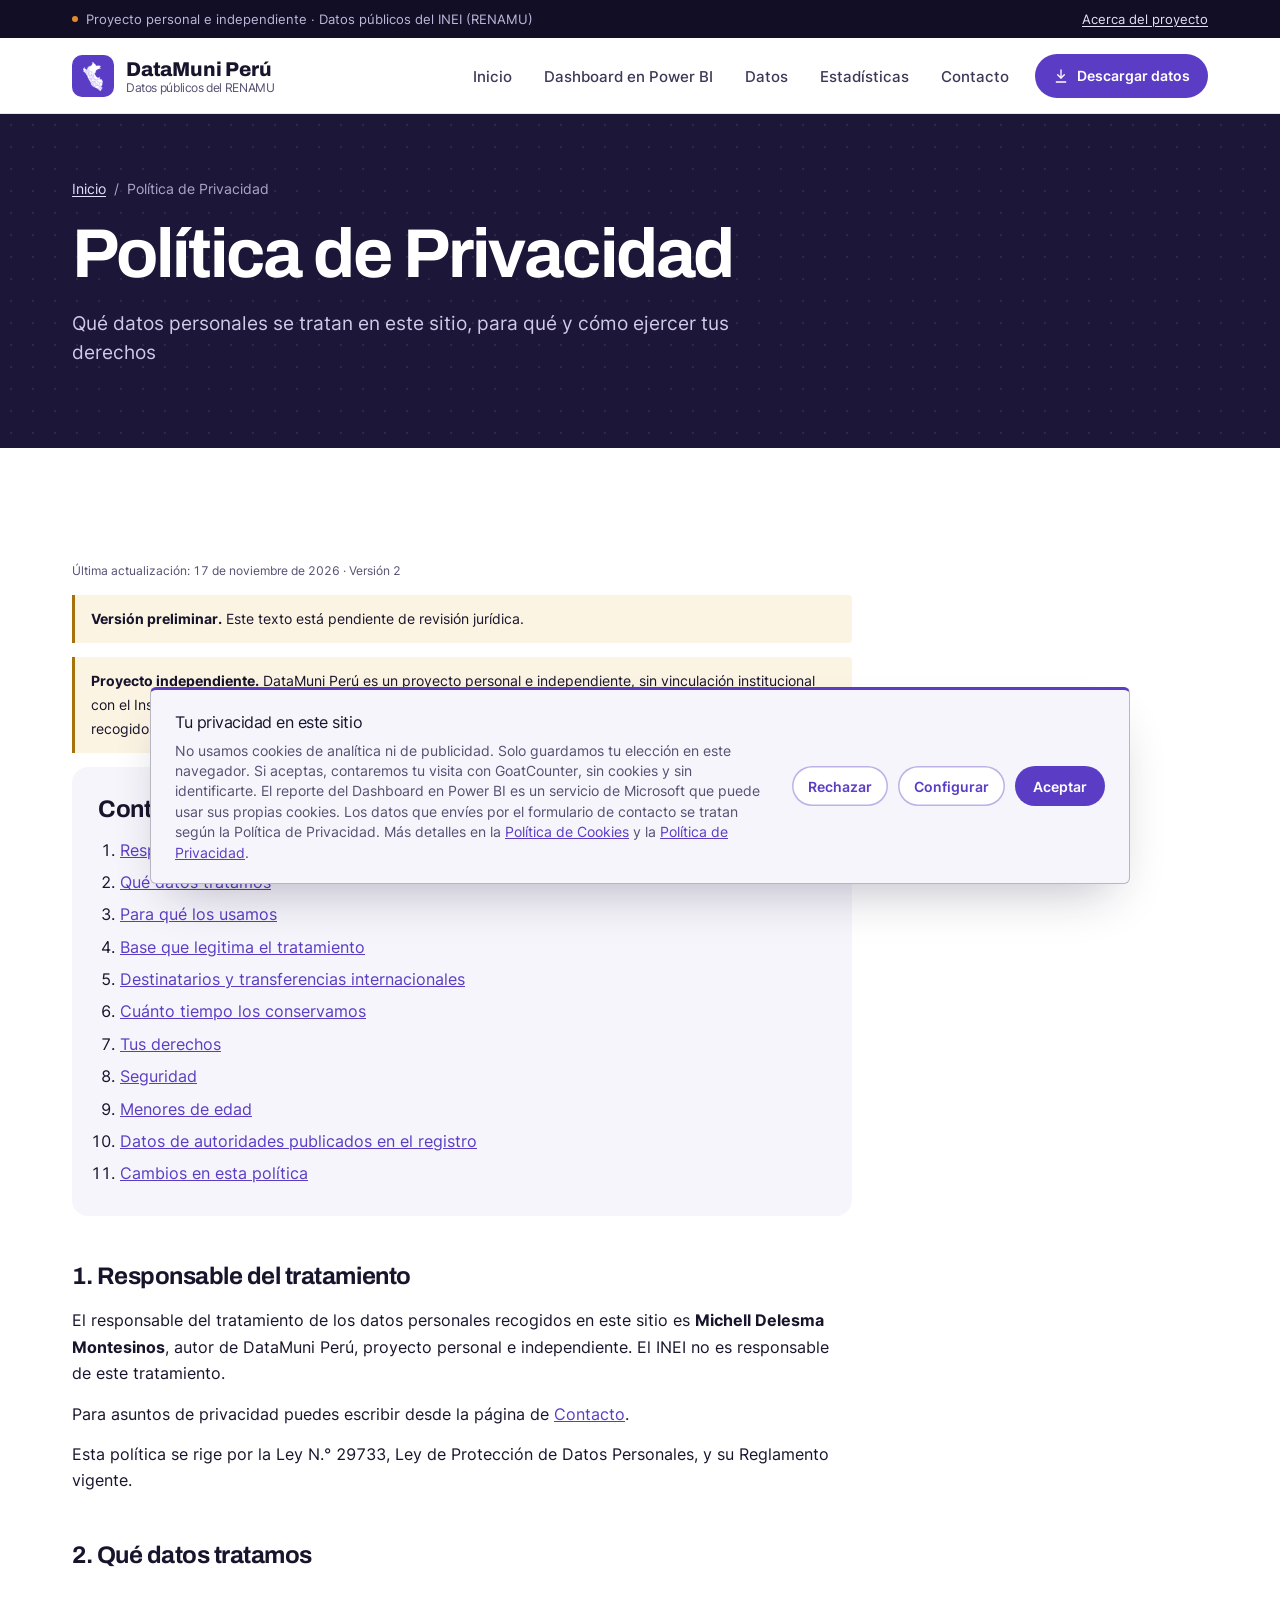
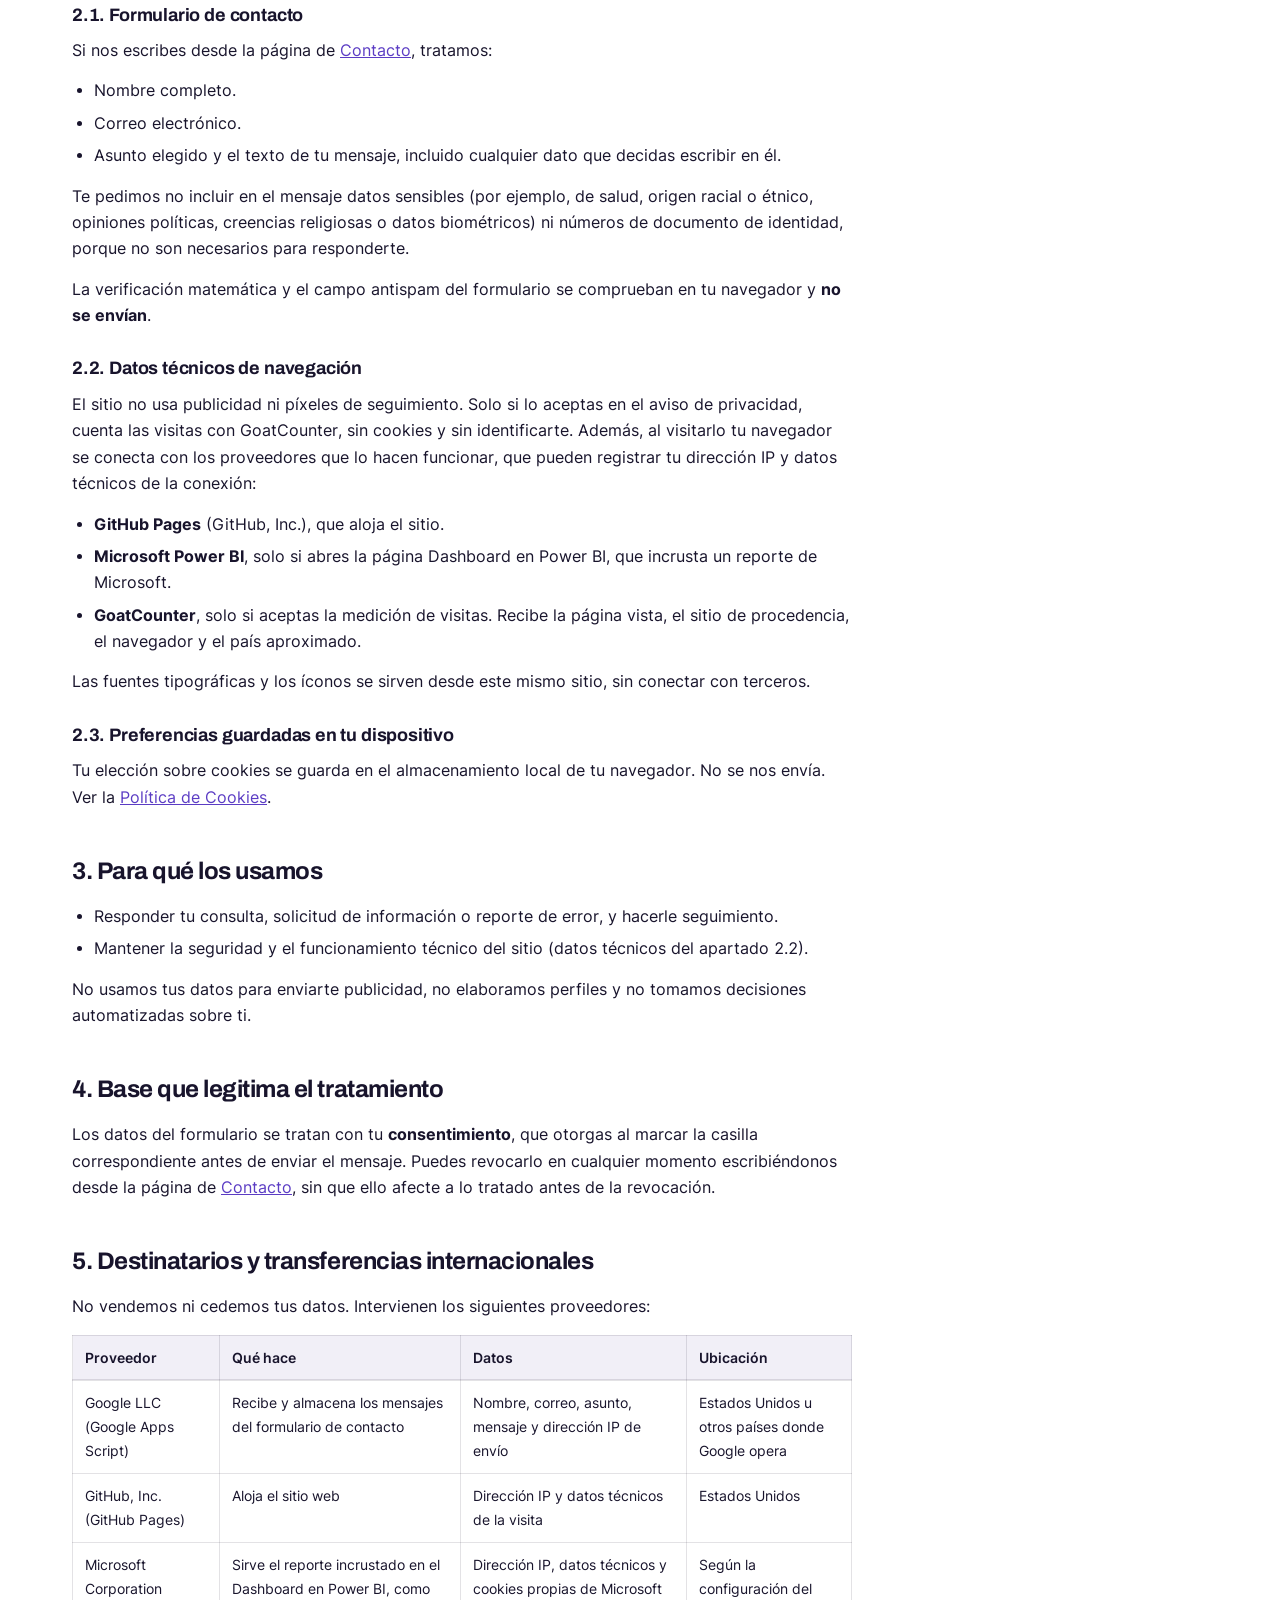
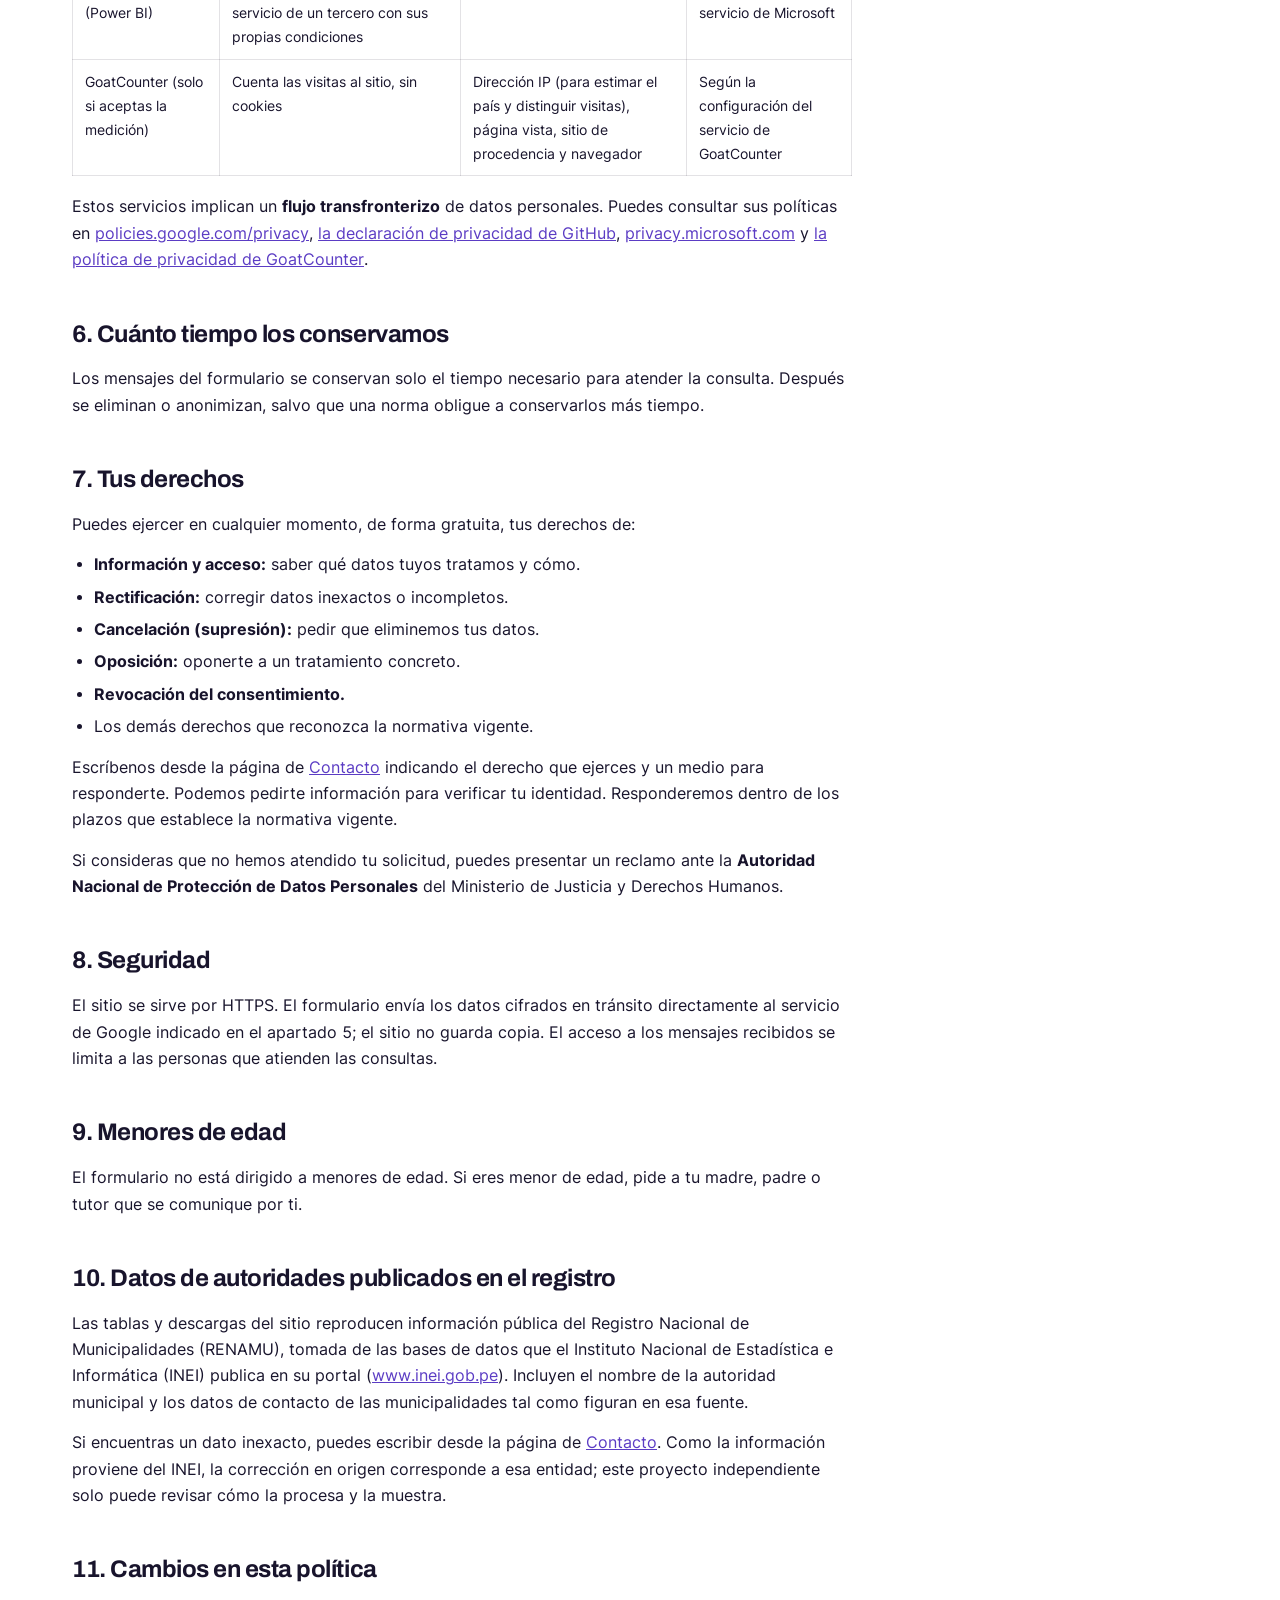
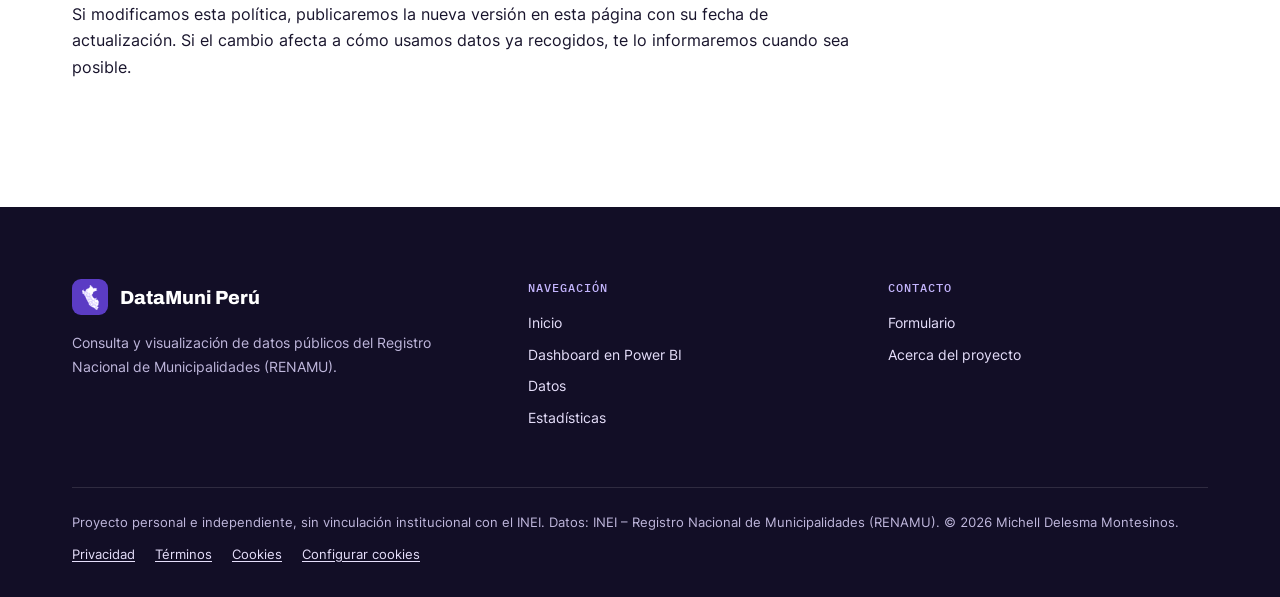
<file: privacidad.html>
<!DOCTYPE html>
<html lang="es">
<head>
    <meta charset="UTF-8">
    <meta name="viewport" content="width=device-width, initial-scale=1.0">
    <meta http-equiv="Content-Security-Policy" content="default-src 'self'; script-src 'self'; style-src 'self' 'unsafe-inline'; img-src 'self' data: https://michellalex.goatcounter.com; font-src 'self'; connect-src 'self' https://michellalex.goatcounter.com; frame-src 'none'; object-src 'none'; base-uri 'self'; form-action 'self'">
    <meta name="referrer" content="strict-origin-when-cross-origin">
    <title>Política de Privacidad | DataMuni Perú</title>
    <meta name="description" content="Cómo se tratan los datos personales en DataMuni Perú, proyecto personal e independiente: formulario de contacto, datos técnicos, destinatarios, conservación y derechos ARCO.">
    <meta name="theme-color" content="#1C1638">
    <link rel="canonical" href="https://michaeldm05.github.io/privacidad.html">
    <link rel="icon" href="favicon.svg" type="image/svg+xml">
    <link rel="apple-touch-icon" href="apple-touch-icon.png">
    <link rel="stylesheet" href="css/fonts.css">
    <link rel="stylesheet" href="css/style.css">
</head>
<body>
    <a class="skip-link" href="#contenido">Saltar al contenido</a>

    <!-- Franja de aviso: proyecto personal e independiente -->
    <div class="topbar">
        <div class="container topbar-inner">
            <span class="topbar-org"><span class="topbar-dot" aria-hidden="true"></span>Proyecto personal e independiente · Datos públicos del INEI (RENAMU)</span>
            <span class="topbar-links"><a href="acerca.html">Acerca del proyecto</a></span>
        </div>
    </div>

    <!-- Navbar -->
    <nav class="navbar" id="navbar" aria-label="Navegación principal">
        <div class="navbar-inner">
            <a href="index.html" class="navbar-logo">
                <span class="navbar-logo-icon" aria-hidden="true"><img src="img/logo-datamuni.svg" alt="" width="20" height="29"></span>
                <span class="navbar-logo-text"><span class="navbar-logo-name">DataMuni Perú</span><span class="navbar-logo-sub">Datos públicos del RENAMU</span></span>
            </a>
            <button class="nav-toggle" id="navToggle" aria-expanded="false" aria-controls="navLinks" aria-label="Abrir menú de navegación">
                <span class="material-icons icon-open" aria-hidden="true">menu</span>
                <span class="material-icons icon-close" aria-hidden="true">close</span>
            </button>
            <ul class="navbar-links" id="navLinks">
                <li><a href="index.html">Inicio</a></li>
                <li><a href="dashboard.html">Dashboard en Power BI</a></li>
                <li><a href="datos.html">Datos</a></li>
                <li><a href="estadisticas.html">Estadísticas</a></li>
                <li><a href="contacto.html">Contacto</a></li>
                <li class="navbar-cta-item"><a href="datos.html#descargas" class="navbar-cta"><svg width="16" height="16" viewBox="0 0 24 24" fill="none" stroke="currentColor" stroke-width="2" stroke-linecap="round" stroke-linejoin="round" aria-hidden="true"><path d="M12 3v12"/><path d="m7 10 5 5 5-5"/><path d="M5 21h14"/></svg>Descargar datos</a></li>
            </ul>
        </div>
    </nav>

    <div class="page-header">
        <div class="container">
            <nav class="breadcrumb" aria-label="Ruta de navegación"><a href="index.html">Inicio</a><span aria-hidden="true">/</span><span>Política de Privacidad</span></nav>
            <h1>Política de Privacidad</h1>
            <p>Qué datos personales se tratan en este sitio, para qué y cómo ejercer tus derechos</p>
        </div>
    </div>

    <main id="contenido">
    <section class="section">
        <div class="container">
            <article class="legal">
                <p class="legal-meta">Última actualización: 17 de noviembre de 2026 · Versión 2</p>

                <p class="legal-draft">
                    <strong>Versión preliminar.</strong> Este texto está pendiente de revisión jurídica.
                </p>
                <p class="legal-draft">
                    <strong>Proyecto independiente.</strong> DataMuni Perú es un proyecto personal e independiente,
                    sin vinculación institucional con el Instituto Nacional de Estadística e Informática (INEI). El
                    INEI no es responsable del tratamiento de los datos recogidos por el formulario, las cookies ni
                    el almacenamiento de este sitio.
                </p>

                <nav class="legal-toc" aria-labelledby="indicePrivacidad">
                    <h2 id="indicePrivacidad">Contenido</h2>
                    <ol>
                        <li><a href="#responsable">Responsable del tratamiento</a></li>
                        <li><a href="#datos">Qué datos tratamos</a></li>
                        <li><a href="#finalidades">Para qué los usamos</a></li>
                        <li><a href="#base">Base que legitima el tratamiento</a></li>
                        <li><a href="#destinatarios">Destinatarios y transferencias internacionales</a></li>
                        <li><a href="#conservacion">Cuánto tiempo los conservamos</a></li>
                        <li><a href="#derechos">Tus derechos</a></li>
                        <li><a href="#seguridad">Seguridad</a></li>
                        <li><a href="#menores">Menores de edad</a></li>
                        <li><a href="#datos-publicados">Datos de autoridades publicados en el registro</a></li>
                        <li><a href="#cambios">Cambios en esta política</a></li>
                    </ol>
                </nav>

                <h2 id="responsable">1. Responsable del tratamiento</h2>
                <p>
                    El responsable del tratamiento de los datos personales recogidos en este sitio es
                    <strong>Michell Delesma Montesinos</strong>, autor de DataMuni Perú, proyecto personal e
                    independiente. El INEI no es responsable de este tratamiento.
                </p>
                <p>
                    Para asuntos de privacidad puedes escribir desde la página de <a href="contacto.html">Contacto</a>.
                </p>
                <p>
                    Esta política se rige por la Ley N.° 29733, Ley de Protección de Datos Personales, y su
                    Reglamento vigente.
                </p>

                <h2 id="datos">2. Qué datos tratamos</h2>
                <h3>2.1. Formulario de contacto</h3>
                <p>Si nos escribes desde la página de <a href="contacto.html">Contacto</a>, tratamos:</p>
                <ul>
                    <li>Nombre completo.</li>
                    <li>Correo electrónico.</li>
                    <li>Asunto elegido y el texto de tu mensaje, incluido cualquier dato que decidas escribir en él.</li>
                </ul>
                <p>
                    Te pedimos no incluir en el mensaje datos sensibles (por ejemplo, de salud, origen racial o
                    étnico, opiniones políticas, creencias religiosas o datos biométricos) ni números de documento
                    de identidad, porque no son necesarios para responderte.
                </p>
                <p>
                    La verificación matemática y el campo antispam del formulario se comprueban en tu navegador
                    y <strong>no se envían</strong>.
                </p>

                <h3>2.2. Datos técnicos de navegación</h3>
                <p>
                    El sitio no usa publicidad ni píxeles de seguimiento. Solo si lo aceptas en el aviso de privacidad,
                    cuenta las visitas con GoatCounter, sin cookies y sin identificarte. Además, al
                    visitarlo tu navegador se conecta con los proveedores que lo hacen funcionar, que pueden
                    registrar tu dirección IP y datos técnicos de la conexión:
                </p>
                <ul>
                    <li><strong>GitHub Pages</strong> (GitHub, Inc.), que aloja el sitio.</li>
                    <li><strong>Microsoft Power BI</strong>, solo si abres la página Dashboard en Power BI, que incrusta un reporte de Microsoft.</li>
                    <li><strong>GoatCounter</strong>, solo si aceptas la medición de visitas. Recibe la página vista, el sitio de procedencia, el navegador y el país aproximado.</li>
                </ul>
                <p>Las fuentes tipográficas y los íconos se sirven desde este mismo sitio, sin conectar con terceros.</p>

                <h3>2.3. Preferencias guardadas en tu dispositivo</h3>
                <p>
                    Tu elección sobre cookies se guarda en el almacenamiento local de tu navegador. No se nos
                    envía. Ver la <a href="cookies.html">Política de Cookies</a>.
                </p>

                <h2 id="finalidades">3. Para qué los usamos</h2>
                <ul>
                    <li>Responder tu consulta, solicitud de información o reporte de error, y hacerle seguimiento.</li>
                    <li>Mantener la seguridad y el funcionamiento técnico del sitio (datos técnicos del apartado 2.2).</li>
                </ul>
                <p>
                    No usamos tus datos para enviarte publicidad, no elaboramos perfiles y no tomamos decisiones
                    automatizadas sobre ti.
                </p>

                <h2 id="base">4. Base que legitima el tratamiento</h2>
                <p>
                    Los datos del formulario se tratan con tu <strong>consentimiento</strong>, que otorgas al marcar
                    la casilla correspondiente antes de enviar el mensaje. Puedes revocarlo en cualquier momento
                    escribiéndonos desde la página de <a href="contacto.html">Contacto</a>, sin que ello afecte a lo tratado antes de la revocación.
                </p>

                <h2 id="destinatarios">5. Destinatarios y transferencias internacionales</h2>
                <p>No vendemos ni cedemos tus datos. Intervienen los siguientes proveedores:</p>
                <div class="legal-table-wrap">
                    <table class="legal-table">
                        <caption class="sr-only">Proveedores que tratan datos en este sitio</caption>
                        <thead>
                            <tr>
                                <th scope="col">Proveedor</th>
                                <th scope="col">Qué hace</th>
                                <th scope="col">Datos</th>
                                <th scope="col">Ubicación</th>
                            </tr>
                        </thead>
                        <tbody>
                            <tr>
                                <td>Google LLC (Google Apps Script)</td>
                                <td>Recibe y almacena los mensajes del formulario de contacto</td>
                                <td>Nombre, correo, asunto, mensaje y dirección IP de envío</td>
                                <td>Estados Unidos u otros países donde Google opera</td>
                            </tr>
                            <tr>
                                <td>GitHub, Inc. (GitHub Pages)</td>
                                <td>Aloja el sitio web</td>
                                <td>Dirección IP y datos técnicos de la visita</td>
                                <td>Estados Unidos</td>
                            </tr>
                            <tr>
                                <td>Microsoft Corporation (Power BI)</td>
                                <td>Sirve el reporte incrustado en el Dashboard en Power BI, como servicio de un tercero con sus propias condiciones</td>
                                <td>Dirección IP, datos técnicos y cookies propias de Microsoft</td>
                                <td>Según la configuración del servicio de Microsoft</td>
                            </tr>
                            <tr>
                                <td>GoatCounter (solo si aceptas la medición)</td>
                                <td>Cuenta las visitas al sitio, sin cookies</td>
                                <td>Dirección IP (para estimar el país y distinguir visitas), página vista, sitio de procedencia y navegador</td>
                                <td>Según la configuración del servicio de GoatCounter</td>
                            </tr>
                        </tbody>
                    </table>
                </div>
                <p>
                    Estos servicios implican un <strong>flujo transfronterizo</strong> de datos personales.
                    Puedes consultar sus políticas en
                    <a href="https://policies.google.com/privacy?hl=es" rel="noopener">policies.google.com/privacy</a>,
                    <a href="https://docs.github.com/es/site-policy/privacy-policies/github-general-privacy-statement" rel="noopener">la declaración de privacidad de GitHub</a>,
                    <a href="https://privacy.microsoft.com/es-es/privacystatement" rel="noopener">privacy.microsoft.com</a> y
                    <a href="https://www.goatcounter.com/help/privacy" rel="noopener">la política de privacidad de GoatCounter</a>.
                </p>

                <h2 id="conservacion">6. Cuánto tiempo los conservamos</h2>
                <p>
                    Los mensajes del formulario se conservan solo el tiempo necesario para atender la consulta.
                    Después se eliminan o anonimizan,
                    salvo que una norma obligue a conservarlos más tiempo.
                </p>

                <h2 id="derechos">7. Tus derechos</h2>
                <p>Puedes ejercer en cualquier momento, de forma gratuita, tus derechos de:</p>
                <ul>
                    <li><strong>Información y acceso:</strong> saber qué datos tuyos tratamos y cómo.</li>
                    <li><strong>Rectificación:</strong> corregir datos inexactos o incompletos.</li>
                    <li><strong>Cancelación (supresión):</strong> pedir que eliminemos tus datos.</li>
                    <li><strong>Oposición:</strong> oponerte a un tratamiento concreto.</li>
                    <li><strong>Revocación del consentimiento.</strong></li>
                    <li>Los demás derechos que reconozca la normativa vigente.</li>
                </ul>
                <p>
                    Escríbenos desde la página de <a href="contacto.html">Contacto</a> indicando el derecho que ejerces y un medio para
                    responderte. Podemos pedirte información para verificar tu identidad. Responderemos dentro
                    de los plazos que establece la normativa vigente.
                </p>
                <p>
                    Si consideras que no hemos atendido tu solicitud, puedes presentar un reclamo ante la
                    <strong>Autoridad Nacional de Protección de Datos Personales</strong> del Ministerio de Justicia
                    y Derechos Humanos.
                </p>

                <h2 id="seguridad">8. Seguridad</h2>
                <p>
                    El sitio se sirve por HTTPS. El formulario envía los datos cifrados en tránsito directamente al
                    servicio de Google indicado en el apartado 5; el sitio no guarda copia. El acceso a los mensajes
                    recibidos se limita a las personas que atienden las consultas.
                </p>

                <h2 id="menores">9. Menores de edad</h2>
                <p>
                    El formulario no está dirigido a menores de edad. Si eres menor de edad, pide a tu
                    madre, padre o tutor que se comunique por ti.
                </p>

                <h2 id="datos-publicados">10. Datos de autoridades publicados en el registro</h2>
                <p>
                    Las tablas y descargas del sitio reproducen información pública del Registro Nacional de
                    Municipalidades (RENAMU), tomada de las bases de datos que el Instituto Nacional de Estadística e
                    Informática (INEI) publica en su portal
                    (<a href="https://www.inei.gob.pe/" rel="noopener">www.inei.gob.pe</a>). Incluyen el nombre de la
                    autoridad municipal y los datos de contacto de las municipalidades tal como figuran en esa fuente.
                </p>
                <p>
                    Si encuentras un dato inexacto, puedes escribir desde la página de <a href="contacto.html">Contacto</a>. Como la información
                    proviene del INEI, la corrección en origen corresponde a esa entidad; este proyecto independiente
                    solo puede revisar cómo la procesa y la muestra.
                </p>

                <h2 id="cambios">11. Cambios en esta política</h2>
                <p>
                    Si modificamos esta política, publicaremos la nueva versión en esta página con su fecha de
                    actualización. Si el cambio afecta a cómo usamos datos ya recogidos, te lo informaremos
                    cuando sea posible.
                </p>
            </article>
        </div>
    </section>
    </main>

    <!-- Footer -->
    <footer class="footer">
        <div class="container">
            <div class="footer-grid">
                <div class="footer-brand">
                    <span class="footer-logo"><span class="navbar-logo-icon" aria-hidden="true"><img src="img/logo-datamuni.svg" alt="" width="20" height="29"></span>DataMuni Perú</span>
                    <p>Consulta y visualización de datos públicos del Registro Nacional de Municipalidades (RENAMU).</p>
                </div>
                <div>
                    <h2>Navegación</h2>
                    <ul class="footer-links">
                        <li><a href="index.html">Inicio</a></li>
                        <li><a href="dashboard.html">Dashboard en Power BI</a></li>
                        <li><a href="datos.html">Datos</a></li>
                        <li><a href="estadisticas.html">Estadísticas</a></li>
                    </ul>
                </div>
                <div>
                    <h2>Contacto</h2>
                    <ul class="footer-links">
                        <li><a href="contacto.html">Formulario</a></li>
                        <li><a href="acerca.html">Acerca del proyecto</a></li>
                    </ul>
                </div>
            </div>
            <div class="footer-bottom">
                <span>Proyecto personal e independiente, sin vinculación institucional con el INEI. Datos: INEI – Registro Nacional de Municipalidades (RENAMU). © 2026 Michell Delesma Montesinos.</span>
                <nav aria-label="Información legal">
                    <ul class="footer-legal">
                        <li><a href="privacidad.html">Privacidad</a></li>
                        <li><a href="terminos.html">Términos</a></li>
                        <li><a href="cookies.html">Cookies</a></li>
                        <li><button type="button" data-abrir-cookies>Configurar cookies</button></li>
                    </ul>
                </nav>
            </div>
        </div>
    </footer>

    <script type="text/plain" data-consent="analitica" data-src="js/vendor/goatcounter.js" data-goatcounter="https://michellalex.goatcounter.com/count"></script>
    <script src="js/consent.js"></script>
    <script src="js/main.js"></script>
</body>
</html>
</file>
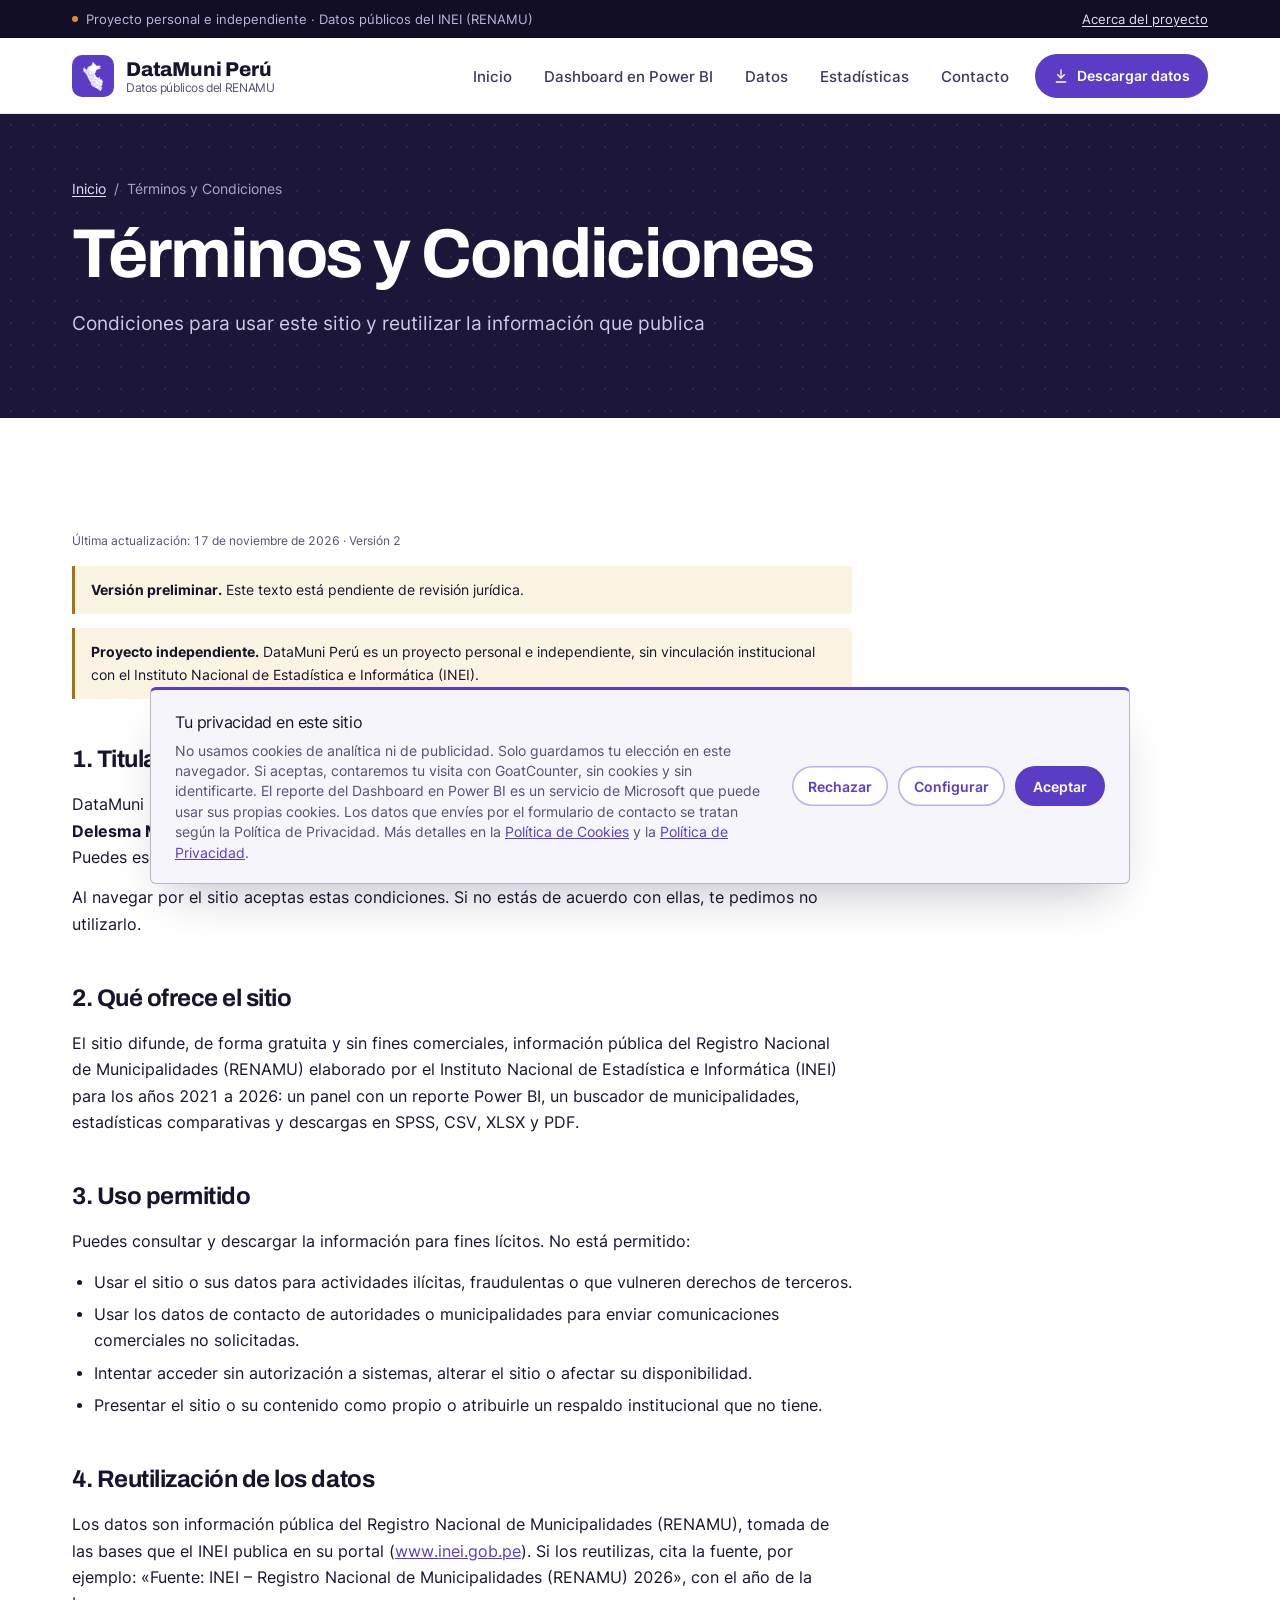
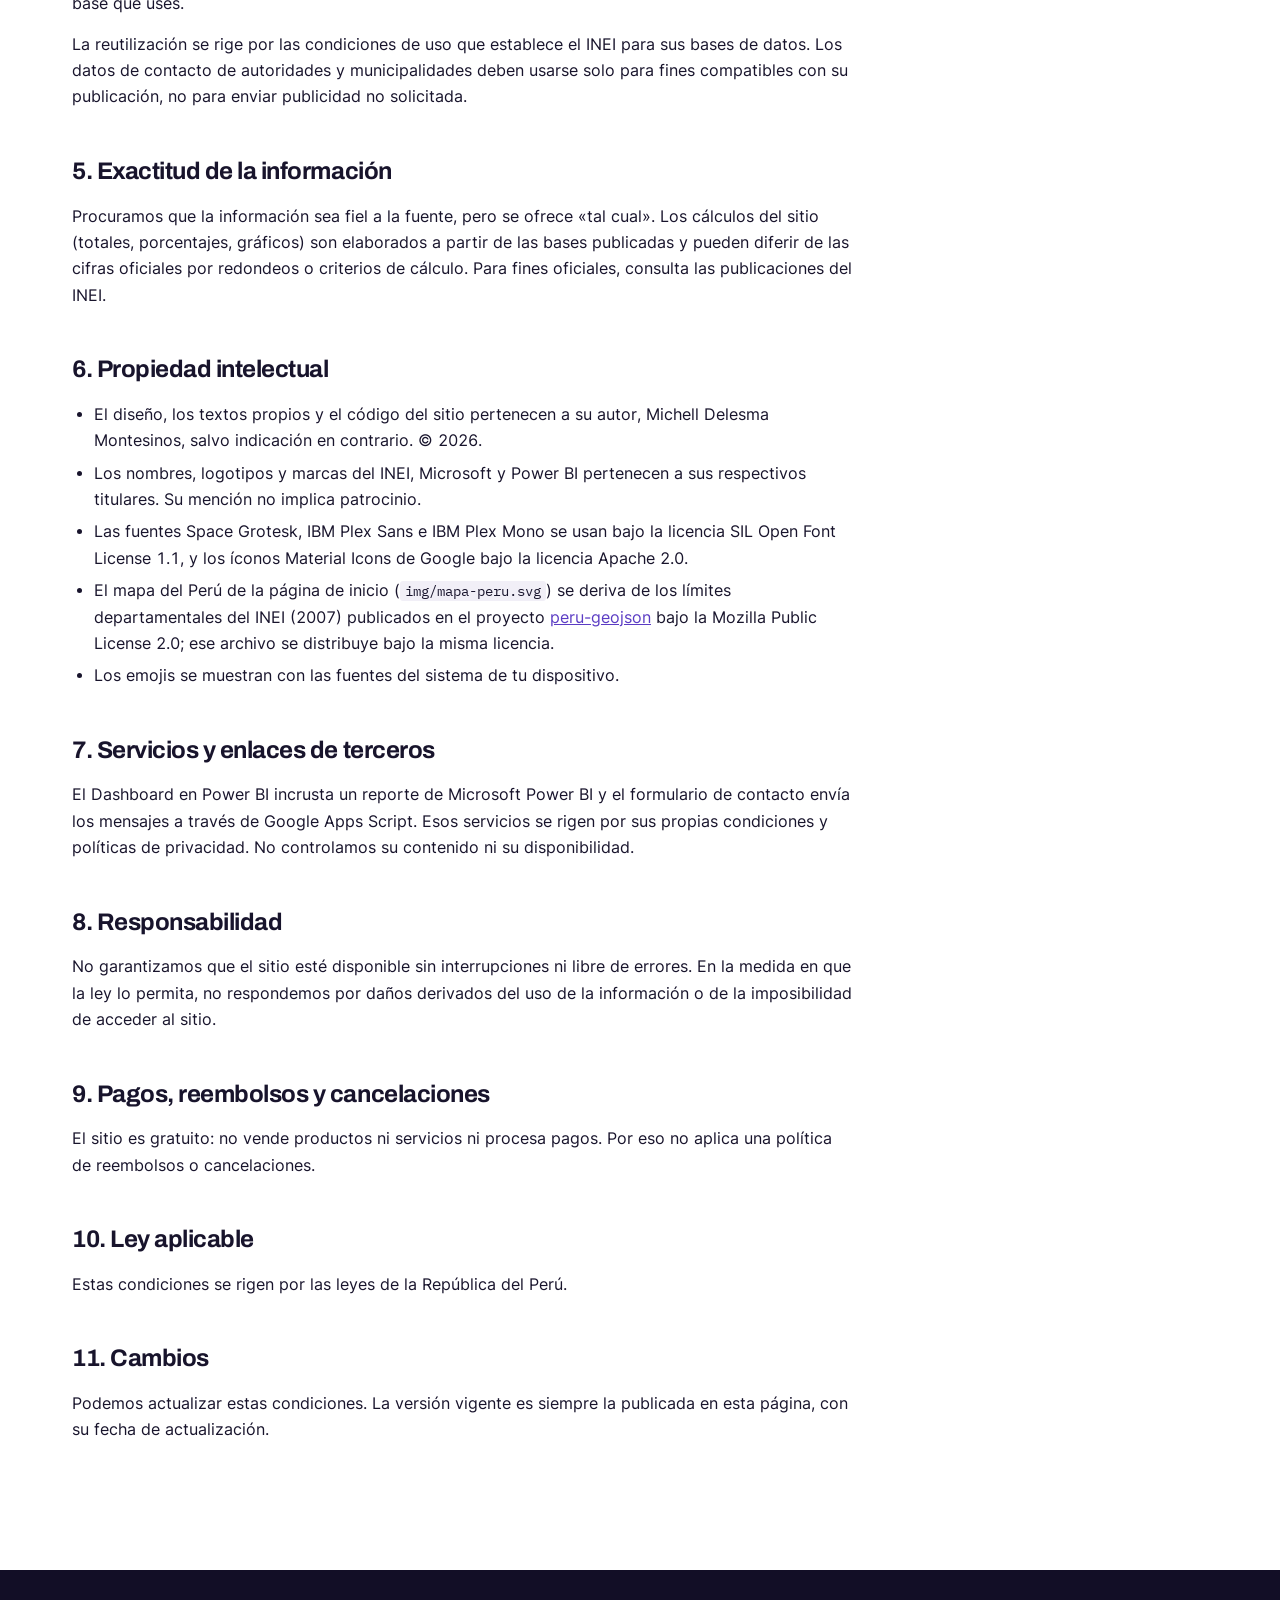
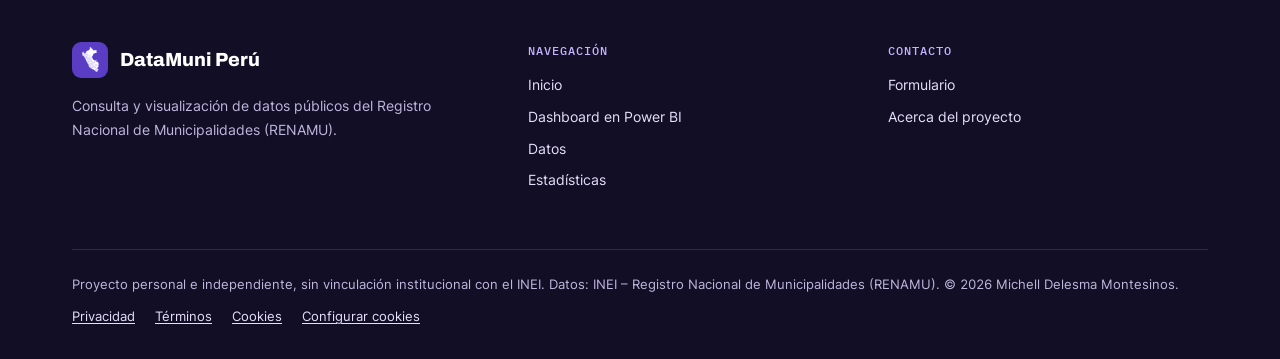
<file: terminos.html>
<!DOCTYPE html>
<html lang="es">
<head>
    <meta charset="UTF-8">
    <meta name="viewport" content="width=device-width, initial-scale=1.0">
    <meta http-equiv="Content-Security-Policy" content="default-src 'self'; script-src 'self'; style-src 'self' 'unsafe-inline'; img-src 'self' data: https://michellalex.goatcounter.com; font-src 'self'; connect-src 'self' https://michellalex.goatcounter.com; frame-src 'none'; object-src 'none'; base-uri 'self'; form-action 'self'">
    <meta name="referrer" content="strict-origin-when-cross-origin">
    <title>Términos y Condiciones | DataMuni Perú</title>
    <meta name="description" content="Condiciones de uso de DataMuni Perú, proyecto personal e independiente: uso permitido, reutilización de datos, propiedad intelectual, servicios de terceros y responsabilidad.">
    <meta name="theme-color" content="#1C1638">
    <link rel="canonical" href="https://michaeldm05.github.io/terminos.html">
    <link rel="icon" href="favicon.svg" type="image/svg+xml">
    <link rel="apple-touch-icon" href="apple-touch-icon.png">
    <link rel="stylesheet" href="css/fonts.css">
    <link rel="stylesheet" href="css/style.css">
</head>
<body>
    <a class="skip-link" href="#contenido">Saltar al contenido</a>

    <!-- Franja de aviso: proyecto personal e independiente -->
    <div class="topbar">
        <div class="container topbar-inner">
            <span class="topbar-org"><span class="topbar-dot" aria-hidden="true"></span>Proyecto personal e independiente · Datos públicos del INEI (RENAMU)</span>
            <span class="topbar-links"><a href="acerca.html">Acerca del proyecto</a></span>
        </div>
    </div>

    <!-- Navbar -->
    <nav class="navbar" id="navbar" aria-label="Navegación principal">
        <div class="navbar-inner">
            <a href="index.html" class="navbar-logo">
                <span class="navbar-logo-icon" aria-hidden="true"><img src="img/logo-datamuni.svg" alt="" width="20" height="29"></span>
                <span class="navbar-logo-text"><span class="navbar-logo-name">DataMuni Perú</span><span class="navbar-logo-sub">Datos públicos del RENAMU</span></span>
            </a>
            <button class="nav-toggle" id="navToggle" aria-expanded="false" aria-controls="navLinks" aria-label="Abrir menú de navegación">
                <span class="material-icons icon-open" aria-hidden="true">menu</span>
                <span class="material-icons icon-close" aria-hidden="true">close</span>
            </button>
            <ul class="navbar-links" id="navLinks">
                <li><a href="index.html">Inicio</a></li>
                <li><a href="dashboard.html">Dashboard en Power BI</a></li>
                <li><a href="datos.html">Datos</a></li>
                <li><a href="estadisticas.html">Estadísticas</a></li>
                <li><a href="contacto.html">Contacto</a></li>
                <li class="navbar-cta-item"><a href="datos.html#descargas" class="navbar-cta"><svg width="16" height="16" viewBox="0 0 24 24" fill="none" stroke="currentColor" stroke-width="2" stroke-linecap="round" stroke-linejoin="round" aria-hidden="true"><path d="M12 3v12"/><path d="m7 10 5 5 5-5"/><path d="M5 21h14"/></svg>Descargar datos</a></li>
            </ul>
        </div>
    </nav>

    <div class="page-header">
        <div class="container">
            <nav class="breadcrumb" aria-label="Ruta de navegación"><a href="index.html">Inicio</a><span aria-hidden="true">/</span><span>Términos y Condiciones</span></nav>
            <h1>Términos y Condiciones</h1>
            <p>Condiciones para usar este sitio y reutilizar la información que publica</p>
        </div>
    </div>

    <main id="contenido">
    <section class="section">
        <div class="container">
            <article class="legal">
                <p class="legal-meta">Última actualización: 17 de noviembre de 2026 · Versión 2</p>

                <p class="legal-draft">
                    <strong>Versión preliminar.</strong> Este texto está pendiente de revisión jurídica.
                </p>
                <p class="legal-draft">
                    <strong>Proyecto independiente.</strong> DataMuni Perú es un proyecto personal e independiente,
                    sin vinculación institucional con el Instituto Nacional de Estadística e Informática (INEI).
                </p>

                <h2 id="titular">1. Titular del sitio</h2>
                <p>
                    DataMuni Perú es un proyecto personal e independiente cuyo titular y responsable es
                    <strong>Michell Delesma Montesinos</strong>. No tiene vinculación institucional con el INEI ni
                    cuenta con su patrocinio. Puedes escribir desde la página de <a href="contacto.html">Contacto</a>.
                </p>
                <p>
                    Al navegar por el sitio aceptas estas condiciones. Si no estás de acuerdo con ellas, te pedimos
                    no utilizarlo.
                </p>

                <h2 id="objeto">2. Qué ofrece el sitio</h2>
                <p>
                    El sitio difunde, de forma gratuita y sin fines comerciales, información pública del Registro Nacional de Municipalidades
                    (RENAMU) elaborado por el Instituto Nacional de Estadística e Informática (INEI) para los años
                    2021 a 2026: un panel con un reporte Power BI, un buscador de municipalidades, estadísticas
                    comparativas y descargas en SPSS, CSV, XLSX y PDF.
                </p>

                <h2 id="uso">3. Uso permitido</h2>
                <p>Puedes consultar y descargar la información para fines lícitos. No está permitido:</p>
                <ul>
                    <li>Usar el sitio o sus datos para actividades ilícitas, fraudulentas o que vulneren derechos de terceros.</li>
                    <li>Usar los datos de contacto de autoridades o municipalidades para enviar comunicaciones comerciales no solicitadas.</li>
                    <li>Intentar acceder sin autorización a sistemas, alterar el sitio o afectar su disponibilidad.</li>
                    <li>Presentar el sitio o su contenido como propio o atribuirle un respaldo institucional que no tiene.</li>
                </ul>

                <h2 id="reutilizacion">4. Reutilización de los datos</h2>
                <p>
                    Los datos son información pública del Registro Nacional de Municipalidades (RENAMU), tomada de
                    las bases que el INEI publica en su portal
                    (<a href="https://www.inei.gob.pe/" rel="noopener">www.inei.gob.pe</a>). Si los reutilizas, cita
                    la fuente, por ejemplo: «Fuente: INEI – Registro Nacional de Municipalidades (RENAMU) 2026», con el año de la base que uses.
                </p>
                <p>
                    La reutilización se rige por las condiciones de uso que establece el INEI para sus bases de datos.
                    Los datos de contacto de autoridades y municipalidades deben usarse solo para fines compatibles con
                    su publicación, no para enviar publicidad no solicitada.
                </p>

                <h2 id="exactitud">5. Exactitud de la información</h2>
                <p>
                    Procuramos que la información sea fiel a la fuente, pero se ofrece «tal cual». Los cálculos del
                    sitio (totales, porcentajes, gráficos) son elaborados a partir de las bases publicadas y pueden
                    diferir de las cifras oficiales por redondeos o criterios de cálculo. Para fines oficiales,
                    consulta las publicaciones del INEI.
                </p>

                <h2 id="propiedad">6. Propiedad intelectual</h2>
                <ul>
                    <li>El diseño, los textos propios y el código del sitio pertenecen a su autor, Michell Delesma Montesinos, salvo indicación en contrario. © 2026.</li>
                    <li>Los nombres, logotipos y marcas del INEI, Microsoft y Power BI pertenecen a sus respectivos titulares. Su mención no implica patrocinio.</li>
                    <li>Las fuentes Space Grotesk, IBM Plex Sans e IBM Plex Mono se usan bajo la licencia SIL Open Font License 1.1, y los íconos Material Icons de Google bajo la licencia Apache 2.0.</li>
                    <li>El mapa del Perú de la página de inicio (<code>img/mapa-peru.svg</code>) se deriva de los límites departamentales del INEI (2007) publicados en el proyecto <a href="https://github.com/juaneladio/peru-geojson" rel="noopener">peru-geojson</a> bajo la Mozilla Public License 2.0; ese archivo se distribuye bajo la misma licencia.</li>
                    <li>Los emojis se muestran con las fuentes del sistema de tu dispositivo.</li>
                </ul>

                <h2 id="terceros">7. Servicios y enlaces de terceros</h2>
                <p>
                    El Dashboard en Power BI incrusta un reporte de Microsoft Power BI y el formulario de contacto envía los
                    mensajes a través de Google Apps Script. Esos servicios se rigen por sus propias condiciones y
                    políticas de privacidad. No controlamos su contenido ni su disponibilidad.
                </p>

                <h2 id="responsabilidad">8. Responsabilidad</h2>
                <p>
                    No garantizamos que el sitio esté disponible sin interrupciones ni libre de errores. En la medida
                    en que la ley lo permita, no respondemos por daños derivados del uso de la información o de la
                    imposibilidad de acceder al sitio.
                </p>

                <h2 id="reembolsos">9. Pagos, reembolsos y cancelaciones</h2>
                <p>
                    El sitio es gratuito: no vende productos ni servicios ni procesa pagos. Por eso no aplica una
                    política de reembolsos o cancelaciones.
                </p>

                <h2 id="ley">10. Ley aplicable</h2>
                <p>
                    Estas condiciones se rigen por las leyes de la República del Perú.
                </p>

                <h2 id="cambios">11. Cambios</h2>
                <p>
                    Podemos actualizar estas condiciones. La versión vigente es siempre la publicada en esta página,
                    con su fecha de actualización.
                </p>
            </article>
        </div>
    </section>
    </main>

    <!-- Footer -->
    <footer class="footer">
        <div class="container">
            <div class="footer-grid">
                <div class="footer-brand">
                    <span class="footer-logo"><span class="navbar-logo-icon" aria-hidden="true"><img src="img/logo-datamuni.svg" alt="" width="20" height="29"></span>DataMuni Perú</span>
                    <p>Consulta y visualización de datos públicos del Registro Nacional de Municipalidades (RENAMU).</p>
                </div>
                <div>
                    <h2>Navegación</h2>
                    <ul class="footer-links">
                        <li><a href="index.html">Inicio</a></li>
                        <li><a href="dashboard.html">Dashboard en Power BI</a></li>
                        <li><a href="datos.html">Datos</a></li>
                        <li><a href="estadisticas.html">Estadísticas</a></li>
                    </ul>
                </div>
                <div>
                    <h2>Contacto</h2>
                    <ul class="footer-links">
                        <li><a href="contacto.html">Formulario</a></li>
                        <li><a href="acerca.html">Acerca del proyecto</a></li>
                    </ul>
                </div>
            </div>
            <div class="footer-bottom">
                <span>Proyecto personal e independiente, sin vinculación institucional con el INEI. Datos: INEI – Registro Nacional de Municipalidades (RENAMU). © 2026 Michell Delesma Montesinos.</span>
                <nav aria-label="Información legal">
                    <ul class="footer-legal">
                        <li><a href="privacidad.html">Privacidad</a></li>
                        <li><a href="terminos.html">Términos</a></li>
                        <li><a href="cookies.html">Cookies</a></li>
                        <li><button type="button" data-abrir-cookies>Configurar cookies</button></li>
                    </ul>
                </nav>
            </div>
        </div>
    </footer>

    <script type="text/plain" data-consent="analitica" data-src="js/vendor/goatcounter.js" data-goatcounter="https://michellalex.goatcounter.com/count"></script>
    <script src="js/consent.js"></script>
    <script src="js/main.js"></script>
</body>
</html>
</file>
<file: css/fonts.css>
/* Fuentes alojadas en el propio sitio (antes se pedían a fonts.googleapis.com /
   fonts.gstatic.com, lo que enviaba la IP de cada visitante a Google).
   Inter, Space Grotesk, IBM Plex Sans e IBM Plex Mono: SIL Open Font License 1.1.
   Material Icons: Apache License 2.0. Ver fonts/LICENCIAS.md. */

/* latin-ext */
@font-face {
  font-family: 'IBM Plex Mono';
  font-style: normal;
  font-weight: 400;
  font-display: swap;
  src: url(../fonts/ibmplexmono--F63fjptAgt5VM-kVkqdyU8n1iEq129k.woff2) format('woff2');
  unicode-range: U+0100-02BA, U+02BD-02C5, U+02C7-02CC, U+02CE-02D7, U+02DD-02FF, U+0304, U+0308, U+0329, U+1D00-1DBF, U+1E00-1E9F, U+1EF2-1EFF, U+2020, U+20A0-20AB, U+20AD-20C0, U+2113, U+2C60-2C7F, U+A720-A7FF;
}
/* latin */
@font-face {
  font-family: 'IBM Plex Mono';
  font-style: normal;
  font-weight: 400;
  font-display: swap;
  src: url(../fonts/ibmplexmono--F63fjptAgt5VM-kVkqdyU8n1i8q1w.woff2) format('woff2');
  unicode-range: U+0000-00FF, U+0131, U+0152-0153, U+02BB-02BC, U+02C6, U+02DA, U+02DC, U+0304, U+0308, U+0329, U+2000-206F, U+20AC, U+2122, U+2191, U+2193, U+2212, U+2215, U+FEFF, U+FFFD;
}
/* latin-ext */
@font-face {
  font-family: 'IBM Plex Mono';
  font-style: normal;
  font-weight: 500;
  font-display: swap;
  src: url(../fonts/ibmplexmono--F6qfjptAgt5VM-kVkqdyU8n3twJwl5FgtIU.woff2) format('woff2');
  unicode-range: U+0100-02BA, U+02BD-02C5, U+02C7-02CC, U+02CE-02D7, U+02DD-02FF, U+0304, U+0308, U+0329, U+1D00-1DBF, U+1E00-1E9F, U+1EF2-1EFF, U+2020, U+20A0-20AB, U+20AD-20C0, U+2113, U+2C60-2C7F, U+A720-A7FF;
}
/* latin */
@font-face {
  font-family: 'IBM Plex Mono';
  font-style: normal;
  font-weight: 500;
  font-display: swap;
  src: url(../fonts/ibmplexmono--F6qfjptAgt5VM-kVkqdyU8n3twJwlBFgg.woff2) format('woff2');
  unicode-range: U+0000-00FF, U+0131, U+0152-0153, U+02BB-02BC, U+02C6, U+02DA, U+02DC, U+0304, U+0308, U+0329, U+2000-206F, U+20AC, U+2122, U+2191, U+2193, U+2212, U+2215, U+FEFF, U+FFFD;
}
/* latin-ext */
@font-face {
  font-family: 'IBM Plex Mono';
  font-style: normal;
  font-weight: 600;
  font-display: swap;
  src: url(../fonts/ibmplexmono--F6qfjptAgt5VM-kVkqdyU8n3vAOwl5FgtIU.woff2) format('woff2');
  unicode-range: U+0100-02BA, U+02BD-02C5, U+02C7-02CC, U+02CE-02D7, U+02DD-02FF, U+0304, U+0308, U+0329, U+1D00-1DBF, U+1E00-1E9F, U+1EF2-1EFF, U+2020, U+20A0-20AB, U+20AD-20C0, U+2113, U+2C60-2C7F, U+A720-A7FF;
}
/* latin */
@font-face {
  font-family: 'IBM Plex Mono';
  font-style: normal;
  font-weight: 600;
  font-display: swap;
  src: url(../fonts/ibmplexmono--F6qfjptAgt5VM-kVkqdyU8n3vAOwlBFgg.woff2) format('woff2');
  unicode-range: U+0000-00FF, U+0131, U+0152-0153, U+02BB-02BC, U+02C6, U+02DA, U+02DC, U+0304, U+0308, U+0329, U+2000-206F, U+20AC, U+2122, U+2191, U+2193, U+2212, U+2215, U+FEFF, U+FFFD;
}
/* latin-ext */
@font-face {
  font-family: 'IBM Plex Sans';
  font-style: normal;
  font-weight: 400;
  font-stretch: 100%;
  font-display: swap;
  src: url(../fonts/ibmplexsans-zYXzKVElMYYaJe8bpLHnCwDKr932-G7dytD-Dmu1syxQKYbABA.woff2) format('woff2');
  unicode-range: U+0100-02BA, U+02BD-02C5, U+02C7-02CC, U+02CE-02D7, U+02DD-02FF, U+0304, U+0308, U+0329, U+1D00-1DBF, U+1E00-1E9F, U+1EF2-1EFF, U+2020, U+20A0-20AB, U+20AD-20C0, U+2113, U+2C60-2C7F, U+A720-A7FF;
}
/* latin */
@font-face {
  font-family: 'IBM Plex Sans';
  font-style: normal;
  font-weight: 400;
  font-stretch: 100%;
  font-display: swap;
  src: url(../fonts/ibmplexsans-zYXzKVElMYYaJe8bpLHnCwDKr932-G7dytD-Dmu1syxeKYY.woff2) format('woff2');
  unicode-range: U+0000-00FF, U+0131, U+0152-0153, U+02BB-02BC, U+02C6, U+02DA, U+02DC, U+0304, U+0308, U+0329, U+2000-206F, U+20AC, U+2122, U+2191, U+2193, U+2212, U+2215, U+FEFF, U+FFFD;
}
/* latin-ext */
@font-face {
  font-family: 'IBM Plex Sans';
  font-style: normal;
  font-weight: 500;
  font-stretch: 100%;
  font-display: swap;
  src: url(../fonts/ibmplexsans-zYXzKVElMYYaJe8bpLHnCwDKr932-G7dytD-Dmu1syxQKYbABA.woff2) format('woff2');
  unicode-range: U+0100-02BA, U+02BD-02C5, U+02C7-02CC, U+02CE-02D7, U+02DD-02FF, U+0304, U+0308, U+0329, U+1D00-1DBF, U+1E00-1E9F, U+1EF2-1EFF, U+2020, U+20A0-20AB, U+20AD-20C0, U+2113, U+2C60-2C7F, U+A720-A7FF;
}
/* latin */
@font-face {
  font-family: 'IBM Plex Sans';
  font-style: normal;
  font-weight: 500;
  font-stretch: 100%;
  font-display: swap;
  src: url(../fonts/ibmplexsans-zYXzKVElMYYaJe8bpLHnCwDKr932-G7dytD-Dmu1syxeKYY.woff2) format('woff2');
  unicode-range: U+0000-00FF, U+0131, U+0152-0153, U+02BB-02BC, U+02C6, U+02DA, U+02DC, U+0304, U+0308, U+0329, U+2000-206F, U+20AC, U+2122, U+2191, U+2193, U+2212, U+2215, U+FEFF, U+FFFD;
}
/* latin-ext */
@font-face {
  font-family: 'IBM Plex Sans';
  font-style: normal;
  font-weight: 600;
  font-stretch: 100%;
  font-display: swap;
  src: url(../fonts/ibmplexsans-zYXzKVElMYYaJe8bpLHnCwDKr932-G7dytD-Dmu1syxQKYbABA.woff2) format('woff2');
  unicode-range: U+0100-02BA, U+02BD-02C5, U+02C7-02CC, U+02CE-02D7, U+02DD-02FF, U+0304, U+0308, U+0329, U+1D00-1DBF, U+1E00-1E9F, U+1EF2-1EFF, U+2020, U+20A0-20AB, U+20AD-20C0, U+2113, U+2C60-2C7F, U+A720-A7FF;
}
/* latin */
@font-face {
  font-family: 'IBM Plex Sans';
  font-style: normal;
  font-weight: 600;
  font-stretch: 100%;
  font-display: swap;
  src: url(../fonts/ibmplexsans-zYXzKVElMYYaJe8bpLHnCwDKr932-G7dytD-Dmu1syxeKYY.woff2) format('woff2');
  unicode-range: U+0000-00FF, U+0131, U+0152-0153, U+02BB-02BC, U+02C6, U+02DA, U+02DC, U+0304, U+0308, U+0329, U+2000-206F, U+20AC, U+2122, U+2191, U+2193, U+2212, U+2215, U+FEFF, U+FFFD;
}
/* latin-ext */
@font-face {
  font-family: 'IBM Plex Sans';
  font-style: normal;
  font-weight: 700;
  font-stretch: 100%;
  font-display: swap;
  src: url(../fonts/ibmplexsans-zYXzKVElMYYaJe8bpLHnCwDKr932-G7dytD-Dmu1syxQKYbABA.woff2) format('woff2');
  unicode-range: U+0100-02BA, U+02BD-02C5, U+02C7-02CC, U+02CE-02D7, U+02DD-02FF, U+0304, U+0308, U+0329, U+1D00-1DBF, U+1E00-1E9F, U+1EF2-1EFF, U+2020, U+20A0-20AB, U+20AD-20C0, U+2113, U+2C60-2C7F, U+A720-A7FF;
}
/* latin */
@font-face {
  font-family: 'IBM Plex Sans';
  font-style: normal;
  font-weight: 700;
  font-stretch: 100%;
  font-display: swap;
  src: url(../fonts/ibmplexsans-zYXzKVElMYYaJe8bpLHnCwDKr932-G7dytD-Dmu1syxeKYY.woff2) format('woff2');
  unicode-range: U+0000-00FF, U+0131, U+0152-0153, U+02BB-02BC, U+02C6, U+02DA, U+02DC, U+0304, U+0308, U+0329, U+2000-206F, U+20AC, U+2122, U+2191, U+2193, U+2212, U+2215, U+FEFF, U+FFFD;
}
/* latin-ext */
@font-face {
  font-family: 'Space Grotesk';
  font-style: normal;
  font-weight: 500;
  font-display: swap;
  src: url(../fonts/spacegrotesk-V8mDoQDjQSkFtoMM3T6r8E7mPb94C-s0.woff2) format('woff2');
  unicode-range: U+0100-02BA, U+02BD-02C5, U+02C7-02CC, U+02CE-02D7, U+02DD-02FF, U+0304, U+0308, U+0329, U+1D00-1DBF, U+1E00-1E9F, U+1EF2-1EFF, U+2020, U+20A0-20AB, U+20AD-20C0, U+2113, U+2C60-2C7F, U+A720-A7FF;
}
/* latin */
@font-face {
  font-family: 'Space Grotesk';
  font-style: normal;
  font-weight: 500;
  font-display: swap;
  src: url(../fonts/spacegrotesk-V8mDoQDjQSkFtoMM3T6r8E7mPbF4Cw.woff2) format('woff2');
  unicode-range: U+0000-00FF, U+0131, U+0152-0153, U+02BB-02BC, U+02C6, U+02DA, U+02DC, U+0304, U+0308, U+0329, U+2000-206F, U+20AC, U+2122, U+2191, U+2193, U+2212, U+2215, U+FEFF, U+FFFD;
}
/* latin-ext */
@font-face {
  font-family: 'Space Grotesk';
  font-style: normal;
  font-weight: 600;
  font-display: swap;
  src: url(../fonts/spacegrotesk-V8mDoQDjQSkFtoMM3T6r8E7mPb94C-s0.woff2) format('woff2');
  unicode-range: U+0100-02BA, U+02BD-02C5, U+02C7-02CC, U+02CE-02D7, U+02DD-02FF, U+0304, U+0308, U+0329, U+1D00-1DBF, U+1E00-1E9F, U+1EF2-1EFF, U+2020, U+20A0-20AB, U+20AD-20C0, U+2113, U+2C60-2C7F, U+A720-A7FF;
}
/* latin */
@font-face {
  font-family: 'Space Grotesk';
  font-style: normal;
  font-weight: 600;
  font-display: swap;
  src: url(../fonts/spacegrotesk-V8mDoQDjQSkFtoMM3T6r8E7mPbF4Cw.woff2) format('woff2');
  unicode-range: U+0000-00FF, U+0131, U+0152-0153, U+02BB-02BC, U+02C6, U+02DA, U+02DC, U+0304, U+0308, U+0329, U+2000-206F, U+20AC, U+2122, U+2191, U+2193, U+2212, U+2215, U+FEFF, U+FFFD;
}
/* latin-ext */
@font-face {
  font-family: 'Space Grotesk';
  font-style: normal;
  font-weight: 700;
  font-display: swap;
  src: url(../fonts/spacegrotesk-V8mDoQDjQSkFtoMM3T6r8E7mPb94C-s0.woff2) format('woff2');
  unicode-range: U+0100-02BA, U+02BD-02C5, U+02C7-02CC, U+02CE-02D7, U+02DD-02FF, U+0304, U+0308, U+0329, U+1D00-1DBF, U+1E00-1E9F, U+1EF2-1EFF, U+2020, U+20A0-20AB, U+20AD-20C0, U+2113, U+2C60-2C7F, U+A720-A7FF;
}
/* latin */
@font-face {
  font-family: 'Space Grotesk';
  font-style: normal;
  font-weight: 700;
  font-display: swap;
  src: url(../fonts/spacegrotesk-V8mDoQDjQSkFtoMM3T6r8E7mPbF4Cw.woff2) format('woff2');
  unicode-range: U+0000-00FF, U+0131, U+0152-0153, U+02BB-02BC, U+02C6, U+02DA, U+02DC, U+0304, U+0308, U+0329, U+2000-206F, U+20AC, U+2122, U+2191, U+2193, U+2212, U+2215, U+FEFF, U+FFFD;
}

/* Material Icons */
@font-face {
  font-family: 'Material Icons';
  font-style: normal;
  font-weight: 400;
  font-display: swap;
  src: url(../fonts/materialicons-flUhRq6tzZclQEJ-Vdg-IuiaDsNc.woff2) format('woff2');
}

.material-icons {
  font-family: 'Material Icons';
  font-weight: normal;
  font-style: normal;
  font-size: 24px;
  line-height: 1;
  letter-spacing: normal;
  text-transform: none;
  display: inline-block;
  white-space: nowrap;
  word-wrap: normal;
  direction: ltr;
  -webkit-font-feature-settings: 'liga';
  -webkit-font-smoothing: antialiased;
}

/* Inter (variable, pesos 100–900): sustituta de PP Neue Montreal, según DESIGN.md.
   Archivos de @fontsource-variable/inter 5.0.8. */
/* latin-ext */
@font-face {
  font-family: 'Inter';
  font-style: normal;
  font-weight: 100 900;
  font-display: swap;
  src: url(../fonts/inter-latin-ext-wght-normal.woff2) format('woff2');
  unicode-range: U+0100-02BA, U+02BD-02C5, U+02C7-02CC, U+02CE-02D7, U+02DD-02FF, U+0304, U+0308, U+0329, U+1D00-1DBF, U+1E00-1E9F, U+1EF2-1EFF, U+2020, U+20A0-20AB, U+20AD-20C0, U+2113, U+2C60-2C7F, U+A720-A7FF;
}
/* latin */
@font-face {
  font-family: 'Inter';
  font-style: normal;
  font-weight: 100 900;
  font-display: swap;
  src: url(../fonts/inter-latin-wght-normal.woff2) format('woff2');
  unicode-range: U+0000-00FF, U+0131, U+0152-0153, U+02BB-02BC, U+02C6, U+02DA, U+02DC, U+0304, U+0308, U+0329, U+2000-206F, U+20AC, U+2122, U+2191, U+2193, U+2212, U+2215, U+FEFF, U+FFFD;
}

/* Archivo (titulares) — variable 500–800, alojada localmente */
@font-face {
  font-family: 'Archivo';
  font-style: normal;
  font-weight: 500 800;
  font-display: swap;
  src: url(../fonts/archivo-latin-ext-wght-normal.woff2) format('woff2');
  unicode-range: U+0100-02BA, U+02BD-02C5, U+02C7-02CC, U+02CE-02D7, U+02DD-02FF, U+0304, U+0308, U+0329, U+1D00-1DBF, U+1E00-1E9F, U+1EF2-1EFF, U+2020, U+20A0-20AB, U+20AD-20C4, U+2113, U+2C60-2C7F, U+A720-A7FF;
}
@font-face {
  font-family: 'Archivo';
  font-style: normal;
  font-weight: 500 800;
  font-display: swap;
  src: url(../fonts/archivo-latin-wght-normal.woff2) format('woff2');
  unicode-range: U+0000-00FF, U+0131, U+0152-0153, U+02BB-02BC, U+02C6, U+02DA, U+02DC, U+0304, U+0308, U+0329, U+2000-206F, U+20AC, U+2122, U+2191, U+2193, U+2212, U+2215, U+FEFF, U+FFFD;
}
</file>
<file: css/style.css>
:root {
    /* Identidad DataMuni Perú (proyecto independiente): índigo profundo como campo
       de cabeceras y pie, violeta para la acción y los datos, verde azulado como
       color de referencia y blanco como lienzo. El ámbar es solo un acento puntual
       (el punto de la franja, la cifra que cambia). Se evita a propósito la terna
       azul/celeste del INEI y el rojo de gob.pe. */
    --brand: #5B3CC4;
    --brand-deep: #45309A;
    --navy-field: #1C1638;    /* cabeceras, tarjetas destacadas */
    --navy-ink: #120E26;      /* franja superior y pie */
    --celeste: #C4B5FD;       /* etiquetas y detalles sobre el marino */
    --celeste-ref: #0E9F8E;
    --orange: #E58A2B;
    --white: #FFFFFF;
    --on-brand: #E6DFFB;      /* enlaces sobre marino */
    --on-navy: #D0C9E8;       /* texto secundario sobre marino */
    --on-navy-soft: #BFB7DC;

    --ink: #18142C;
    --ink-2: #3E3858;         /* texto de apoyo */
    --ink-soft: #565072;      /* notas y etiquetas */
    --field-border: #77718F;  /* borde de campos: 4.6:1 sobre blanco */

    --surface: #F6F5FB;
    --surface-raised: #EDE9FA;
    --chip: #EDE9FA;

    --font-display: 'Archivo', 'Arial Narrow', sans-serif;
    --font-body: 'Inter', 'Segoe UI', sans-serif;
    --font-mono: 'IBM Plex Mono', ui-monospace, monospace;

    --radius-sm: 10px;
    --radius: 16px;
    --radius-lg: 22px;

    /* Nombres heredados, reasignados al sistema (los usa todo el CSS) */
    --navy: var(--navy-field);
    --navy-deep: var(--navy-ink);
    --blue: var(--brand);
    --blue-deep: var(--brand-deep);
    --cyan: var(--celeste);
    --paper: var(--white);
    --line: rgba(24, 20, 44, 0.12);
    --line-strong: rgba(24, 20, 44, 0.28);
    --line-on-navy: rgba(255, 255, 255, 0.16);
    --dots-on-navy: radial-gradient(rgba(255, 255, 255, 0.08) 1px, transparent 1px);

    --primary: var(--blue);
    --primary-hover: var(--blue-deep);
    --accent: var(--cyan);
    --black: var(--ink);
    --gray-100: #F1EFF7;
    --gray-200: #E2DEEE;
    --gray-300: #CAC4DC;
    --gray-400: #9E97B5;
    --gray-500: var(--ink-soft);
    --gray-600: var(--ink-2);
    --blue-light: var(--chip);

    --transition: all 0.25s cubic-bezier(0.4, 0, 0.2, 1);

    --shadow-sm: none;
    --shadow-md: 0 24px 48px -20px rgba(14, 10, 30, 0.35);
}

* { margin: 0; padding: 0; box-sizing: border-box; }

html { scroll-behavior: smooth; }

body {
    font-feature-settings: "ss01" on;
    font-family: var(--font-body);
    color: var(--ink);
    background: var(--paper);
    line-height: 1.55;
    /* Cifras de ancho fijo en todo el sitio: las columnas de números alinean sin
       recurrir a la monoespaciada */
    font-variant-numeric: tabular-nums;
    -webkit-font-smoothing: antialiased;
    padding-top: 64px;
}

.container {
    max-width: 1160px;
    margin: 0 auto;
    padding: 0 28px;
}

a { text-decoration: none; }

img, svg { max-width: 100%; }

/* Si la fuente de íconos no llega a cargar, el navegador muestra el nombre de la
   liga como texto plano (p. ej. "rocket_launch"); esto lo recorta al ancho de un
   ícono en vez de dejar que una palabra suelta rompa botones y cabeceras. */
.material-icons { overflow: hidden; max-width: 1.6em; }

/* Un solo anillo de foco visible para todo lo que se navega con teclado */
:focus-visible {
    outline: 2px solid var(--blue);
    outline-offset: 2px;
    border-radius: 4px;
}

.skip-link {
    position: absolute;
    left: 16px;
    top: -60px;
    z-index: 2000;
    background: var(--blue);
    color: var(--white);
    padding: 10px 18px;
    border-radius: 0 0 6px 6px;
    font-size: 0.85rem;
    font-weight: 600;
    transition: top 0.2s ease;
}

.skip-link:focus { top: 0; }

.sr-only {
    position: absolute;
    width: 1px;
    height: 1px;
    padding: 0;
    margin: -1px;
    overflow: hidden;
    clip: rect(0, 0, 0, 0);
    white-space: nowrap;
    border: 0;
}

@media (prefers-reduced-motion: reduce) {
    *, *::before, *::after {
        animation-duration: 0.001ms !important;
        transition-duration: 0.001ms !important;
    }
}

/* ============================================================
   Navbar
   ============================================================ */

/* Barra transparente sobre el negro: sin borde, sin desenfoque. Al hacer scroll
   se vuelve negra opaca para que el contenido no se lea por debajo. */
.navbar {
    position: fixed;
    top: 0;
    left: 0;
    right: 0;
    z-index: 1000;
    height: 64px;
    background: transparent;
    transition: var(--transition);
}

.navbar.scrolled { background: var(--white); }

.navbar-inner {
    max-width: 1160px;
    margin: 0 auto;
    padding: 0 28px;
    height: 64px;
    display: flex;
    justify-content: space-between;
    align-items: center;
}

.navbar-logo {
    display: flex;
    align-items: center;
    gap: 12px;
    font-family: var(--font-body);
    font-weight: 400;
    font-size: 1.2rem;
    color: var(--ink);
    letter-spacing: -0.02em;
}

.navbar-logo-icon {
    width: 36px;
    height: 36px;
    border-radius: 10px;
    background: var(--brand);
    color: var(--white);
    display: flex;
    align-items: center;
    justify-content: center;
    font-family: var(--font-body);
    font-size: 0.62rem;
    font-weight: 600;
}

.navbar-links {
    display: flex;
    list-style: none;
    gap: 6px;
    align-items: center;
}

/* Etiquetas de navegación: 14px, 600, mayúsculas con 0.025em; gris inactivo y
   blanco en hover o en la página actual */
.navbar-links a {
    color: var(--ink-soft);
    padding: 8px 12px;
    font-size: 0.875rem;
    font-weight: 600;
    text-transform: uppercase;
    letter-spacing: 0.025em;
    transition: var(--transition);
    white-space: nowrap;
}

.navbar-links a:hover,
.navbar-links a.active { color: var(--brand); }

/* ============================================================
   Hero: titular escultórico a todo el ancho; debajo, el texto y el mapa del
   Perú (la "constelación" del sitio) en dos columnas
   ============================================================ */

.hero {
    position: relative;
    background: var(--brand);
    color: var(--white);
    padding: 96px 0 120px;
    overflow: hidden;
}

.hero .container {
    display: grid;
    grid-template-columns: 0.9fr 1.1fr;
    grid-template-areas:
        "titulo titulo"
        "texto  mapa";
    column-gap: 60px;
    row-gap: 24px;
    align-items: center;
}

.hero h1 {
    grid-area: titulo;
    font-family: var(--font-body);
    font-size: clamp(3rem, 7.6vw, 7.0625rem);
    font-weight: 400;
    letter-spacing: -0.04em;
    line-height: 0.95;
}

.hero-copy { grid-area: texto; }
.hero-map { grid-area: mapa; }

.hero p {
    font-size: 1.125rem;
    font-weight: 200;
    color: var(--white);
    max-width: 30em;
    line-height: 1.5;
    margin-bottom: 36px;
}

.hero-actions { display: flex; gap: 18px; flex-wrap: wrap; align-items: center; }

/* Sobre el campo azul la acción principal se invierte: píldora blanca con texto azul */
.hero .btn-primary { background: var(--white); color: var(--brand); }
.hero .btn-primary:hover { background: #EDE9FA; }
.hero .btn-outline { color: var(--white); }
.hero .btn-outline:hover { color: var(--celeste); }

.hero-map { position: relative; }
.hero-map svg { position: relative; z-index: 1; width: 100%; height: auto; display: block; overflow: visible; }

/* Constelación (js/mapa-constelacion.js): el lienzo de partículas va debajo del
   SVG, y el mapa sólido queda como una sombra tenue para que la figura se lea */
.hero-constelacion { position: absolute; inset: 0; width: 100%; height: 100%; z-index: 0; pointer-events: none; }
.hero-map.con-constelacion svg image { opacity: 0.16; }

/* Mapa del Perú: pines, líneas guía, etiquetas y tarjeta de totales */
.hero-map .pin-ring { fill: rgba(196, 181, 253, 0.25); stroke: var(--celeste); stroke-width: 1.2; }
.hero-map .pin { fill: #FFE2A3; }
.hero-map .leader { fill: none; stroke: rgba(255, 255, 255, 0.45); stroke-width: 1; }

.hero-map .map-callout rect,
.hero-map .map-stat rect { fill: rgba(40, 30, 90, 0.85); stroke: rgba(196, 181, 253, 0.6); stroke-width: 1; }

.hero-map .pin-label { font-family: var(--font-body); font-size: 13px; fill: var(--on-brand); }
.hero-map .pin-value { font-family: var(--font-body); font-size: 15.5px; font-weight: 600; fill: var(--white); }

.hero-map .map-stat line { stroke: rgba(255, 255, 255, 0.18); stroke-width: 1; }
.hero-map .map-stat-number { font-family: var(--font-body); font-size: 29px; font-weight: 400; letter-spacing: -0.04em; fill: var(--white); }
.hero-map .map-stat-label { font-family: var(--font-body); font-size: 12px; font-weight: 600; fill: var(--on-brand); }
.hero-map .map-stat-small { font-family: var(--font-body); font-size: 11.5px; fill: var(--on-brand); }
.hero-map .map-stat-caption { font-family: var(--font-body); font-size: 10px; fill: var(--on-brand); }

/* Pulso suave de los pines (se desactiva con prefers-reduced-motion) */
@media (prefers-reduced-motion: no-preference) {
    .hero-map .pin-ring { animation: pin-pulso 2.6s ease-in-out infinite; transform-box: fill-box; transform-origin: center; }
}

@keyframes pin-pulso {
    0%, 100% { transform: scale(1); opacity: 1; }
    50% { transform: scale(1.35); opacity: 0.55; }
}

@media (max-width: 560px) {
    /* En móvil el mapa aprovecha también el margen lateral del contenedor */
    .hero-map { margin: 0 -12px; }
}

@media (max-width: 900px) {
    .hero { padding: 56px 0 72px; }
    .hero .container { grid-template-columns: 1fr; grid-template-areas: "titulo" "texto" "mapa"; row-gap: 28px; }
    /* Más ancho que antes (360px): las etiquetas del mapa se leen mejor */
    .hero-map { max-width: 520px; margin: 0 auto; }
}

/* ============================================================
   Buttons
   ============================================================ */

/* Un solo botón relleno por vista: la píldora violeta. Lo secundario es texto
   sin contenedor (.btn-outline / .btn-ghost). */
.btn {
    position: relative;
    display: inline-flex;
    align-items: center;
    gap: 8px;
    padding: 14px 22px;
    border-radius: 24px;
    font-size: 0.875rem;
    font-weight: 600;
    text-transform: uppercase;
    letter-spacing: 0.025em;
    cursor: pointer;
    transition: var(--transition);
    border: 0;
    font-family: var(--font-body);
}

.btn-primary { background: var(--brand); color: var(--white); }
.btn-primary:hover { background: var(--brand-deep); }

.btn-outline { background: transparent; color: var(--brand); padding-left: 4px; padding-right: 4px; }
.btn-outline:hover { color: var(--brand-deep); }

.btn-sm { padding: 10px 18px; font-size: 0.8rem; }
.btn-outline.btn-sm { padding-left: 2px; padding-right: 2px; }

.btn-ghost { background: transparent; color: var(--ink-soft); padding-left: 4px; padding-right: 4px; }
.btn-ghost:hover { color: var(--ink); }

/* Feedback de "presionado", útil sobre todo en touch (donde no hay :hover) */
.btn:active { transform: scale(0.97); }

/* ============================================================
   Sections
   ============================================================ */

.section { padding: 120px 0; }
@media (max-width: 768px) { .section { padding: 80px 0; } }
.section-light { background: transparent; }

/* Bloque de titular: título grande a la izquierda; a la derecha, la etiqueta
   ámbar y el texto de apoyo en peso 200 */
.section-header {
    display: grid;
    grid-template-columns: minmax(0, 1.35fr) minmax(0, 1fr);
    gap: 24px 60px;
    align-items: end;
    margin: 0 0 72px;
}

.section-aside { padding-bottom: 6px; }

.section-label {
    display: block;
    font-size: 0.875rem;
    font-weight: 600;
    text-transform: uppercase;
    letter-spacing: 0.025em;
    color: var(--brand);
    margin-bottom: 12px;
}

.section-title {
    font-family: var(--font-body);
    font-size: clamp(2.25rem, 3.8vw, 3.25rem);
    font-weight: 400;
    letter-spacing: -0.035em;
    line-height: 1.05;
    color: var(--ink);
}

.section-subtitle { color: var(--ink); font-size: 1.125rem; font-weight: 300; line-height: 1.5; max-width: 32em; }

@media (max-width: 768px) {
    .section-header { grid-template-columns: 1fr; margin-bottom: 48px; }
}

.page-header { background: var(--brand); color: var(--white); padding: 96px 0 24px; }

.page-header h1 {
    font-family: var(--font-body);
    font-size: clamp(2.75rem, 6vw, 4.875rem);
    font-weight: 400;
    letter-spacing: -0.04em;
    line-height: 1;
    margin-bottom: 24px;
}

.page-header p { color: var(--white); font-size: 1.125rem; font-weight: 200; line-height: 1.5; max-width: 34em; }

/* Título de una subsección dentro de una página (sin el aparato completo de
   section-header): usado para introducir la búsqueda del Dashboard, etc. */
.subsection-title {
    font-family: var(--font-body);
    font-size: clamp(1.75rem, 3vw, 2.625rem);
    font-weight: 400;
    color: var(--ink);
    letter-spacing: -0.04em;
    line-height: 1.1;
    margin-bottom: 14px;
}

.subsection-subtitle { color: var(--ink); font-size: 1.125rem; font-weight: 300; margin-bottom: 32px; }

/* ============================================================
   CTA final (cierre de página): tipografía sobre el negro, sin caja
   ============================================================ */

.cta-band {
    display: flex;
    align-items: flex-end;
    justify-content: space-between;
    gap: 32px 60px;
    flex-wrap: wrap;
}

.cta-band-copy { max-width: 40em; }
.cta-band-copy h2 { font-family: var(--font-body); font-size: clamp(2.25rem, 4.4vw, 3.75rem); font-weight: 400; margin-bottom: 20px; letter-spacing: -0.04em; line-height: 1.05; }
.cta-band-copy p { color: var(--ink); font-size: 1.125rem; font-weight: 300; }
.cta-band-actions { display: flex; gap: 18px; flex-wrap: wrap; align-items: center; }

/* ============================================================
   Stats: las cifras son la figura, en tipo grande sobre el negro
   ============================================================ */

/* Tantas columnas iguales como cifras haya (5 en Inicio, 4 en el Dashboard) */
.stats-grid { display: grid; grid-auto-flow: column; grid-auto-columns: minmax(0, 1fr); gap: 40px 32px; }

.stat-item { padding: 0; background: transparent; }

.stat-item-number {
    font-family: var(--font-body);
    font-size: clamp(2.5rem, 4.4vw, 4rem);
    font-weight: 400;
    letter-spacing: -0.04em;
    line-height: 1;
    color: var(--ink);
    margin-bottom: 14px;
}

.stat-item-label { font-size: 0.9375rem; color: var(--ink-soft); }

/* ============================================================
   Feature list (inicio) y tarjetas de información
   ============================================================ */

/* Inicio: los tres accesos se leen como un índice de filas anchas (título,
   descripción, enlace) flotando sobre el negro, separadas solo por espacio. */
.features-grid { display: grid; gap: 56px; }

.feature-card {
    display: grid;
    grid-template-columns: minmax(0, 1.3fr) minmax(0, 1.1fr) 230px;
    align-items: baseline;
    gap: 16px 48px;
    color: inherit;
    transition: var(--transition);
}

.feature-card h3 {
    font-family: var(--font-body);
    font-size: clamp(1.5rem, 2.6vw, 2.25rem);
    font-weight: 400;
    color: var(--ink);
    letter-spacing: -0.035em;
    line-height: 1.1;
    transition: var(--transition);
}

.feature-card:hover h3 { color: var(--brand); }

.feature-card p { color: var(--ink); font-size: 1.125rem; font-weight: 300; line-height: 1.5; }

.feature-card-cta {
    justify-self: end;
    display: inline-flex;
    align-items: center;
    gap: 6px;
    font-size: 0.875rem;
    font-weight: 600;
    text-transform: uppercase;
    letter-spacing: 0.025em;
    color: var(--brand);
    white-space: nowrap;
}

.cards-grid { display: grid; grid-template-columns: repeat(auto-fit, minmax(280px, 1fr)); gap: 48px 40px; }

.card {
    position: relative;
    display: block;
    background: transparent;
    text-align: left;
    color: inherit;
}

.card h3 {
    font-family: var(--font-body);
    font-size: 1.6875rem;
    font-weight: 400;
    color: var(--ink);
    letter-spacing: -0.03em;
    margin-bottom: 12px;
}

.card p { color: var(--ink); font-size: 1.0625rem; font-weight: 300; line-height: 1.5; }

@media (max-width: 768px) {
    .feature-card { grid-template-columns: 1fr; gap: 10px; }
    .feature-card-cta { margin-top: 6px; justify-self: start; }
}

/* ============================================================
   Filter bar (Dashboard)
   ============================================================ */

.filter-bar {
    position: relative;
    background: var(--surface);
    border-radius: 4px;
    padding: 28px;
    margin-bottom: 28px;
    box-shadow: var(--shadow-sm);
}

.filter-grid { display: grid; grid-template-columns: repeat(4, 1fr); gap: 16px; }

.filter-group label {
    display: block;
    font-family: var(--font-body);
    font-size: 0.8rem;
    font-weight: 500;
    color: var(--ink-soft);


    margin-bottom: 8px;
}

.filter-select, .filter-input, .form-control {
    width: 100%;
    padding: 11px 14px;
    /* Antes --gray-300 (1.5:1 sobre blanco): WCAG 1.4.11 pide 3:1 para el borde de un campo */
    border: 1.5px solid #6B6B6B;
    border-radius: 6px;
    font-size: 0.9rem;
    font-family: var(--font-body);
    background: var(--surface);
    color: var(--ink);
    transition: var(--transition);
    outline: none;
}

.filter-select:hover, .filter-input:hover, .form-control:hover { border-color: var(--ink-soft); }

.filter-select:focus, .filter-input:focus, .form-control:focus {
    border-color: var(--blue);
    box-shadow: 0 0 0 4px rgba(0, 85, 162, 0.2);
}

textarea.form-control { resize: vertical; min-height: 120px; }

/* ============================================================
   Table (Dashboard)
   ============================================================ */

.table-container { position: relative; background: var(--surface); border-radius: 4px; overflow: hidden; box-shadow: var(--shadow-sm); }

.table-top-bar {
    padding: 18px 24px;
    border-bottom: 1px solid var(--line);
    display: flex;
    flex-wrap: wrap;
    justify-content: space-between;
    align-items: center;
    gap: 8px 16px;
}

.table-count { font-family: var(--font-body); font-size: 0.78rem; color: var(--ink-soft); }

.table-scroll { overflow-x: auto; max-height: 520px; overflow-y: auto; }
/* La barra reserva 14px, pero el borde transparente la dibuja de 4px; al
   acercar el mouse el borde se reduce y la barra crece sin mover la tabla. */
.table-scroll::-webkit-scrollbar { width: 14px; height: 14px; }
.table-scroll::-webkit-scrollbar-track { background: transparent; }
.table-scroll::-webkit-scrollbar-corner { background: transparent; }
.table-scroll::-webkit-scrollbar-thumb { background: var(--gray-300); background-clip: padding-box; border: 5px solid transparent; border-radius: 999px; }
.table-scroll:hover::-webkit-scrollbar-thumb { border-width: 3px; background-color: var(--gray-400, #9E97B5); }
.table-scroll::-webkit-scrollbar-thumb:hover,
.table-scroll::-webkit-scrollbar-thumb:active { border-width: 1px; background-color: var(--primary); }

.data-table { width: 100%; border-collapse: collapse; min-width: 1200px; }
.data-table thead { position: sticky; top: 0; z-index: 10; }

.data-table thead th {
    background: var(--navy);
    color: var(--on-brand);
    padding: 13px 20px;
    text-align: left;
    font-family: var(--font-body);
    font-size: 0.8rem;
    font-weight: 500;


    white-space: nowrap;
}

.data-table tbody td {
    padding: 13px 20px;
    border-bottom: 1px solid var(--gray-100);
    font-size: 0.87rem;
    color: var(--ink);
    white-space: nowrap;
}

.data-table tbody tr { transition: background 0.15s ease; }
.data-table tbody tr:hover { background: var(--blue-light); }

.pill { display: inline-flex; padding: 4px 12px; border-radius: 4px; font-size: 0.73rem; font-weight: 600; }
.pill-blue { background: var(--blue-light); color: var(--blue-deep); }
.pill-green { background: #E3F3EA; color: #1D7A45; }

/* ============================================================
   Estadísticas — charts
   ============================================================ */

/* align-items:start evita que una tarjeta corta se estire para igualar a su vecina */
.chart-grid { display: grid; grid-template-columns: repeat(2, 1fr); gap: 20px; margin-bottom: 20px; align-items: start; }

.chart-card { position: relative; background: var(--surface); border-radius: 4px; padding: 28px; box-shadow: var(--shadow-sm); }
.chart-card h3 { font-family: var(--font-body); font-size: 1.05rem; font-weight: 400; letter-spacing: -0.03em; color: var(--ink); margin-bottom: 22px; }

/* Fila título + botón de alternar, a la misma altura (como .table-top-bar) */
.chart-card-header { display: flex; align-items: center; justify-content: space-between; gap: 12px; margin-bottom: 22px; }
.chart-card-header h3 { margin-bottom: 0; }

/* Botón para alternar entre valores absolutos y porcentaje, dentro de una tarjeta */
.chart-toggle-btn {
    flex-shrink: 0;
    width: 28px;
    height: 28px;
    display: flex;
    align-items: center;
    justify-content: center;
    border-radius: 6px;
    border: 1.5px solid var(--gray-300);
    background: var(--surface);
    color: var(--ink-soft);
    font-family: var(--font-body);
    font-size: 0.8rem;
    font-weight: 700;
    cursor: pointer;
    transition: var(--transition);
}

.chart-toggle-btn:hover { border-color: var(--blue); color: var(--blue); background: var(--blue-light); }
.chart-toggle-btn.active { background: var(--blue); border-color: var(--blue); color: var(--white); }

/* Barras horizontales: el nombre completo cabe y se lee igual en móvil */
.bar-chart { display: flex; flex-direction: column; gap: 10px; }

.hbar-row {
    display: grid;
    grid-template-columns: 104px 1fr 74px;
    align-items: center;
    gap: 12px;
}

.hbar-name {
    font-size: 0.82rem;
    color: var(--ink-soft);
    white-space: nowrap;
    overflow: hidden;
    text-overflow: ellipsis;
}

.hbar-track { height: 12px; background: var(--gray-100); border-radius: 2px; overflow: hidden; }

.hbar-fill {
    height: 100%;
    border-radius: 2px;
    background: var(--blue);
    transform-origin: left center;
    animation: hbar-grow 0.6s cubic-bezier(0.4, 0, 0.2, 1);
}

@keyframes hbar-grow { from { transform: scaleX(0); } to { transform: scaleX(1); } }

.hbar-value {
    font-family: var(--font-body);
    font-size: 0.82rem;
    font-weight: 600;
    color: var(--ink);
    text-align: right;
}

/* Barras verticales: comparativo entre años (la etiqueta va sobre la barra) */
.vbar-chart { display: flex; align-items: stretch; gap: 16px; height: 220px; }

.vbar-col { flex: 1; display: flex; flex-direction: column; align-items: center; height: 100%; }

.vbar-value {
    font-family: var(--font-body);
    font-size: 0.82rem;
    font-weight: 600;
    color: var(--ink);
    margin-bottom: 8px;
}

.vbar-track {
    width: 100%;
    max-width: 56px;
    flex: 1;
    display: flex;
    align-items: flex-end;
    background: var(--gray-100);
    border-radius: 4px 4px 0 0;
    overflow: hidden;
}

.vbar-fill {
    width: 100%;
    border-radius: 4px 4px 0 0;
    background: var(--blue);
    transform-origin: bottom center;
    animation: vbar-grow 0.6s cubic-bezier(0.4, 0, 0.2, 1);
}

@keyframes vbar-grow { from { transform: scaleY(0); } to { transform: scaleY(1); } }

.vbar-axis {
    margin-top: 10px;
    font-family: var(--font-body);
    font-size: 0.8rem;
    font-weight: 600;
    color: var(--ink-soft);
}

@media (max-width: 480px) {
    .vbar-chart { height: 170px; gap: 8px; }
    .vbar-track { max-width: 34px; }
    .vbar-value { font-size: 0.8rem; }
    .vbar-axis { font-size: 0.8rem; }
}

/* ============================================================
   Gráfico lineal (Estadísticas) — SVG simple, sin librerías
   ============================================================ */

.line-chart-wrap { width: 100%; }
.line-chart { width: 100%; height: 280px; display: block; overflow: visible; }

.line-chart .line-grid { stroke: var(--line); stroke-width: 1; stroke-dasharray: 2 3; }
.line-chart .line-path { fill: none; stroke-width: 2.5px; stroke-linejoin: round; stroke-linecap: round; }
.line-chart .line-dot { stroke: var(--white); stroke-width: 2; }
.line-chart .bar-rect { transition: opacity 0.15s ease; }
.line-chart .bar-rect:hover { opacity: 0.85; }
.line-chart .line-axis-label {
    font-family: var(--font-body);
    font-size: 11px;
    fill: var(--ink-soft);
    text-anchor: middle;
}
.line-chart .line-axis-label--y { text-anchor: end; dominant-baseline: middle; font-size: 10px; }
.line-chart .line-value-label {
    font-family: var(--font-body);
    font-size: 10px;
    font-weight: 600;
    text-anchor: middle;
}

.line-chart-legend {
    list-style: none;
    display: flex;
    flex-wrap: wrap;
    justify-content: center;
    gap: 8px 22px;
    margin-top: 6px;
    padding-top: 14px;
    border-top: 1px solid var(--line);
}

.line-chart-legend li { display: flex; align-items: center; gap: 8px; font-size: 0.82rem; color: var(--ink); }

.line-chart-legend .swatch {
    width: 12px;
    height: 12px;
    border-radius: 3px;
    flex-shrink: 0;
}

.chart-state {
    display: flex;
    align-items: center;
    gap: 10px;
    padding: 28px 0;
    color: var(--ink-soft);
    font-size: 0.88rem;
}

.chart-state .material-icons { color: var(--gray-400); }

.summary-grid { display: grid; grid-template-columns: repeat(2, 1fr); gap: 14px; margin-top: 4px; }
.summary-item { background: var(--gray-100); padding: 18px; border-radius: 4px; border-left: 3px solid var(--blue); }
.summary-item--accent { border-left-color: var(--cyan); }
.summary-item .label { font-size: 0.78rem; color: var(--ink-soft); margin-bottom: 4px; }
.summary-item .value { font-family: var(--font-body); font-size: 1.4rem; font-weight: 400; letter-spacing: -0.03em; color: var(--ink); }
.summary-item .hint { font-size: 0.74rem; color: var(--ink-soft); margin-top: 4px; }

.top-list { margin-top: 4px; }
.top-item { display: flex; justify-content: space-between; align-items: center; gap: 14px; padding: 12px 0; border-bottom: 1px solid var(--gray-100); }
.top-item:last-child { border-bottom: none; }
.top-item-main { display: flex; align-items: center; min-width: 0; }
.top-item-title { font-weight: 600; color: var(--ink); }
.top-item-sub { font-size: 0.8rem; color: var(--ink-soft); }
.top-item-value { font-family: var(--font-body); font-weight: 600; color: var(--ink); white-space: nowrap; }
.top-item-value small { font-weight: 500; color: var(--ink-soft); }

.top-rank {
    width: 28px;
    height: 28px;
    border-radius: 6px;
    display: flex;
    align-items: center;
    justify-content: center;
    font-family: var(--font-body);
    font-weight: 600;
    font-size: 0.8rem;
    margin-right: 12px;
}

.top-rank.gold { background: #FCEFD6; color: #8A5D06; }
.top-rank.silver { background: var(--gray-200); color: var(--ink-soft); }
.top-rank.bronze { background: #F3E1D8; color: #A0491F; }
.top-rank:not(.gold):not(.silver):not(.bronze) { background: var(--blue-light); color: var(--blue); }

@media (max-width: 768px) { .chart-grid { grid-template-columns: 1fr; } }

/* ============================================================
   Contact
   ============================================================ */

.contact-grid { display: grid; grid-template-columns: 0.9fr 1.1fr; gap: 44px; align-items: start; }

.contact-info > p { color: var(--ink-soft); }

.contact-details { list-style: none; margin-top: 26px; }

.contact-details li {
    display: flex;
    align-items: center;
    gap: 12px;
    padding: 14px 0;
    border-top: 1px solid var(--line);
    color: var(--ink-soft);
    font-size: 0.93rem;
}

.contact-details li .material-icons { color: var(--blue); font-size: 20px; }
.contact-details a { color: inherit; border-bottom: 1px solid var(--line); }
.contact-details a:hover { color: var(--blue); border-bottom-color: var(--blue); }

/* Honeypot: fuera de la pantalla (no display:none) para que un lector de pantalla
   ni siquiera lo anuncie, pero sigue "visible" para bots que no miran el CSS. */
.hp-field {
    position: absolute;
    left: -9999px;
    top: -9999px;
    width: 1px;
    height: 1px;
    overflow: hidden;
}

.captcha-group label { display: flex; align-items: baseline; flex-wrap: wrap; gap: 6px; }

.captcha-question {
    font-family: var(--font-body);
    font-weight: 700;
    color: var(--ink);
    background: var(--blue-light);
    padding: 2px 9px;
    border-radius: 4px;
}

.contact-form { position: relative; background: var(--surface); border-radius: 4px; padding: 36px; box-shadow: var(--shadow-sm); }

.contact-info h2, .contact-form-title {
    font-family: var(--font-body);
    font-size: 1.4rem;
    font-weight: 400; letter-spacing: -0.03em;
    color: var(--ink);
    margin-bottom: 14px;
}

.contact-form-title { margin-bottom: 20px; }

.form-group { margin-bottom: 18px; }

.form-group label {
    display: block;
    font-family: var(--font-body);
    font-size: 0.8rem;


    font-weight: 500;
    color: var(--ink-soft);
    margin-bottom: 8px;
}

/* ============================================================
   Toast
   ============================================================ */

.toast {
    position: fixed;
    top: 80px;
    right: 24px;
    background: var(--navy);
    color: var(--white);
    padding: 14px 20px;
    border-radius: 6px;
    font-size: 0.85rem;
    font-weight: 500;
    z-index: 10000;
    display: flex;
    align-items: center;
    gap: 10px;
    transform: translateX(140%);
    transition: transform 0.4s cubic-bezier(0.4, 0, 0.2, 1);
    box-shadow: 0 20px 40px -12px rgba(28, 22, 56, 0.3);
}

.toast.show { transform: translateX(0); }
.toast-icon { color: var(--cyan); }

/* ============================================================
   Footer
   ============================================================ */

.footer { background: var(--navy-deep); color: var(--on-brand); padding: 64px 0 28px; font-size: 0.86rem; }

.footer-grid { display: grid; grid-template-columns: 1.7fr 1fr 1fr 1fr; gap: 40px; margin-bottom: 48px; }

.footer h2 { font-family: var(--font-body); font-size: 0.95rem; font-weight: 600; color: var(--white); margin-bottom: 16px; }
.footer p { line-height: 1.7; }

.footer-links { list-style: none; }
.footer-links li { margin-bottom: 10px; }
.footer-links a { color: var(--on-brand); transition: var(--transition); }
.footer-links a:hover { color: var(--cyan); }

.footer-bottom {
    border-top: 1px solid rgba(255, 255, 255, 0.1);
    padding-top: 22px;
    font-family: var(--font-body);
    font-size: 0.75rem;
    color: var(--on-brand);
}

/* Anillo de foco visible sobre fondos oscuros: el azul --blue casi no se ve
   sobre --navy/--navy-deep (contraste ~2.7:1), así que aquí usamos --cyan. */
.hero :focus-visible,
.cta-band :focus-visible,
.footer :focus-visible {
    outline-color: var(--cyan);
}

/* ============================================================
   Responsive
   ============================================================ */

@media (max-width: 1024px) {
    .stats-grid { grid-auto-flow: row; grid-template-columns: repeat(2, 1fr); }
    .stats-grid .stat-item:last-child:nth-child(odd) { grid-column: 1 / -1; }
    .filter-grid { grid-template-columns: repeat(2, 1fr); }
    .footer-grid { grid-template-columns: repeat(2, 1fr); }
    .contact-grid { grid-template-columns: 1fr; }
}

@media (max-width: 640px) {
    .stats-grid { grid-template-columns: 1fr; }
    .filter-grid { grid-template-columns: 1fr; }
    .footer-grid { grid-template-columns: 1fr; }
    .container { padding: 0 16px; }
}

/* Ajustes finos para móviles angostos (iPhone SE/Mini ≈ 375px y menores):
   menos padding vertical y tarjetas con más aire respecto al borde. */
@media (max-width: 480px) {
    .section { padding: 56px 0; }
    .hero { padding-top: 56px; }
    .hero h1 { font-size: clamp(2.1rem, 8vw, 2.6rem); }
    .page-header { padding: 44px 0 32px; }
    .contact-form { padding: 24px; }
    .filter-bar { padding: 20px; }
    .pdf-card { padding: 20px; }
    .cta-band { padding: 28px 20px; }
}

/* ============================================================
   Power BI (Dashboard)
   ============================================================ */

.powerbi-card {
    position: relative;
    background: var(--surface);
    border-radius: 4px;
    overflow: hidden;
}

.powerbi-header {
    display: flex;
    justify-content: space-between;
    align-items: center;
    gap: 16px;
    padding: 20px 24px;
    border-bottom: 1px solid var(--line);
    flex-wrap: wrap;
}

.powerbi-header-title {
    display: flex;
    align-items: center;
    gap: 14px;
}

.powerbi-live-dot {
    width: 9px;
    height: 9px;
    border-radius: 50%;
    background: var(--cyan);
    flex-shrink: 0;
    animation: powerbi-pulse 2s ease-in-out infinite;
}

@keyframes powerbi-pulse {
    0%, 100% { opacity: 1; }
    50% { opacity: 0.4; }
}

.powerbi-header h3 {
    font-family: var(--font-body);
    font-size: 1.05rem;
    font-weight: 400; letter-spacing: -0.03em;
    color: var(--ink);
    margin-bottom: 2px;
}

.powerbi-subtitle {
    font-family: var(--font-body);
    font-size: 0.8rem;
    color: var(--ink-soft);
}

.powerbi-header-actions {
    display: flex;
    align-items: center;
    gap: 10px;
}

.powerbi-icon-btn {
    display: flex;
    align-items: center;
    justify-content: center;
    width: 34px;
    height: 34px;
    border-radius: 6px;
    border: 1.5px solid var(--gray-300);
    background: var(--surface);
    color: var(--ink-soft);
    cursor: pointer;
    transition: var(--transition);
}

.powerbi-icon-btn:hover {
    border-color: var(--blue);
    color: var(--blue);
    background: var(--blue-light);
}

.powerbi-icon-btn .material-icons { font-size: 18px; }

.powerbi-wrapper {
    position: relative;
    width: 100%;
    aspect-ratio: 600 / 373.5;
    min-height: 460px;
    background: var(--navy);
}

.powerbi-wrapper iframe {
    position: absolute;
    top: 0;
    left: 0;
    width: 100%;
    height: 100%;
    border: none;
}

.powerbi-loading {
    position: absolute;
    inset: 0;
    display: flex;
    flex-direction: column;
    align-items: center;
    justify-content: center;
    gap: 14px;
    color: var(--on-brand);
    font-family: var(--font-body);
    font-size: 0.8rem;
    z-index: 2;
}

.powerbi-loading-bar {
    width: 160px;
    height: 3px;
    background: rgba(255, 255, 255, 0.12);
    border-radius: 2px;
    overflow: hidden;
}

.powerbi-loading-bar span {
    display: block;
    width: 40%;
    height: 100%;
    background: var(--cyan);
    border-radius: 2px;
    animation: powerbi-loading-slide 1.1s ease-in-out infinite;
}

@keyframes powerbi-loading-slide {
    0% { transform: translateX(-100%); }
    100% { transform: translateX(350%); }
}

@media (max-width: 768px) {
    .powerbi-wrapper {
        min-height: 320px;
        aspect-ratio: 4 / 5;
    }
    .powerbi-header {
        flex-direction: column;
        align-items: flex-start;
    }
    .powerbi-header-actions { width: 100%; justify-content: space-between; }
}

.powerbi-loading .material-icons { font-size: 30px; color: var(--gray-400); }

/* ============================================================
   Menú móvil
   ============================================================ */

.nav-toggle {
    display: none;
    align-items: center;
    justify-content: center;
    width: 44px;
    height: 44px;
    border: 1px solid var(--line);
    border-radius: 8px;
    background: var(--surface);
    color: var(--ink);
    cursor: pointer;
    transition: var(--transition);
}

.nav-toggle:hover { border-color: var(--blue); color: var(--blue); }
.nav-toggle .material-icons { font-size: 22px; }
.nav-toggle .icon-close { display: none; }
.nav-toggle[aria-expanded="true"] .icon-open { display: none; }
.nav-toggle[aria-expanded="true"] .icon-close { display: block; }

@media (max-width: 1080px) {
    .nav-toggle { display: flex; }

    .navbar-links {
        position: absolute;
        top: 100%;
        left: 0;
        right: 0;
        flex-direction: column;
        align-items: stretch;
        gap: 8px;
        padding: 13px 13px 18px;
        background: var(--surface);
        border-bottom: 1px solid var(--line);
        box-shadow: 0 20px 30px -24px rgba(28, 22, 56, 0.3);
        transform: translateY(-12px);
        opacity: 0;
        visibility: hidden;
        /* Al cerrar, el menú deja de ser visible recién cuando termina el fundido;
           al abrir, aparece de inmediato. */
        transition: opacity 0.2s ease, transform 0.2s ease, visibility 0s linear 0.2s;
    }

    .navbar-links.open {
        transform: translateY(0);
        opacity: 1;
        visibility: visible;
        transition: opacity 0.2s ease, transform 0.2s ease, visibility 0s;
    }

    .navbar-links a { padding: 10px 13px; font-size: 0.74rem; border-radius: 8px; }
}

/* ============================================================
   Estados de carga y utilidades de tabla
   ============================================================ */

.table-state {
    text-align: center;
    padding: 56px 24px !important;
    color: var(--ink-soft);
    white-space: normal !important;
}

/* Antes --gray-400 (2.3:1 sobre blanco, insuficiente para texto) */
.table-state small { display: block; margin-top: 8px; font-size: 0.78rem; color: var(--ink-soft); }
.table-state-icon { display: block; font-size: 2.4rem; margin-bottom: 12px; color: var(--gray-400); }

.table-state-spinner {
    display: inline-block;
    width: 18px;
    height: 18px;
    margin-right: 10px;
    vertical-align: -4px;
    border: 2px solid var(--gray-200);
    border-top-color: var(--blue);
    border-radius: 50%;
    animation: spin 0.8s linear infinite;
}

@keyframes spin { to { transform: rotate(360deg); } }

/* Marcador de posición mientras se calcula una cifra */
.stat-item-number.is-loading {
    color: transparent;
    background: var(--gray-200);
    border-radius: 4px;
    animation: shimmer 1.2s ease-in-out infinite alternate;
}

@keyframes shimmer { to { opacity: 0.45; } }

.btn.is-busy { opacity: 0.65; cursor: progress; }

.data-table td.mono { font-family: var(--font-body); font-size: 0.82rem; color: var(--ink-soft); }
.data-table td.num { text-align: right; }
.data-table td.cell-strong { font-weight: 600; color: var(--ink); }

.pill-muted { background: var(--gray-200); color: var(--ink-soft); }
.pill-soft { background: var(--gray-100); color: var(--gray-600); }

/* Cabeceras ordenables. El indicador es un triángulo dibujado en CSS (no un ícono
   de fuente): así nunca puede aparecer como texto suelto si una fuente no carga. */
.data-table th[data-campo] { cursor: pointer; user-select: none; }
.data-table th[data-campo]:hover { color: var(--white); }

.data-table th[data-campo]::after {
    content: '';
    display: inline-block;
    margin-left: 6px;
    vertical-align: middle;
    border-left: 4px solid transparent;
    border-right: 4px solid transparent;
    border-top: 5px solid currentColor;
    opacity: 0.35;
    transform: translateY(-1px);
}

.data-table th.sorted::after { opacity: 1; color: var(--cyan); }
.data-table th.sorted.desc::after { transform: translateY(-1px) rotate(180deg); }

/* Mismo motivo que el foco sobre .hero/.cta-band/.footer: la cabecera es navy */
.data-table th[data-campo]:focus-visible { outline-color: var(--cyan); }

/* Pista de scroll horizontal en tablas anchas, sólo visible en pantallas chicas */
.table-scroll { -webkit-overflow-scrolling: touch; }
.table-top-bar-meta { display: flex; align-items: center; gap: 14px; }
.table-scroll-hint { display: none; }

@media (max-width: 768px) {
    .table-scroll-hint {
        display: inline-flex;
        align-items: center;
        gap: 4px;
        font-family: var(--font-body);
        font-size: 0.8rem;
        color: var(--ink-soft);
    }
}

.filter-actions { display: flex; align-items: flex-end; }
.filter-hint { margin-top: 14px; font-size: 0.78rem; color: var(--ink-soft); font-family: var(--font-body); }

@media (max-width: 900px) {
    .hbar-row { grid-template-columns: 84px 1fr 62px; gap: 8px; }
    .hbar-name { font-size: 0.76rem; }
}
/* ============================================================
   Accesibilidad: foco en campos de formulario
   ============================================================ */

/* .form-control y los filtros ponen outline:none; sin esto el anillo de foco
   global (:focus-visible) queda anulado y solo cambia el color del borde. */
.filter-select:focus-visible, .filter-input:focus-visible, .form-control:focus-visible {
    outline: 2px solid var(--blue);
    outline-offset: 1px;
}

/* <main tabindex="-1"> recibe foco por script (aviso de cookies): sin anillo */
#contenido:focus { outline: none; }

/* ============================================================
   Formulario de contacto: errores y consentimiento
   ============================================================ */

.form-control[aria-invalid="true"] { border-color: #B3261E; }

.field-error {
    margin-top: 6px;
    font-size: 0.8rem;
    font-weight: 500;
    color: #B3261E;
}

.form-required-note { font-size: 0.8rem; color: var(--ink-soft); margin: -8px 0 18px; }

.form-group .form-hint {
    display: block;
    margin-top: 6px;
    font-size: 0.8rem;
    color: var(--ink-soft);
}

.form-check { display: flex; align-items: flex-start; gap: 10px; }

.form-check input[type="checkbox"] {
    flex-shrink: 0;
    width: 20px;
    height: 20px;
    margin-top: 1px;
    accent-color: var(--blue);
    cursor: pointer;
}

/* Anula el estilo mono/mayúsculas de .form-group label: es una frase completa */
.form-group .form-check label {
    font-family: var(--font-body);
    font-size: 0.86rem;
    text-transform: none;
    letter-spacing: 0;
    color: var(--ink);
    margin-bottom: 0;
    cursor: pointer;
}

.form-check a, .privacy-clause a { color: var(--blue); text-decoration: underline; }

.privacy-clause {
    margin: 0 0 18px;
    padding: 14px 16px;
    background: var(--gray-100);
    border-radius: 4px;
    font-size: 0.78rem;
    line-height: 1.55;
    color: var(--ink-soft);
}

.privacy-clause strong { color: var(--ink); }

/* ============================================================
   Pie de página: enlaces legales
   ============================================================ */

.footer-legal {
    display: flex;
    flex-wrap: wrap;
    gap: 6px 20px;
    list-style: none;
    margin-bottom: 18px;
    font-size: 0.8rem;
}

.footer-legal a,
.footer-legal button {
    color: var(--on-brand);
    background: none;
    border: 0;
    padding: 0;
    font: inherit;
    cursor: pointer;
    text-decoration: underline;
    text-underline-offset: 3px;
}

.footer-legal a:hover,
.footer-legal button:hover { color: var(--cyan); }

/* ============================================================
   Aviso y configuración de cookies
   ============================================================ */

.cookie-banner {
    position: fixed;
    left: 16px;
    right: 16px;
    bottom: 16px;
    z-index: 3000;
    max-width: 980px;
    margin: 0 auto;
    background: var(--surface);
    color: var(--ink);
    border: 1px solid var(--line-strong);
    border-top: 3px solid var(--blue);
    border-radius: 6px;
    box-shadow: 0 24px 48px -20px rgba(28, 22, 56, 0.3);
}

.cookie-banner-inner {
    display: flex;
    align-items: center;
    gap: 20px 28px;
    padding: 20px 24px;
}

.cookie-banner h2 {
    font-family: var(--font-body);
    font-size: 1rem;
    font-weight: 400; letter-spacing: -0.03em;
    color: var(--ink);
    margin-bottom: 6px;
}

.cookie-banner p { font-size: 0.85rem; color: var(--ink-soft); line-height: 1.5; }
.cookie-banner a { color: var(--blue); text-decoration: underline; }

.cookie-banner-actions { display: flex; flex-wrap: wrap; gap: 10px; flex-shrink: 0; }

@media (max-width: 760px) {
    .cookie-banner-inner { flex-direction: column; align-items: stretch; padding: 18px; }
    .cookie-banner-actions .btn { flex: 1 1 auto; justify-content: center; }
}

.cookie-dialog {
    width: min(560px, calc(100% - 32px));
    max-height: calc(100vh - 48px);
    margin: auto;
    padding: 0;
    border: 1px solid var(--line-strong);
    border-radius: 6px;
    background: var(--surface);
    color: var(--ink);
    box-shadow: 0 30px 60px -24px rgba(28, 22, 56, 0.3);
}

.cookie-dialog::backdrop { background: rgba(28, 22, 56, 0.55); }

.cookie-dialog-form { position: relative; padding: 28px; }

.cookie-dialog h2 {
    font-family: var(--font-body);
    font-size: 1.25rem;
    font-weight: 400; letter-spacing: -0.03em;
    color: var(--ink);
    margin-bottom: 8px;
    padding-right: 36px;
}

.cookie-dialog-form > p { font-size: 0.88rem; color: var(--ink-soft); margin-bottom: 18px; }

.cookie-cat {
    border: 1px solid var(--line);
    border-radius: 4px;
    padding: 14px 16px;
    margin-bottom: 12px;
}

.cookie-cat legend {
    padding: 0 6px;
    font-weight: 600;
    font-size: 0.92rem;
    color: var(--ink);
}

.cookie-cat p { font-size: 0.82rem; color: var(--ink-soft); margin-top: 6px; }
.cookie-cat a { color: var(--blue); text-decoration: underline; }
.cookie-cat code { font-family: var(--font-mono); font-size: 0.9em; }

.cookie-switch { display: inline-flex; align-items: center; gap: 8px; font-size: 0.86rem; cursor: pointer; }
.cookie-switch input { width: 18px; height: 18px; accent-color: var(--blue); cursor: pointer; }
.cookie-switch input:disabled { cursor: not-allowed; }

.cookie-dialog-actions { display: flex; flex-wrap: wrap; justify-content: flex-end; gap: 10px; margin-top: 20px; }

.cookie-dialog-close {
    position: absolute;
    top: 18px;
    right: 18px;
    width: 36px;
    height: 36px;
    display: inline-flex;
    align-items: center;
    justify-content: center;
    border: 1.5px solid #6B6B6B;
    border-radius: 6px;
    background: var(--surface);
    color: var(--ink-soft);
    cursor: pointer;
}

.cookie-dialog-close:hover { border-color: var(--ink-soft); color: var(--ink); }

/* ============================================================
   Aviso junto al reporte Power BI (fuera del iframe)
   ============================================================ */

.powerbi-privacy-note {
    display: flex;
    align-items: flex-start;
    gap: 8px;
    margin-top: 14px;
    font-size: 0.8rem;
    color: var(--ink-soft);
}

.powerbi-privacy-note .material-icons { font-size: 18px; color: var(--blue); }
.powerbi-privacy-note a { color: var(--blue); text-decoration: underline; }

/* ============================================================
   Páginas legales
   ============================================================ */

.legal {
    max-width: 780px;
    color: var(--ink);
    font-size: 0.97rem;
    line-height: 1.7;
}

.legal h2 {
    font-family: var(--font-body);
    font-size: 1.3rem;
    font-weight: 400; letter-spacing: -0.03em;
    color: var(--ink);
    margin: 40px 0 12px;
    scroll-margin-top: 84px;
}

.legal h3 {
    font-family: var(--font-body);
    font-size: 1.05rem;
    font-weight: 400; letter-spacing: -0.03em;
    color: var(--ink);
    margin: 24px 0 8px;
}

.legal p, .legal ul, .legal ol { margin-bottom: 14px; }
.legal ul, .legal ol { padding-left: 22px; }
.legal li { margin-bottom: 6px; }
.legal a { color: var(--blue); text-decoration: underline; }
.legal a:hover { color: var(--blue-deep); }
.legal code { font-family: var(--font-mono); font-size: 0.88em; background: var(--gray-100); padding: 1px 5px; border-radius: 3px; }

.legal-meta { font-family: var(--font-body); font-size: 0.78rem; color: var(--ink-soft); margin-bottom: 20px; }

.legal-draft {
    border-left: 3px solid #A6720B;
    background: #FCF4E3;
    padding: 12px 16px;
    border-radius: 0 4px 4px 0;
    font-size: 0.88rem;
    margin-bottom: 28px;
}

.legal-toc {
    background: var(--surface);
    border-radius: 4px;
    padding: 18px 22px;
    margin-bottom: 12px;
}

.legal-toc h2 { margin: 0 0 8px; font-size: 1rem; }
.legal-toc ol { margin: 0; }

.legal-table-wrap { overflow-x: auto; margin-bottom: 18px; }

.legal-table { width: 100%; min-width: 560px; border-collapse: collapse; font-size: 0.88rem; background: var(--surface); }

.legal-table th, .legal-table td {
    text-align: left;
    vertical-align: top;
    padding: 10px 12px;
    border: 1px solid var(--line);
}

.legal-table th { background: var(--gray-100); font-weight: 600; color: var(--ink); }


/* ============================================================
   Serie histórica destacada (Estadísticas · municipalidades por año)
   ============================================================ */

.serie-card {
    /* Superficie clara: los colores de datos se validaron (skill dataviz,
       validate_palette.js) contra fondo claro. Las marcas usan la terna
       institucional azul INEI / naranja / celeste de referencia, que pasa todas
       las pruebas, incluida la de todos los pares y daltonismo; el texto va
       siempre en tinta, nunca en el color de una serie. */
    --s-bg: var(--surface);
    --s-surface: var(--white);
    --s-raised: var(--white);
    --s-line: rgba(28, 22, 56, 0.12);
    --s-line-strong: rgba(28, 22, 56, 0.3);
    --s-text: var(--ink);
    --s-soft: #4A4466;
    --s-muted: var(--ink-soft);
    --s-consolidado: var(--brand);   /* serie principal */
    --s-cambio: #E58A2B;             /* el año que cambia, resaltado */
    --s-base: var(--celeste-ref);    /* años de referencia */
    --s-green: #12805C;
    --s-red: #B42318;
    background: var(--s-bg);
    color: var(--s-text);
    border-radius: 4px;
    padding: 40px;
    margin-bottom: 40px;
}

.serie-head { display: flex; align-items: center; gap: 18px; margin-bottom: 28px; }
.serie-icon {
    flex: none; width: 52px; height: 52px; display: grid; place-items: center;
    border-radius: 10px; color: var(--brand);
    background: var(--blue-light); border: 0;
}
.serie-titles { flex: 1; min-width: 0; }
.serie-eyebrow {
    font-family: var(--font-body); font-size: 0.8rem;
 color: var(--s-muted); margin-bottom: 6px;
}
.serie-card h3 { font-family: var(--font-body); font-size: clamp(1.25rem, 2.2vw, 1.6rem); font-weight: 400; letter-spacing: -0.03em; color: var(--s-text); line-height: 1.2; }
.serie-head-actions { flex: none; display: flex; align-items: center; gap: 10px; }
.serie-icon .material-icons { font-size: 26px; }
.serie-badge {
    flex: none; display: inline-flex; align-items: center; gap: 8px; padding: 7px 14px;
    border-radius: 999px; border: 1px solid rgba(18, 128, 92, 0.3); background: rgba(18, 128, 92, 0.06);
    font-family: var(--font-body); font-size: 0.8rem; color: var(--s-green);
}
.serie-badge-dot { width: 7px; height: 7px; border-radius: 50%; background: var(--s-green); }

.serie-kpis {
    display: grid; grid-template-columns: repeat(3, 1fr);
    border: 1px solid var(--s-line); border-radius: 8px; background: var(--s-surface); margin-bottom: 32px;
}
.serie-kpi { padding: 20px 24px; }
.serie-kpi + .serie-kpi { border-left: 1px solid var(--s-line); }
.serie-kpi dt {
    font-family: var(--font-body); font-size: 0.8rem;
 color: var(--s-muted); margin-bottom: 8px;
}
.serie-kpi dd { font-family: var(--font-body); font-size: 1.9rem; font-weight: 600; color: var(--s-text); line-height: 1.1; }
.serie-kpi dd small {
    display: block; margin-top: 6px; font-family: var(--font-body); font-size: 0.74rem;
    font-weight: 500; color: var(--s-muted);
}
.serie-card .chart-toggle-btn { background: transparent; border-color: var(--s-line-strong); color: var(--s-soft); width: 32px; height: 32px; }
.serie-card .chart-toggle-btn:hover { border-color: var(--brand); color: var(--brand); background: var(--blue-light); }
.serie-card .chart-toggle-btn.active { background: var(--brand); border-color: var(--brand); color: var(--white); }
.serie-card .is-up { color: var(--s-green); }
.serie-card .is-down { color: var(--s-red); }

.serie-body { display: grid; grid-template-columns: minmax(0, 1fr) 330px; gap: 32px; align-items: start; }

.serie-legend { list-style: none; display: flex; flex-wrap: wrap; gap: 10px 24px; margin-bottom: 20px; }
.serie-legend li { display: flex; align-items: center; gap: 9px; font-family: var(--font-body); font-size: 0.78rem; color: var(--s-soft); }
.serie-swatch { width: 12px; height: 12px; border-radius: 3px; }
.serie-swatch.is-base { background: var(--s-base); }
.serie-swatch.is-cambio { background: var(--s-cambio); }
.serie-swatch.is-consolidado { background: var(--s-consolidado); }

.serie-plot { display: grid; grid-template-columns: 56px minmax(0, 1fr); height: 320px; margin-top: 56px; }
.serie-yaxis { position: relative; }
.serie-yaxis span {
    position: absolute; right: 14px; transform: translateY(50%);
    font-family: var(--font-body); font-size: 0.74rem; color: var(--s-muted); white-space: nowrap;
}
.serie-area { position: relative; }
.serie-grid { position: absolute; left: 0; right: 0; height: 1px; background: var(--s-line); }
.serie-baseline { position: absolute; left: 0; right: 0; border-top: 1px dashed var(--s-line-strong); }

.serie-cols { position: absolute; inset: 0; display: flex; }
.serie-col {
    flex: 1; position: relative; display: flex; align-items: flex-end; justify-content: center;
    cursor: default; outline: none; transition: background 0.2s;
}
.serie-col.is-active { background: rgba(0, 85, 162, 0.05); }
.serie-col:focus-visible { box-shadow: inset 0 0 0 2px var(--cyan); }

.serie-bar {
    position: relative; width: min(42%, 96px); border-radius: 4px 4px 0 0;
    transform-origin: bottom center; animation: vbar-grow 0.7s cubic-bezier(0.4, 0, 0.2, 1);
}
.serie-col.is-base .serie-bar { background: var(--s-base); }
.serie-col.is-cambio .serie-bar { background: var(--s-cambio); }
.serie-col.is-consolidado .serie-bar { background: var(--s-consolidado); }

.serie-bar-label {
    position: absolute; bottom: calc(100% + 8px); left: 50%; transform: translateX(-50%);
    display: flex; flex-direction: column; align-items: center; gap: 6px; white-space: nowrap;
}
.serie-bar-value { font-family: var(--font-body); font-size: 0.98rem; font-weight: 600; color: var(--s-soft); }
.serie-col.is-cambio .serie-bar-value { color: var(--s-text); }
.serie-pill {
    font-family: var(--font-body); font-size: 0.78rem; font-weight: 700; padding: 3px 11px; border-radius: 999px;
    background: rgba(18, 128, 92, 0.1); border: 1px solid rgba(18, 128, 92, 0.3);
}
.serie-pill.is-down { background: rgba(180, 35, 24, 0.08); border-color: rgba(180, 35, 24, 0.3); }

.serie-xaxis { display: flex; margin-left: 56px; padding-top: 12px; }
.serie-xaxis span { flex: 1; text-align: center; font-family: var(--font-body); font-size: 1.05rem; font-weight: 500; color: var(--s-soft); }

.serie-tooltip {
    position: absolute; z-index: 2; min-width: 220px; padding: 16px 20px; pointer-events: none;
    background: var(--s-raised); border: 1px solid var(--s-line); border-radius: 8px;
    box-shadow: var(--shadow-md);
}
.serie-tooltip-year { font-family: var(--font-body); font-size: 0.9rem; color: var(--s-muted); }
.serie-tooltip-value { font-family: var(--font-body); font-size: 1.7rem; font-weight: 400; letter-spacing: -0.03em; line-height: 1.3; color: var(--s-text); }
.serie-tooltip-value.is-cambio { color: var(--s-text); }
.serie-tooltip-value.is-consolidado { color: var(--s-text); }
.serie-tooltip-unit { font-family: var(--font-body); font-size: 0.8rem; color: var(--s-soft); margin-bottom: 10px; }
.serie-tooltip-delta { font-family: var(--font-body); font-size: 0.8rem; color: var(--s-muted); }
.serie-tooltip-row {
    display: flex; justify-content: space-between; align-items: center; gap: 18px; margin-top: 8px;
    font-family: var(--font-body); font-size: 0.8rem; color: var(--s-soft);
}
.serie-tooltip-row span { display: flex; align-items: center; gap: 8px; }
.serie-tooltip-row strong { font-family: var(--font-body); font-size: 0.95rem; color: var(--s-text); }

.serie-group { display: flex; align-items: flex-end; gap: 4px; height: 100%; width: min(66%, 132px); }
.serie-group .serie-bar { flex: 1; width: auto; border-radius: 3px 3px 0 0; }
.serie-card .chart-state { color: var(--s-soft); min-height: 200px; }

.serie-foot {
    margin-top: 28px; font-family: var(--font-body); font-size: 0.8rem;
 color: var(--s-muted);
}

.serie-insight {
    padding: 30px 28px; border-radius: 4px;
    background: var(--s-surface);
}
.serie-insight-eyebrow {
    font-family: var(--font-body); font-size: 0.75rem;
 color: var(--brand); margin-bottom: 16px;
}
.serie-insight h4 { font-family: var(--font-body); font-size: 1.4rem; font-weight: 400; letter-spacing: -0.03em; line-height: 1.3; color: var(--s-text); margin-bottom: 12px; }
.serie-insight-text { font-size: 0.98rem; line-height: 1.7; color: var(--s-soft); }
.serie-insight-metric { margin: 24px 0; padding: 20px 0; border-top: 1px solid var(--s-line); border-bottom: 1px solid var(--s-line); }
.serie-insight-metric span {
    display: block; font-family: var(--font-body); font-size: 0.8rem;
 color: var(--s-muted); margin-bottom: 4px;
}
.serie-insight-metric strong { font-family: var(--font-body); font-size: 2.4rem; font-weight: 400; letter-spacing: -0.03em; color: var(--s-text); }

.serie-timeline:empty { display: none; }
.serie-timeline { list-style: none; display: flex; justify-content: space-between; position: relative; padding: 0 16px; margin-bottom: 24px; }
.serie-timeline::before { content: ''; position: absolute; left: 30px; right: 30px; top: 6px; height: 1px; background: var(--s-line); }
.serie-timeline li {
    position: relative; display: flex; flex-direction: column; align-items: center; gap: 8px;
    font-family: var(--font-body); font-size: 0.8rem; color: var(--s-muted);
}
.serie-timeline-dot { width: 13px; height: 13px; border-radius: 50%; border: 2px solid var(--s-consolidado); background: var(--s-surface); }
.serie-timeline .is-cambio .serie-timeline-dot { background: var(--s-cambio); border-color: var(--s-cambio); }
.serie-timeline .is-consolidado .serie-timeline-dot { background: var(--s-consolidado); }
.serie-source { font-family: var(--font-body); font-size: 0.8rem; line-height: 1.6; color: var(--s-muted); }

@media (max-width: 1024px) {
    .serie-body { grid-template-columns: 1fr; }
}

@media (max-width: 640px) {
    .serie-card { padding: 24px 18px; }
    .serie-head { flex-wrap: wrap; gap: 14px; }
    .serie-icon { width: 44px; height: 44px; }
    .serie-badge { order: 3; }
    .serie-kpis { grid-template-columns: 1fr; }
    .serie-kpi + .serie-kpi { border-left: none; border-top: 1px solid var(--s-line); }
    .serie-kpi { padding: 16px 18px; }
    .serie-kpi dd { font-size: 1.6rem; }
    .serie-plot { grid-template-columns: 44px minmax(0, 1fr); height: 240px; }
    .serie-yaxis span { right: 8px; font-size: 0.64rem; }
    .serie-xaxis { margin-left: 44px; }
    .serie-xaxis span { font-size: 0.8rem; }
    .serie-bar { width: 58%; }
    .serie-bar-value { font-size: 0.8rem; }
    .serie-pill { font-size: 0.66rem; padding: 2px 7px; }
    .serie-tooltip { min-width: 170px; padding: 12px 14px; }
    .serie-tooltip-value { font-size: 1.35rem; }
    .serie-insight { padding: 24px 20px; }
}


/* ============================================================
   Estadísticas: resumen, navegación por temas y secciones
   ============================================================ */

.resumen-grid { display: grid; grid-template-columns: repeat(4, 1fr); gap: 16px; margin: 8px 0 28px; }
.resumen-tile {
    display: flex; flex-direction: column; gap: 6px; padding: 20px 22px; text-decoration: none;
    background: var(--surface); border-radius: 4px;
    transition: var(--transition);
}
.resumen-tile:hover { background: var(--blue-light); }
.resumen-label {
    font-family: var(--font-body); font-size: 0.8rem;
 color: var(--ink-soft);
}
.resumen-valor { font-family: var(--font-body); font-size: 1.9rem; font-weight: 400; letter-spacing: -0.03em; color: var(--ink); line-height: 1.1; }
.resumen-cambio { font-family: var(--font-body); font-size: 0.76rem; color: var(--ink-soft); }
.resumen-cambio.is-up { color: #12805C; }
.resumen-cambio.is-down { color: #B42318; }

.stats-nav {
    position: sticky; top: 76px; z-index: 50; display: flex; gap: 8px; overflow-x: auto;
    padding: 12px 0; margin-bottom: 12px; scrollbar-width: none;
    background: var(--paper);
    border-bottom: 1px solid var(--line);
}
.stats-nav::-webkit-scrollbar { display: none; }
.stats-nav a {
    flex: none; padding: 8px 16px; border-radius: 999px; text-decoration: none; white-space: nowrap;
    font-size: 0.86rem; font-weight: 500; color: var(--ink-soft);
    border: 1px solid var(--line-strong); background: var(--surface); transition: var(--transition);
}
.stats-nav a:hover { color: var(--blue); border-color: var(--blue); }
.stats-nav a.active { color: var(--white); background: var(--navy); border-color: var(--ink); }

.stats-tema { scroll-margin-top: 130px; padding-top: 28px; }
.stats-tema .serie-card { scroll-margin-top: 140px; }
.stats-tema-title {
    display: flex; align-items: baseline; gap: 14px; margin-bottom: 20px;
    font-family: var(--font-body); font-size: 1.45rem; font-weight: 400; letter-spacing: -0.03em; color: var(--ink);
}
.stats-tema-title span {
    font-family: var(--font-body); font-size: 0.8rem; font-weight: 500;
 color: var(--blue);
}

.serie-download {
    display: inline-flex; align-items: center; gap: 6px; height: 32px; padding: 0 12px; cursor: pointer;
    border-radius: 6px; border: 1px solid var(--s-line-strong); background: transparent;
    font-family: var(--font-body); font-size: 0.8rem; color: var(--s-soft);
    transition: var(--transition);
}
.serie-download .material-icons { font-size: 17px; }
.serie-download:hover:not(:disabled) { border-color: var(--brand); color: var(--brand); background: var(--blue-light); }
.serie-download:disabled { opacity: 0.4; cursor: default; }

@media (max-width: 900px) {
    .resumen-grid { grid-template-columns: repeat(2, 1fr); }
}

@media (max-width: 640px) {
    .resumen-grid { gap: 10px; }
    .resumen-tile { padding: 14px 16px; }
    .resumen-valor { font-size: 1.4rem; }
    .stats-nav { margin-left: -16px; margin-right: -16px; padding-left: 16px; padding-right: 16px; }
    .stats-tema-title { flex-direction: column; gap: 4px; font-size: 1.25rem; }
    .serie-head-actions { width: 100%; }
}

/* ============================================================
   Mapa de población por distrito (inicio)
   ============================================================ */

.pob-layout { display: grid; grid-template-columns: 320px minmax(0, 1fr); gap: 20px; align-items: start; }
.pob-panel { display: flex; flex-direction: column; gap: 14px; min-width: 0; }
.pob-box { background: var(--surface); border-radius: 4px; padding: 18px 20px; }

.pob-eyebrow { font-family: var(--font-body); font-size: 0.8rem; color: var(--blue); }
.pob-big { font-family: var(--font-body); font-size: 2.1rem; font-weight: 400; letter-spacing: -0.03em; color: var(--ink); margin-top: 6px; line-height: 1.1; }
.pob-sub { font-size: 0.82rem; color: var(--ink-soft); margin-top: 2px; }
.pob-row2 { display: grid; grid-template-columns: 1fr 1fr; gap: 12px; margin-top: 14px; padding-top: 14px; border-top: 1px solid var(--line); }
.pob-row2 b { display: block; font-family: var(--font-body); font-size: 0.98rem; font-weight: 600; color: var(--ink); }
.pob-row2 span { font-size: 0.76rem; color: var(--ink-soft); }

.pob-ctl { display: flex; flex-direction: column; gap: 12px; }
.pob-ctl label { display: block; font-size: 0.78rem; font-weight: 600; color: var(--ink-soft); margin-bottom: 5px; }
.pob-ctl select, .pob-ctl input {
    width: 100%; font: inherit; font-size: 0.92rem; padding: 9px 11px; border-radius: 6px;
    border: 1px solid var(--line-strong); background: var(--paper); color: var(--ink);
}
.pob-ctl select:focus-visible, .pob-ctl input:focus-visible, .pob-leyenda button:focus-visible, .pob-zoom button:focus-visible {
    outline: 2px solid var(--blue); outline-offset: 1px;
}

.pob-leyenda { display: flex; flex-direction: column; gap: 3px; margin-top: 10px; }
.pob-leyenda button {
    display: grid; grid-template-columns: 18px 1fr auto; gap: 10px; align-items: center; width: 100%;
    text-align: left; font: inherit; font-size: 0.86rem; font-family: var(--font-body); padding: 6px 8px;
    border-radius: 4px; border: 1px solid transparent; background: none; color: var(--ink); cursor: pointer;
}
.pob-leyenda button:hover { background: var(--blue-light); }
.pob-leyenda button.on { border-color: var(--blue); background: var(--blue-light); }
.pob-leyenda i { width: 18px; height: 14px; border-radius: 2px; display: block; box-shadow: inset 0 0 0 1px var(--line); }
.pob-leyenda em { font-style: normal; color: var(--ink-soft); font-size: 0.78rem; }
.pob-nota { font-size: 0.78rem; color: var(--ink-soft); line-height: 1.45; margin-top: 10px; }

.pob-ficha h3 { font-family: var(--font-body); font-size: 1.3rem; font-weight: 400; letter-spacing: -0.03em; color: var(--ink); margin: 4px 0 2px; line-height: 1.15; }
.pob-ficha-ruta { font-size: 0.84rem; color: var(--ink-soft); }
.pob-kv { display: grid; grid-template-columns: 1fr auto; gap: 6px 10px; margin-top: 12px; font-size: 0.88rem; }
.pob-kv dt { color: var(--ink-soft); }
.pob-kv dd { margin: 0; font-family: var(--font-body); font-weight: 600; color: var(--ink); text-align: right; }
.pob-sexbar { display: flex; height: 8px; border-radius: 99px; overflow: hidden; margin-top: 12px; background: var(--gray-200); }
.pob-sexbar i { display: block; height: 100%; }
.pob-sexbar .h { background: var(--blue); }
.pob-sexbar .m { background: var(--celeste-ref); }
.pob-vacio { color: var(--ink-soft); font-size: 0.88rem; }

.pob-mapa {
    position: relative; min-height: 520px; min-width: 0; overflow: hidden; border-radius: 4px;
    background-color: var(--paper);
}
.pob-mapa svg { display: block; width: 100%; height: 100%; }
.pob-d { stroke: var(--white); stroke-width: 0.35; vector-effect: non-scaling-stroke; cursor: pointer; transition: opacity 0.2s; }
.pob-d.dim { opacity: 0.15; }
.pob-d.out { opacity: 0.22; }
.pob-d:hover { stroke: var(--cyan); stroke-width: 1.4; }
.pob-d.sel { stroke: #E58A2B; stroke-width: 2.4; }
.pob-dep { fill: none; stroke: var(--white); stroke-opacity: 0.45; stroke-width: 0.9; vector-effect: non-scaling-stroke; pointer-events: none; }

.pob-zoom { position: absolute; right: 12px; top: 12px; display: flex; flex-direction: column; gap: 6px; }
.pob-zoom button {
    width: 36px; height: 36px; display: grid; place-items: center; border-radius: 6px; border: 1px solid var(--line-strong);
    background: var(--surface); color: var(--ink); cursor: pointer; transition: var(--transition);
}
.pob-zoom button:hover { background: var(--blue-light); border-color: var(--blue); }
.pob-zoom .material-icons { font-size: 20px; }
.pob-hint { position: absolute; left: 12px; bottom: 10px; font-family: var(--font-body); font-size: 0.8rem; color: var(--ink-soft); background: rgba(255, 255, 255, 0.85); padding: 3px 8px; border-radius: 3px; pointer-events: none; }

.pob-tip {
    position: absolute; z-index: 5; pointer-events: none; min-width: 210px; padding: 12px 14px; border-radius: 6px;
    background: var(--navy); color: var(--white); box-shadow: var(--shadow-md); font-size: 0.82rem;
    display: flex; flex-direction: column; gap: 3px;
}
.pob-tip strong { font-family: var(--font-body); font-size: 1.02rem; font-weight: 600; }
.pob-tip-pp { color: var(--on-brand); font-size: 0.74rem; margin-bottom: 6px; }
.pob-tip-tot { font-family: var(--font-body); font-size: 1.35rem; font-weight: 400; letter-spacing: -0.03em; color: var(--cyan); border-top: 1px solid var(--line-on-navy); padding-top: 6px; margin-bottom: 4px; }
.pob-tip-tot small { display: block; font-family: var(--font-body); font-size: 0.8rem; font-weight: 400; color: var(--on-brand); }
.pob-tip-r { display: flex; justify-content: space-between; gap: 14px; }
.pob-tip-r span { color: var(--on-brand); }
.pob-tip-r b { font-family: var(--font-body); font-weight: 500; }

@media (max-width: 900px) {
    .pob-layout { grid-template-columns: 1fr; }
    .pob-mapa { order: -1; }
}
@media (max-width: 560px) {
    .pob-hint { display: none; }
}

/* ============================================================
   Sistema v5 — capa de componentes del rediseño (lienzo de Claude Design).
   Va al final para imponerse a las reglas anteriores sin reescribirlas: titulares
   en Archivo, etiquetas en IBM Plex Mono, tarjetas redondeadas con borde fino,
   campos de marino con trama de puntos en cabeceras, pie y tarjetas destacadas.
   ============================================================ */

body { padding-top: 0; font-feature-settings: normal; }

.container { max-width: 1200px; padding: 0 32px; }

/* Etiqueta en mayúsculas monoespaciadas: "01 · Organización territorial" */
.section-label,
.hero-eyebrow,
.serie-insight-eyebrow,
.stats-tema-title span {
    font-family: var(--font-mono);
    font-size: 0.8125rem;
    font-weight: 500;
    letter-spacing: 0.08em;
    text-transform: uppercase;
}

/* ---------- Franja institucional ---------- */
.topbar { background: var(--navy-ink); color: var(--on-navy-soft); font-size: 0.8125rem; }
.topbar-inner { display: flex; flex-wrap: wrap; justify-content: space-between; gap: 6px 24px; padding-top: 9px; padding-bottom: 9px; }
.topbar-org { display: flex; align-items: center; gap: 8px; }
.topbar-dot, .eyebrow-dot { width: 6px; height: 6px; border-radius: 50%; background: var(--orange); flex: none; }
.topbar-links { display: flex; gap: 20px; }
.topbar-links a { color: var(--on-brand); text-decoration: underline; text-underline-offset: 2px; }
.topbar-links a:hover { color: var(--white); }
.topbar :focus-visible { outline-color: var(--cyan); }

/* ---------- Navegación ---------- */
.navbar {
    position: sticky;
    height: 76px;
    background: var(--white);
    border-bottom: 1px solid rgba(24, 20, 44, 0.1);
}
.navbar.scrolled { background: var(--white); box-shadow: 0 10px 24px -20px rgba(24, 20, 44, 0.5); }
.navbar-inner { max-width: 1200px; padding: 0 32px; height: 76px; gap: 24px; }
.navbar-logo { gap: 12px; color: var(--ink); }
.navbar-logo-icon {
    width: 42px; height: 42px; flex: none;
    background: var(--brand);
    font-family: var(--font-display);
    font-size: 0.75rem; font-weight: 800; letter-spacing: 0.04em;
}
.navbar-logo-text { display: flex; flex-direction: column; line-height: 1.15; }
.navbar-logo-name { font-family: var(--font-display); font-size: 1.25rem; font-weight: 800; letter-spacing: -0.01em; }
.navbar-logo-sub { font-size: 0.75rem; color: var(--ink-soft); }

.navbar-links { gap: 4px; }
.navbar-links a {
    display: inline-flex; align-items: center; min-height: 44px; padding: 0 14px;
    border-radius: 999px;
    color: var(--ink-2);
    font-size: 0.9375rem; font-weight: 500;
    text-transform: none; letter-spacing: 0;
}
.navbar-links a:hover { color: var(--brand); background: var(--surface); }
.navbar-links a.active { color: var(--brand); background: var(--chip); font-weight: 600; }
.navbar-links a.navbar-cta {
    gap: 8px; margin-left: 8px; padding: 0 18px;
    background: var(--brand); color: var(--white);
    font-size: 0.875rem; font-weight: 600;
}
.navbar-links a.navbar-cta:hover { background: var(--brand-deep); color: var(--white); }

@media (max-width: 1080px) {
    .navbar-links { background: var(--white); padding: 12px 20px 20px; gap: 4px; }
    .navbar-links a { font-size: 0.9375rem; padding: 0 16px; }
    .navbar-links a.navbar-cta { margin: 8px 0 0; justify-content: center; }
}
@media (max-width: 480px) {
    .navbar-logo-sub { display: none; }
}

/* ---------- Botones: píldoras sin mayúsculas ---------- */
.btn {
    justify-content: center;
    min-height: 52px;
    padding: 0 24px;
    border-radius: 999px;
    font-size: 0.9375rem;
    text-transform: none;
    letter-spacing: 0;
}
.btn-primary { background: var(--brand); color: var(--white); }
.btn-primary:hover { background: var(--brand-deep); }
.btn-outline,
.btn-secondary {
    padding: 0 22px;
    background: var(--white);
    color: var(--brand);
    box-shadow: inset 0 0 0 1.5px rgba(91, 60, 196, 0.4);
}
.btn-outline:hover,
.btn-secondary:hover { color: var(--brand-deep); background: var(--chip); }
.btn-sm { min-height: 40px; padding: 0 18px; font-size: 0.875rem; }
.btn-outline.btn-sm { padding: 0 16px; }
.btn-ghost { min-height: 44px; padding: 0 14px; color: var(--ink-2); }
.btn-ghost:hover { color: var(--brand); background: var(--chip); }
.btn-block { width: 100%; }

/* Datos: botones blancos que se ponen azules al pasar el mouse o al hacer clic */
.download-card .btn-secondary:hover,
.download-card .btn-secondary:active,
.download-card .btn-secondary:focus-visible,
.pdf-card .btn-secondary:hover,
.pdf-card .btn-secondary:active,
.pdf-card .btn-secondary:focus-visible {
    background: var(--brand);
    color: var(--white);
    box-shadow: inset 0 0 0 1.5px var(--brand);
}
.btn svg { flex: none; }

/* Sobre marino o azul: principal blanca, secundaria con borde blanco */
.hero .btn-primary,
.cta-band .btn-primary { background: var(--white); color: var(--navy-field); }
.cta-band .btn-primary { color: var(--brand); }
.hero .btn-primary:hover,
.cta-band .btn-primary:hover { background: var(--chip); }
.hero .btn-outline,
.cta-band .btn-outline { background: transparent; color: var(--white); box-shadow: inset 0 0 0 1.5px rgba(255, 255, 255, 0.45); }
.hero .btn-outline:hover,
.cta-band .btn-outline:hover { color: var(--white); background: rgba(255, 255, 255, 0.08); }

/* ---------- Hero ---------- */
.hero {
    background-color: var(--navy-field);
    background-image: var(--dots-on-navy);
    background-size: 22px 22px;
    padding: 96px 0 104px;
}
.hero .container {
    grid-template-columns: minmax(0, 1fr) minmax(0, 1.05fr);
    grid-template-areas: "texto mapa";
    column-gap: 64px;
}
.hero-copy { display: flex; flex-direction: column; gap: 28px; }
.hero-eyebrow { display: flex; align-items: center; gap: 10px; color: var(--celeste); }
.hero-eyebrow .eyebrow-dot { width: 8px; height: 8px; }
.hero h1 {
    font-family: var(--font-display);
    font-size: clamp(3rem, 5.4vw, 4.875rem);
    font-weight: 700;
    letter-spacing: -0.035em;
    line-height: 0.98;
    text-wrap: balance;
}
.hero p { margin: 0; font-size: 1.1875rem; font-weight: 400; line-height: 1.6; color: var(--on-navy); max-width: 32em; text-align: justify; hyphens: auto; }
.hero-actions { gap: 12px 14px; padding-top: 4px; }

/* El mapa con sus municipalidades se conserva: solo cambian las tarjetas */
.hero-map .map-callout rect { fill: rgba(18, 14, 38, 0.9); stroke: rgba(196, 181, 253, 0.35); }
.hero-map .callout-dot { fill: #FFE2A3; }
.hero-map .pin-label { font-family: var(--font-mono); font-size: 10.5px; font-weight: 500; letter-spacing: 0.08em; text-transform: uppercase; fill: var(--celeste); }
.hero-map .pin-value { font-family: var(--font-display); font-size: 19px; font-weight: 700; letter-spacing: -0.02em; fill: var(--white); }
.hero-map .pin-unit { font-family: var(--font-body); font-size: 12px; font-weight: 400; letter-spacing: 0; fill: var(--on-navy); }
.hero-map .map-stat rect { fill: var(--white); stroke: none; }
.hero-map .map-stat line { stroke: var(--line); }
.hero-map .map-stat-number { font-family: var(--font-display); font-weight: 700; letter-spacing: -0.03em; fill: var(--brand); }
.hero-map .map-stat-label,
.hero-map .map-stat-small { fill: var(--ink-2); }
.hero-map .map-stat-caption { font-family: var(--font-mono); letter-spacing: 0.06em; fill: var(--ink-soft); }

@media (max-width: 900px) {
    .hero { padding: 64px 0 72px; }
    .hero .container { grid-template-columns: 1fr; grid-template-areas: "texto" "mapa"; row-gap: 48px; }
}

/* ---------- Secciones ---------- */
.section { padding: 112px 0; }
.section-light { background: var(--surface); }
.section-cta { padding-top: 0; }
.section-header {
    grid-template-columns: repeat(2, minmax(0, 1fr));
    gap: 20px 64px;
    margin-bottom: 48px;
}
.section-header--solo { grid-template-columns: 1fr; margin-bottom: 44px; }
.section-header--tool { align-items: end; }
.section-label { color: var(--brand); margin-bottom: 14px; }
.section-title,
.subsection-title {
    font-family: var(--font-display);
    font-size: clamp(2.125rem, 3.6vw, 3.125rem);
    font-weight: 700;
    letter-spacing: -0.025em;
    line-height: 1.05;
}
.subsection-title { margin-bottom: 12px; }
.section-subtitle,
.subsection-subtitle { font-size: 1.125rem; font-weight: 400; line-height: 1.6; color: var(--ink-2); }
.subsection-subtitle { margin-bottom: 28px; }
#ficha .section-subtitle,
.texto-justificado { text-align: justify; }

@media (max-width: 768px) {
    .section { padding: 72px 0; }
    .section-header { grid-template-columns: 1fr; }
}

/* ---------- Cabecera de página ---------- */
.page-header {
    background-color: var(--navy-field);
    background-image: var(--dots-on-navy);
    background-size: 22px 22px;
    padding: 64px 0 80px;
}
.breadcrumb { display: flex; gap: 8px; margin-bottom: 20px; font-size: 0.875rem; color: #ADA5CC; }
.breadcrumb a { color: var(--on-brand); text-decoration: underline; text-underline-offset: 2px; }
.breadcrumb a:hover { color: var(--white); }
.page-header h1 {
    font-family: var(--font-display);
    font-size: clamp(2.75rem, 5.4vw, 4.75rem);
    font-weight: 700;
    letter-spacing: -0.03em;
    margin-bottom: 20px;
}
.page-header p { font-size: 1.1875rem; font-weight: 400; line-height: 1.55; color: var(--on-navy); max-width: 36em; }
.page-header :focus-visible { outline-color: var(--cyan); }

/* Cifras clave dentro de la cabecera (Dashboard) */
.stats-grid.header-kpis { margin-top: 44px; gap: 24px; grid-template-columns: repeat(auto-fit, minmax(min(180px, 100%), 1fr)); }
.header-kpis .stat-item { padding: 22px 0 0; border: 0; border-top: 1px solid rgba(255, 255, 255, 0.2); border-radius: 0; }
.header-kpis .stat-item:last-child { border-top: 2px solid var(--orange); }
.header-kpis .stat-item-number { font-size: clamp(2.25rem, 3.6vw, 2.75rem); color: var(--white); margin-bottom: 8px; }
.header-kpis .stat-item-label { color: var(--on-navy); font-size: 0.9375rem; }
.header-kpis .stat-item-number.is-loading { background: rgba(255, 255, 255, 0.12); }

/* ---------- Cifras (Inicio) ---------- */
.stats-grid {
    grid-auto-flow: row;
    grid-template-columns: repeat(auto-fit, minmax(min(240px, 100%), 1fr));
    gap: 20px;
}
.stat-item { padding: 28px; border: 1px solid var(--line); border-radius: var(--radius); }
.stat-item-number {
    font-family: var(--font-display);
    font-size: clamp(2.75rem, 4.4vw, 3.75rem);
    font-weight: 700;
    letter-spacing: -0.03em;
    color: var(--brand);
    margin-bottom: 10px;
}
.stat-item-label { font-size: 1rem; color: var(--ink-2); }

.split-card { margin-top: 20px; padding: 28px 32px; background: var(--surface); border-radius: var(--radius); display: flex; flex-direction: column; gap: 16px; }
.split-head { display: flex; flex-wrap: wrap; justify-content: space-between; align-items: baseline; gap: 8px 24px; }
.split-head strong { font-family: var(--font-display); font-size: 1.375rem; font-weight: 700; letter-spacing: -0.01em; }
.split-head span { font-size: 0.875rem; color: var(--ink-soft); }
.split-bar { display: flex; gap: 3px; height: 40px; border-radius: 10px; overflow: hidden; font-size: 0.875rem; font-weight: 700; }
.split-bar > div { display: flex; align-items: center; padding-left: 12px; }
.split-prov { background: var(--brand); color: var(--white); }
.split-dist { flex-grow: 1; background: #C9BDF5; color: var(--navy-field); }
.split-legend { list-style: none; display: flex; flex-wrap: wrap; gap: 8px 28px; font-size: 0.9375rem; color: var(--ink-2); }
.split-legend li { display: flex; align-items: center; gap: 8px; }
.split-swatch { width: 12px; height: 12px; border-radius: 3px; }

/* ---------- Tarjetas de acceso (Inicio) ---------- */
.features-grid { grid-template-columns: repeat(auto-fit, minmax(min(300px, 100%), 1fr)); gap: 20px; }
.feature-card {
    display: flex; flex-direction: column; gap: 18px; align-items: stretch;
    min-height: 280px; padding: 32px;
    background: var(--white);
    border: 1px solid rgba(24, 20, 44, 0.1);
    border-radius: 18px;
}
.feature-card:hover { border-color: rgba(91, 60, 196, 0.45); transform: translateY(-2px); }
.feature-card-top { display: flex; justify-content: space-between; align-items: flex-start; }
.icon-tile {
    width: 52px; height: 52px; flex: none;
    display: flex; align-items: center; justify-content: center;
    border-radius: 14px; background: var(--chip); color: var(--brand);
}
.feature-card-num { font-family: var(--font-mono); font-size: 0.8125rem; color: var(--ink-soft); }
.feature-card h3 { font-family: var(--font-display); font-size: 1.625rem; font-weight: 700; letter-spacing: -0.015em; }
.feature-card:hover h3 { color: var(--ink); }
.feature-card p { flex-grow: 1; font-size: 1rem; font-weight: 400; line-height: 1.55; color: var(--ink-2); }
.feature-card-cta { justify-self: auto; gap: 8px; font-size: 0.9375rem; text-transform: none; letter-spacing: 0; }
@media (max-width: 768px) {
    .feature-card { min-height: 0; padding: 26px; }
}

/* ---------- Cierre (CTA) ---------- */
.cta-band {
    align-items: flex-end;
    padding: 64px 56px;
    background-color: var(--brand);
    background-image: radial-gradient(rgba(255, 255, 255, 0.1) 1px, transparent 1px);
    background-size: 22px 22px;
    border-radius: 24px;
    color: var(--white);
}
.cta-band-copy { max-width: 34em; }
.cta-band-copy h2 { font-family: var(--font-display); font-size: clamp(2.125rem, 4vw, 3.25rem); font-weight: 700; letter-spacing: -0.03em; margin-bottom: 16px; }
.cta-band-copy p { color: #ECE8FA; font-weight: 400; line-height: 1.6; }
.cta-band-actions { gap: 12px 14px; }
@media (max-width: 640px) { .cta-band { padding: 40px 24px; border-radius: 18px; } }

/* ---------- Población por distrito ---------- */
.pob-layout { grid-template-columns: minmax(280px, 360px) minmax(0, 1fr); gap: 20px; }
.pob-panel { gap: 16px; }
.pob-box { background: var(--white); border: 1px solid var(--line); border-radius: var(--radius); padding: 24px; }
.pob-eyebrow { font-weight: 600; color: var(--ink); }
.pob-box--dest { background: var(--navy-field); border-color: var(--navy-field); color: var(--white); }
.pob-box--dest .pob-eyebrow { font-family: var(--font-mono); font-size: 0.75rem; font-weight: 500; letter-spacing: 0.08em; text-transform: uppercase; color: var(--celeste); }
.pob-box--dest .pob-big { font-family: var(--font-display); font-size: 2.625rem; font-weight: 700; color: var(--white); }
.pob-box--dest .pob-sub { color: var(--on-navy); }
.pob-box--dest .pob-row2 { border-top-color: var(--line-on-navy); }
.pob-box--dest .pob-row2 b { color: var(--white); }
.pob-box--dest .pob-row2 span { color: var(--on-navy); }
.pob-ctl { gap: 14px; }
.pob-ctl label { font-size: 0.875rem; color: var(--ink); }
.pob-ctl select, .pob-ctl input { min-height: 46px; border: 1.5px solid var(--field-border); border-radius: var(--radius-sm); }
.pob-ficha h3 { font-family: var(--font-display); font-weight: 700; }
.pob-mapa {
    min-height: 600px;
    border-radius: 18px;
    background-color: var(--surface);
    background-image: radial-gradient(rgba(24, 20, 44, 0.07) 1px, transparent 1px);
    background-size: 20px 20px;
}
.pob-zoom button { border-radius: var(--radius-sm); background: var(--white); }
.pob-tip { border-radius: 12px; }
.pob-tip strong, .pob-tip-tot { font-family: var(--font-display); }

/* Réplica del tablero del INEI (Censos 2025) */
.pob-ctl-lbl { display: block; font-size: 0.875rem; font-weight: 600; color: var(--ink); margin-bottom: 5px; }
.pob-seg { display: grid; grid-template-columns: 1fr 1fr; gap: 4px; padding: 4px; border-radius: var(--radius-sm); background: var(--chip); }
.pob-seg button { min-height: 38px; border: 0; border-radius: calc(var(--radius-sm) - 2px); background: transparent; color: var(--ink-2); font: inherit; font-size: 0.875rem; font-weight: 600; cursor: pointer; transition: var(--transition); }
.pob-seg button:hover { color: var(--brand); }
.pob-seg button[aria-pressed="true"] { background: var(--brand); color: var(--white); }
.pob-seg button:focus-visible { outline: 2px solid var(--brand); outline-offset: 2px; }
.pob-d--dep { stroke-width: 1.1; }
.pob-rot { pointer-events: none; transition: opacity 0.2s; }
.pob-rot.out { opacity: 0.2; }
.pob-rot text { font-family: var(--font-body); font-weight: 700; letter-spacing: 0.02em; fill: #241E3A; stroke: rgba(255, 255, 255, 0.85); paint-order: stroke; stroke-linejoin: round; }
.pob-nota--pie { margin-top: 2px; }
.pob-rot--claro text { fill: var(--white); stroke: rgba(0, 32, 64, 0.75); }
.pob-rot line { stroke: #241E3A; stroke-width: 0.8; vector-effect: non-scaling-stroke; }
.pob-tip { background: #1E1934; border: 1px solid #C9A227; }
.pob-tip-tot { margin: 6px 0 4px; padding: 6px 10px; border: 0; border-radius: 6px; background: rgba(255, 209, 92, 0.12); color: #FFD15C; font-size: 1.35rem; font-weight: 700; }
.pob-tip-tot small { display: block; font-size: 0.75rem; font-weight: 600; color: #FFD15C; }
.pob-tip-sec { margin-top: 6px; padding-top: 6px; border-top: 1px solid rgba(255, 255, 255, 0.14); font-size: 0.75rem; font-weight: 600; color: var(--on-brand); }
.pob-tip-h { color: #B8A8F5 !important; }
.pob-tip-m { color: #6FD6A8 !important; }
@media (max-width: 900px) {
    .pob-layout { grid-template-columns: 1fr; }
    .pob-mapa { min-height: 440px; }
}

/* ---------- Campos y filtros ---------- */
.filter-select, .filter-input, .form-control {
    min-height: 48px;
    padding: 0 14px;
    border: 1.5px solid var(--field-border);
    border-radius: var(--radius-sm);
    background: var(--white);
    font-size: 0.9375rem;
}
textarea.form-control { padding: 12px 14px; }
.filter-select:focus, .filter-input:focus, .form-control:focus { box-shadow: 0 0 0 4px rgba(91, 60, 196, 0.2); }
.filter-group label,
.form-group label { font-size: 0.875rem; font-weight: 600; color: var(--ink); margin-bottom: 6px; }

.filter-bar { background: var(--surface); border-radius: var(--radius); padding: 20px 24px; margin-bottom: 24px; }
.filter-grid { grid-template-columns: repeat(auto-fit, minmax(min(170px, 100%), 1fr)); gap: 14px; }

/* ---------- Tablas ---------- */
.table-container { background: var(--white); border: 1px solid var(--line); border-radius: var(--radius); }
.table-top-bar { background: var(--white); padding: 18px 22px; }
.table-count { font-size: 0.875rem; }
.data-table thead th {
    background: var(--surface);
    color: var(--ink);
    font-size: 0.8125rem;
    font-weight: 600;
    border-bottom: 1px solid var(--line);
}
.data-table th[data-campo]:hover { color: var(--brand); }
.data-table th.sorted::after { color: var(--brand); }
.data-table th[data-campo]:focus-visible { outline-color: var(--brand); }
.data-table tbody td { border-bottom-color: rgba(24, 20, 44, 0.07); font-size: 0.875rem; }
.data-table tbody tr:hover { background: var(--surface); }
.data-table td.mono { font-family: var(--font-mono); font-size: 0.8125rem; }
.data-table a { color: var(--brand); }
.pill { padding: 3px 10px; border-radius: 999px; font-size: 0.75rem; font-weight: 700; }
.pill-blue { background: var(--brand); color: var(--white); }
.pill-soft { background: var(--chip); color: var(--navy-field); }

/* ---------- Power BI ---------- */
.powerbi-card { background: var(--white); border: 1px solid var(--line); border-radius: var(--radius); }
.powerbi-header { background: var(--surface); padding: 14px 16px 14px 20px; }
.powerbi-header h3 { font-family: var(--font-display); font-size: 1.25rem; font-weight: 700; letter-spacing: -0.01em; }
.powerbi-subtitle { font-family: var(--font-mono); font-size: 0.75rem; }
.powerbi-live-dot { background: #12805C; width: 7px; height: 7px; }
.powerbi-icon-btn {
    width: auto; height: 40px; gap: 8px; padding: 0 16px;
    border-radius: 999px; border: 1.5px solid rgba(44, 85, 162, 0.3);
    background: var(--white); color: var(--brand);
    font-family: var(--font-body); font-size: 0.875rem; font-weight: 600;
}
.powerbi-icon-btn:hover { background: var(--chip); border-color: var(--brand); }
.powerbi-privacy-note { font-size: 0.8125rem; color: var(--ink-soft); }

/* ---------- Datos ---------- */
.download-bar {
    display: flex; flex-wrap: wrap; align-items: center; gap: 12px 18px;
    padding: 16px 20px; background: var(--surface); border-radius: 14px;
}
.download-bar .filter-group { min-width: 160px; }
.download-bar .filter-select { min-height: 42px; }
.download-note { flex: 1 1 220px; font-size: 0.8125rem; line-height: 1.5; color: var(--ink-soft); }

.cards-grid { grid-template-columns: repeat(auto-fit, minmax(min(280px, 100%), 1fr)); gap: 20px; }
.card { padding: 28px; border: 1px solid var(--line); border-radius: 18px; background: var(--white); }
.card h3 { font-family: var(--font-display); font-size: 1.375rem; font-weight: 700; letter-spacing: -0.015em; margin-bottom: 12px; }
.card p { font-size: 0.9375rem; font-weight: 400; line-height: 1.6; color: var(--ink-2); margin-bottom: 24px; }
.download-card { display: flex; flex-direction: column; height: 100%; }
.download-card .btn { margin-top: auto; }
.download-meta { display: flex; justify-content: space-between; align-items: center; margin-bottom: 16px; font-family: var(--font-mono); font-size: 0.75rem; color: var(--ink-soft); }
.format-chip { padding: 3px 8px; border-radius: 6px; background: var(--brand); color: var(--white); font-weight: 500; letter-spacing: 0.04em; }
.format-chip--dark { background: var(--navy-field); }
.card code, .dict-table code, .download-note code {
    font-family: var(--font-mono); font-size: 0.85em;
    background: var(--surface); padding: 2px 6px; border-radius: 4px; color: var(--ink);
}

.pdf-card {
    display: grid; grid-template-columns: minmax(0, 1fr) auto; grid-template-areas: "titulo acciones" "texto acciones"; align-items: center; gap: 12px 64px;
    margin-bottom: 44px; padding: 32px 36px;
    background: var(--navy-field); color: var(--white); border-radius: 18px;
}
.pdf-card > div { display: contents; }
.pdf-card h3 { grid-area: titulo; align-self: end; margin: 0; font-family: var(--font-display); font-size: 1.5rem; font-weight: 700; letter-spacing: -0.015em; }
.pdf-card p { grid-area: texto; align-self: start; margin: 0; max-width: 60ch; font-size: 0.9375rem; line-height: 1.6; color: var(--on-navy); }
.pdf-card-actions { display: flex; grid-area: acciones; align-self: stretch; justify-self: center; flex-direction: column; align-items: center; gap: 18px; padding: 0 40px; text-align: center; }
/* El botón queda centrado en el bloque; "Otros años" baja hasta la última línea del texto */
.pdf-card-actions .btn { margin: auto 0; }
.pdf-card-actions .pdf-alt-years { line-height: 24px; }
.pdf-alt-years { justify-content: center; }
.pdf-card .btn-primary { background: var(--white); color: var(--navy-field); }
.pdf-card .btn-primary:hover { background: var(--chip); }
.pdf-alt-years { display: flex; flex-wrap: wrap; gap: 4px 14px; font-size: 0.8125rem; }
.pdf-alt-years span { color: var(--on-navy); }
.pdf-alt-years a { color: var(--white); font-weight: 600; text-decoration: underline; text-underline-offset: 2px; }
.pdf-card :focus-visible { outline-color: var(--cyan); }

.dict-subheading { font-family: var(--font-display); font-size: 1.375rem; font-weight: 700; color: var(--ink); margin: 0 0 6px; }
.dict-subnote { font-size: 0.9375rem; color: var(--ink-2); margin-bottom: 20px; text-align: justify; hyphens: auto; }
/* min-width fuerza el scroll horizontal de .table-scroll en vez de que las
   3 columnas se aplasten en móvil (mismo patrón que .data-table) */
.dict-table { width: 100%; min-width: 560px; border-collapse: collapse; }
.dict-table th { text-align: left; font-size: 0.8125rem; font-weight: 600; color: var(--ink); padding: 14px 16px; border-bottom: 1px solid var(--line); }
.dict-table td { padding: 13px 16px; border-bottom: 1px solid rgba(24, 20, 44, 0.07); font-size: 0.9rem; vertical-align: top; }
.dict-table tr:last-child td { border-bottom: 0; }
.dict-table td:first-child { font-family: var(--font-mono); font-size: 0.8125rem; color: var(--brand); white-space: nowrap; }

/* ---------- Estadísticas ---------- */
.page-header .resumen-grid { margin: 40px 0 0; }
.resumen-tile {
    padding: 20px 22px;
    background: rgba(255, 255, 255, 0.06);
    border: 1px solid rgba(255, 255, 255, 0.12);
    border-radius: 14px;
}
.resumen-tile:hover { background: rgba(255, 255, 255, 0.1); }
/* La etiqueta absorbe el alto sobrante: si ocupa una o dos líneas, la cifra y la
   variación quedan a la misma altura en todas las tarjetas de la fila. */
.resumen-label { flex: 1 0 auto; font-size: 0.875rem; color: var(--on-navy); }
.resumen-valor { font-family: var(--font-display); font-size: 2.25rem; font-weight: 700; color: var(--white); }
.resumen-cambio { font-size: 0.8125rem; font-weight: 600; color: var(--on-navy); }
.resumen-cambio.is-up { color: #6FD6A8; }
.resumen-cambio.is-down { color: #FF9C8A; }
/* Flecha de tendencia dibujada en CSS (no depende de una fuente de íconos) */
.resumen-cambio.is-up::before,
.resumen-cambio.is-down::before { content: ''; display: inline-block; margin-right: 6px; vertical-align: 1px; border-left: 5px solid transparent; border-right: 5px solid transparent; }
.resumen-cambio.is-up::before { border-bottom: 8px solid currentColor; }
.resumen-cambio.is-down::before { border-top: 8px solid currentColor; }

.stats-nav { padding: 14px 0; margin-bottom: 8px; gap: 8px; }
.stats-nav a { border: 0; background: var(--surface); color: var(--ink-2); padding: 10px 16px; font-size: 0.875rem; }
.stats-nav a:hover { color: var(--brand); background: var(--chip); }
.stats-nav a.active { background: var(--navy-field); color: var(--white); }
.stats-tema { scroll-margin-top: 150px; padding-top: 56px; }
.stats-tema-title {
    flex-direction: column; align-items: flex-start; gap: 12px; margin-bottom: 24px;
    font-family: var(--font-display); font-size: clamp(1.75rem, 3vw, 2.5rem); font-weight: 700; letter-spacing: -0.025em;
}
.stats-tema-title span { color: var(--brand); }

.serie-card {
    --s-bg: var(--white);
    --s-surface: var(--surface);
    --s-line: rgba(24, 20, 44, 0.1);
    --s-soft: var(--ink-2);
    --s-consolidado: var(--brand);
    --s-cambio: var(--orange);
    --s-base: #C9BDF5;
    border: 1px solid var(--line);
    border-radius: 20px;
    padding: 36px;
    margin-bottom: 24px;
}
.serie-card h3 { font-family: var(--font-display); font-weight: 700; letter-spacing: -0.02em; }
.serie-icon { border-radius: 14px; background: var(--chip); }
.serie-kpis { border-radius: 14px; }
.serie-kpi dd { font-family: var(--font-display); font-weight: 700; letter-spacing: -0.02em; }
.serie-bar { border-radius: 6px 6px 0 0; }
.serie-download { height: 40px; padding: 0 16px; border-radius: 999px; border: 1.5px solid rgba(91, 60, 196, 0.3); color: var(--brand); font-weight: 600; }
.serie-card .chart-toggle-btn { border-radius: 999px; width: 40px; height: 40px; }
.serie-tooltip { border-radius: 12px; }
.serie-tooltip-value { font-family: var(--font-display); font-weight: 700; }

/* "Lectura rápida": tarjeta marino junto al gráfico */
.serie-insight {
    --s-text: var(--white);
    --s-soft: var(--on-navy);
    --s-muted: #ADA5CC;
    --s-line: rgba(255, 255, 255, 0.14);
    --s-surface: var(--navy-field);
    --s-consolidado: var(--celeste);
    --s-green: #6FD6A8;
    --s-red: #FF9C8A;
    background: var(--navy-field);
    color: var(--white);
    border-radius: 18px;
    padding: 28px 26px;
}
.serie-insight-eyebrow { font-size: 0.75rem; color: var(--celeste); }
.serie-insight h4 { font-family: var(--font-display); font-size: 1.5rem; font-weight: 700; letter-spacing: -0.02em; }
.serie-insight-metric strong { font-family: var(--font-display); font-size: 2.75rem; font-weight: 700; color: var(--s-green); }
.serie-insight .is-down { color: var(--s-red); }
@media (max-width: 640px) {
    .serie-card { padding: 24px 18px; border-radius: 16px; }
}

/* ---------- Contacto ---------- */
.contact-grid { grid-template-columns: minmax(0, 1fr) minmax(0, 1.55fr); gap: 48px 64px; }
.contact-info .section-label { display: block; }
.contact-info h2 { font-family: var(--font-display); font-size: 2.125rem; font-weight: 700; letter-spacing: -0.025em; line-height: 1.1; margin-bottom: 28px; }
.contact-details { margin-top: 0; display: flex; flex-direction: column; gap: 12px; }
.contact-details li {
    align-items: center; gap: 16px; padding: 18px 20px;
    border: 1px solid var(--line); border-radius: 14px;
    color: var(--ink); font-size: 1rem;
}
.contact-details .icon-tile { width: 44px; height: 44px; border-radius: 12px; flex-shrink: 0; }
.contact-details li > span:last-child { min-width: 0; line-height: 1.5; }
.nowrap { white-space: nowrap; }
.contact-details li .material-icons { font-size: 20px; color: var(--brand); }
.contact-k { display: block; margin-bottom: 4px; font-size: 0.875rem; color: var(--ink-soft); }
.contact-details a { color: var(--brand); font-weight: 600; border-bottom: 0; text-decoration: underline; text-underline-offset: 2px; }
.contact-form { background: var(--surface); border-radius: var(--radius-lg); padding: 40px; }
.contact-form-title { font-family: var(--font-display); font-size: 2rem; font-weight: 700; letter-spacing: -0.025em; margin-bottom: 6px; }
.form-required-note { margin-bottom: 22px; }
.privacy-clause { background: var(--white); border: 1px solid rgba(24, 20, 44, 0.1); border-radius: 12px; padding: 16px 18px; }
.form-check input[type="checkbox"] { accent-color: var(--brand); }
.captcha-question { background: var(--chip); color: var(--brand); }
@media (max-width: 1024px) { .contact-grid { grid-template-columns: 1fr; } }
@media (max-width: 480px) { .contact-form { padding: 24px; } }

/* ---------- Páginas legales ---------- */
.legal h2 { font-family: var(--font-display); font-size: 1.5rem; font-weight: 700; letter-spacing: -0.02em; scroll-margin-top: 96px; }
.legal h3 { font-family: var(--font-display); font-size: 1.125rem; font-weight: 700; letter-spacing: -0.01em; }
.legal-toc { border-radius: var(--radius); padding: 22px 26px; }
.legal-table { background: var(--white); }

/* ---------- Pie ---------- */
.footer { background: var(--navy-ink); color: var(--on-navy-soft); padding: 72px 0 32px; font-size: 0.875rem; }
.footer-grid { grid-template-columns: 1.3fr 1fr 1fr; gap: 40px; margin-bottom: 48px; }
.footer h2 {
    font-family: var(--font-mono); font-size: 0.75rem; font-weight: 500;
    letter-spacing: 0.08em; text-transform: uppercase; color: var(--celeste);
    margin-bottom: 14px;
}
.footer-logo { display: flex; align-items: center; gap: 12px; margin-bottom: 16px; font-family: var(--font-display); font-size: 1.1875rem; font-weight: 800; color: var(--white); }
.footer-logo .navbar-logo-icon { width: 36px; height: 36px; border-radius: 9px; font-size: 0.6875rem; }
.navbar-logo-icon img { display: block; width: 20px; height: auto; }
.footer-logo .navbar-logo-icon img { width: 17px; }
.footer-links li { margin-bottom: 10px; }
.footer-links a { color: var(--on-brand); }
.footer-links a:hover { color: var(--white); }
.footer-bottom {
    display: flex; flex-wrap: wrap; justify-content: space-between; align-items: center; gap: 12px 24px;
    padding-top: 24px; border-top-color: rgba(255, 255, 255, 0.12);
    font-size: 0.8125rem; color: var(--on-navy-soft);
}
.footer-legal { display: flex; flex-wrap: wrap; gap: 8px 20px; margin: 0; padding: 0; border: 0; list-style: none; }
.footer-legal a,
.footer-legal button { color: var(--on-brand); font-size: 0.8125rem; text-decoration: underline; text-underline-offset: 2px; }
.footer-legal a:hover,
.footer-legal button:hover { color: var(--white); }
@media (max-width: 768px) { .footer-grid { grid-template-columns: 1fr; gap: 32px; } }

/* ---------- Varios ---------- */
.toast { background: var(--navy-field); border-radius: 12px; }
.filter-hint { font-size: 0.8125rem; }
@media (max-width: 640px) { .container { padding: 0 20px; } .navbar-inner { padding: 0 20px; } }
@media (max-width: 640px) {
    .page-header .resumen-grid { grid-template-columns: repeat(2, minmax(0, 1fr)); gap: 10px; }
    .resumen-tile { padding: 14px 14px; min-width: 0; }
    .resumen-valor { font-size: 1.5rem; }
    .stats-nav { margin-left: -20px; margin-right: -20px; padding-left: 20px; padding-right: 20px; }
}
@media (max-width: 480px) {
    .hero h1 { font-size: clamp(2.25rem, 10vw, 2.75rem); }
    .page-header h1 { font-size: clamp(2.25rem, 10vw, 2.75rem); }
}
@media (max-width: 768px) {
    .pdf-card { grid-template-columns: 1fr; grid-template-areas: "titulo" "texto" "acciones"; gap: 12px; padding: 28px 24px; }
    .pdf-card-actions { justify-self: start; align-items: flex-start; padding: 12px 0 0; text-align: left; }
    .pdf-alt-years { justify-content: flex-start; }
}
@media (max-width: 768px) {
    .pdf-card-actions .btn { margin: 0; }
}

/* ---------- Ficha técnica (Inicio) ---------- */
.ficha-k { display: block; margin-bottom: 12px; font-family: var(--font-mono); font-size: 0.75rem; font-weight: 500; letter-spacing: 0.08em; text-transform: uppercase; color: var(--brand); }
.ficha-top { display: grid; grid-template-columns: minmax(0, 1.25fr) minmax(0, 1fr); gap: 20px; }
.ficha-objetivo {
    display: flex; flex-direction: column; justify-content: space-between; gap: 24px;
    padding: 40px; border-radius: var(--radius-lg); color: var(--white);
    background-color: var(--navy-field); background-image: var(--dots-on-navy); background-size: 22px 22px;
}
.ficha-objetivo .ficha-k { color: var(--celeste); }
.ficha-objetivo p { font-family: var(--font-display); font-size: clamp(1.375rem, 2.2vw, 1.875rem); font-weight: 600; letter-spacing: -0.015em; line-height: 1.3; }
.ficha-legal { padding: 32px; background: var(--white); border: 1px solid var(--line); border-radius: var(--radius-lg); }
.ficha-legal-list { list-style: none; margin: 0; padding: 0; }
.ficha-legal-list li { display: grid; grid-template-columns: 1fr auto; gap: 2px 12px; padding: 14px 0; border-top: 1px solid var(--line); font-size: 0.9375rem; line-height: 1.5; color: var(--ink-2); }
.ficha-legal-list li:first-child { border-top: 0; padding-top: 0; }
.ficha-legal-list strong { color: var(--ink); font-weight: 600; }
.ficha-legal-list .ficha-fecha { font-family: var(--font-mono); font-size: 0.8125rem; color: var(--ink-soft); white-space: nowrap; }
.ficha-legal-list li > span:last-of-type { grid-column: 1 / -1; }
.ficha-legal-list .ficha-pdf { grid-column: 1 / -1; justify-self: start; display: inline-flex; align-items: center; gap: 6px; margin-top: 6px; font-size: 0.8125rem; font-weight: 600; color: var(--primary); text-decoration: none; }
.ficha-legal-list .ficha-pdf:hover { text-decoration: underline; }

.ficha-subtitulo { margin: 64px 0 20px; font-family: var(--font-display); font-size: 1.625rem; font-weight: 700; letter-spacing: -0.02em; color: var(--ink); }
.ficha-datos { display: grid; grid-template-columns: repeat(4, minmax(0, 1fr)); gap: 20px; margin: 0; }
.ficha-dato { padding: 26px 24px; background: var(--white); border: 1px solid var(--line); border-radius: var(--radius); }
.ficha-dato--universo { grid-column: span 2; grid-row: span 2; display: flex; flex-direction: column; }
.ficha-dato--ancho { grid-column: 1 / -1; display: grid; grid-template-columns: minmax(0, 1fr) minmax(0, 3fr); gap: 8px 24px; align-items: baseline; }
.ficha-dato--ancho dt { margin: 0; }
.ficha-dato--ancho dd { display: flex; flex-wrap: wrap; align-items: baseline; gap: 4px 20px; }
.ficha-dato--ancho dd p { margin: 0; }
.ficha-dato dt { margin-bottom: 10px; font-size: 0.875rem; color: var(--ink-soft); }
.ficha-dato dd { margin: 0; }
.ficha-dato dd > b { display: block; font-family: var(--font-display); font-size: 1.375rem; font-weight: 700; letter-spacing: -0.015em; line-height: 1.2; color: var(--ink); }
.ficha-dato dd p { margin-top: 8px; font-size: 0.9375rem; line-height: 1.5; color: var(--ink-2); }
.ficha-dato--universo dd { display: flex; flex: 1; flex-direction: column; justify-content: space-between; gap: 20px; }
.ficha-universo { list-style: none; margin: 0; padding: 0; }
.ficha-universo li { display: flex; align-items: baseline; gap: 14px; padding: 12px 0; border-top: 1px solid var(--line); color: var(--ink-2); }
.ficha-universo li:first-child { border-top: 0; padding-top: 4px; }
.ficha-universo b { min-width: 2.9em; font-family: var(--font-display); font-size: clamp(2rem, 3vw, 2.625rem); font-weight: 700; letter-spacing: -0.03em; line-height: 1; color: var(--brand); font-variant-numeric: tabular-nums; }

.ficha-forms { display: grid; grid-template-columns: repeat(2, minmax(0, 1fr)); gap: 20px; }
.ficha-form { padding: 32px; background: var(--white); border: 1px solid var(--line); border-radius: var(--radius-lg); }
.ficha-form-head { display: flex; justify-content: space-between; align-items: flex-start; gap: 20px; margin-bottom: 24px; padding-bottom: 24px; border-bottom: 1px solid var(--line); }
.ficha-form-head h4 { font-family: var(--font-display); font-size: 1.25rem; font-weight: 700; letter-spacing: -0.015em; line-height: 1.25; color: var(--ink); margin-bottom: 6px; }
.ficha-form-head p { font-size: 0.9375rem; color: var(--ink-2); }
.ficha-form-total { flex-shrink: 0; text-align: right; color: var(--ink-soft); font-size: 0.875rem; }
.ficha-form-total b { display: block; font-family: var(--font-display); font-size: 2.75rem; font-weight: 700; letter-spacing: -0.03em; line-height: 1; color: var(--ink); }
.ficha-modulos { list-style: none; margin: 0; padding: 0; display: flex; flex-direction: column; gap: 14px; }
.ficha-modulos li { display: grid; grid-template-columns: minmax(0, 1fr) auto; gap: 6px 12px; font-size: 0.9375rem; color: var(--ink-2); }
.ficha-modulos li b { font-family: var(--font-mono); font-weight: 500; color: var(--ink); font-variant-numeric: tabular-nums; }
.ficha-modulos li::after {
    content: ""; grid-column: 1 / -1; height: 6px; border-radius: 0 4px 4px 0;
    width: calc(var(--n) / var(--total) * 100%); min-width: 6px; background: var(--brand);
}
.ficha-nota { margin-top: 16px; font-size: 0.9375rem; line-height: 1.55; color: var(--ink-2); text-align: justify; hyphens: auto; }
.ficha-nota + .ficha-nota { margin-top: 8px; }

.ficha-bottom { display: grid; grid-template-columns: minmax(0, 1.7fr) minmax(0, 1fr); gap: 20px 48px; align-items: start; }
.ficha-check { list-style: none; margin: 0; padding: 0; display: grid; grid-template-columns: repeat(2, minmax(0, 1fr)); gap: 12px 28px; }
.ficha-check li { position: relative; padding-left: 28px; font-size: 0.9375rem; line-height: 1.5; color: var(--ink-2); }
.ficha-check li::before {
    content: ""; position: absolute; left: 2px; top: 0.35em; width: 12px; height: 7px;
    border-left: 2px solid var(--brand); border-bottom: 2px solid var(--brand); transform: rotate(-45deg);
}
.ficha-productos { margin-top: 64px; padding: 32px; background: var(--white); border: 1px solid var(--line); border-top: 3px solid var(--orange); border-radius: var(--radius-lg); }
.ficha-productos ul { margin: 0; padding-left: 18px; display: flex; flex-direction: column; gap: 10px; font-size: 0.9375rem; line-height: 1.5; color: var(--ink); }
.ficha-productos cite { font-style: normal; }
.ficha-k-link { display: inline-flex; align-items: center; gap: 4px; text-decoration: none; }
.ficha-k-link:hover { text-decoration: underline; text-underline-offset: 3px; }
.ficha-fuente { margin-top: 20px; padding-top: 16px; border-top: 1px solid var(--line); font-size: 0.8125rem; color: var(--ink-soft); }

@media (max-width: 1024px) {
    .ficha-top, .ficha-forms, .ficha-bottom { grid-template-columns: 1fr; }
    .ficha-datos { grid-template-columns: repeat(2, minmax(0, 1fr)); }
    .ficha-productos { margin-top: 0; }
}
@media (max-width: 640px) {
    .ficha-objetivo, .ficha-legal, .ficha-form, .ficha-productos { padding: 24px; }
    .ficha-datos { grid-template-columns: 1fr; }
    .ficha-dato--universo, .ficha-dato--ancho { grid-column: auto; grid-row: auto; }
    .ficha-dato--ancho { display: block; }
    .ficha-dato--ancho dt { margin-bottom: 10px; }
    .ficha-dato--ancho dd { display: block; }
    .ficha-dato--ancho dd p { margin-top: 8px; }
    .ficha-universo b { min-width: 2.6em; font-size: 1.875rem; }
    .ficha-check { grid-template-columns: 1fr; }
    .ficha-form-head { flex-direction: column; }
    .ficha-form-total { text-align: left; }
    .ficha-subtitulo { margin-top: 48px; }
}

/* Descargas: cuatro tarjetas (SPSS, CSV y tabulados) */
.cards-grid--4 { grid-template-columns: repeat(2, minmax(0, 1fr)); }
.tabulado-control[hidden] { display: none; }
.btn[hidden] { display: none; }
.tabulado-control { display: flex; flex-direction: column; gap: 6px; margin-bottom: 16px; }
.tabulado-control label { font-size: 0.875rem; font-weight: 600; color: var(--ink); }
.tabulado-control .filter-select { width: 100%; min-height: 42px; }
.card .tabulado-aviso { margin: -4px 0 20px; font-size: 0.8125rem; line-height: 1.5; color: var(--ink-soft); }
@media (max-width: 640px) { .cards-grid--4 { grid-template-columns: 1fr; } }

/* Tarjetas PDF seguidas (diccionario, formulario, ficha técnica) */
.pdf-card:has(+ .pdf-card) { margin-bottom: 20px; }

/* Barra de temas de Estadísticas con flechas: el contenedor queda fijo al hacer
   scroll y la lista de temas se desplaza en horizontal entre las dos flechas. */
.stats-nav-wrap {
    position: sticky; top: 76px; z-index: 50;
    display: flex; align-items: center; gap: 8px;
    margin-bottom: 8px; background: var(--white); border-bottom: 1px solid var(--line);
}
.stats-nav-wrap .stats-nav {
    position: static; flex: 1; min-width: 0; margin: 0; border: 0; background: transparent;
    scroll-behavior: smooth;
    -webkit-mask-image: linear-gradient(to right, transparent, #000 14px, #000 calc(100% - 14px), transparent);
    mask-image: linear-gradient(to right, transparent, #000 14px, #000 calc(100% - 14px), transparent);
}
.stats-nav-flecha {
    flex: none; display: inline-flex; align-items: center; justify-content: center;
    width: 40px; height: 40px; border-radius: 999px;
    border: 1.5px solid rgba(91, 60, 196, 0.3); background: var(--white); color: var(--brand);
    cursor: pointer; transition: background 0.2s, border-color 0.2s, opacity 0.2s;
}
.stats-nav-flecha .material-icons { font-size: 24px; }
.stats-nav-flecha:hover:not(:disabled) { background: var(--chip); border-color: var(--brand); }
.stats-nav-flecha:disabled { opacity: 0.35; cursor: default; }
@media (prefers-reduced-motion: reduce) { .stats-nav-wrap .stats-nav { scroll-behavior: auto; } }
@media (max-width: 640px) {
    .stats-nav-wrap { margin-left: -20px; margin-right: -20px; padding: 0 8px; }
    .stats-nav-wrap .stats-nav { margin: 0; padding-left: 4px; padding-right: 4px; }
    .stats-nav-flecha { width: 36px; height: 36px; }
}

/* ============================================================
   Video tutorial (js/tutorial.js): ventana y sugerencia flotante
   ============================================================ */
.tutorial-dialog {
    position: fixed;
    inset: 0;
    margin: auto;
    width: min(960px, calc(100vw - 32px));
    height: fit-content;
    max-height: calc(100vh - 32px);
    padding: 0;
    border: 0;
    border-radius: 8px;
    background: var(--navy-field);
    color: var(--white);
    box-shadow: 0 30px 80px -20px rgba(0, 0, 0, 0.6);
    overflow: hidden;
}
.tutorial-dialog::backdrop { background: rgba(18, 14, 38, 0.78); }
.tutorial-dialog-head {
    display: flex;
    align-items: center;
    justify-content: space-between;
    gap: 16px;
    padding: 14px 16px 14px 22px;
}
.tutorial-dialog-head h2 { font-size: 1rem; font-weight: 600; margin: 0; color: var(--white); }
.tutorial-cerrar {
    display: inline-flex;
    align-items: center;
    justify-content: center;
    width: 40px;
    height: 40px;
    border: 0;
    border-radius: 50%;
    background: rgba(255, 255, 255, 0.08);
    color: var(--white);
    cursor: pointer;
}
.tutorial-cerrar:hover,
.tutorial-cerrar:focus-visible { background: rgba(255, 255, 255, 0.2); }
.tutorial-video {
    display: block;
    width: 100%;
    aspect-ratio: 16 / 9;
    max-height: calc(100vh - 110px);
    background: #000;
}

.tutorial-sugerencia {
    position: fixed;
    right: 16px;
    bottom: 16px;
    z-index: 2900;
    display: flex;
    gap: 14px;
    align-items: flex-start;
    width: min(340px, calc(100vw - 32px));
    padding: 18px 40px 18px 18px;
    background: var(--surface);
    color: var(--ink);
    border: 1px solid var(--line-strong);
    border-top: 3px solid var(--brand);
    border-radius: 6px;
    box-shadow: 0 24px 48px -20px rgba(28, 22, 56, 0.35);
    animation: tutorial-entrar 0.35s ease-out;
}
.tutorial-sugerencia strong { display: block; font-size: 0.95rem; margin-bottom: 4px; }
.tutorial-sugerencia p { font-size: 0.85rem; color: var(--ink-soft); line-height: 1.45; margin: 0 0 12px; }
.tutorial-sugerencia-icono {
    flex: none;
    display: inline-flex;
    align-items: center;
    justify-content: center;
    width: 42px;
    height: 42px;
    border-radius: 50%;
    background: var(--brand);
    color: var(--white);
}
.tutorial-sugerencia-x {
    position: absolute;
    top: 8px;
    right: 8px;
    display: inline-flex;
    align-items: center;
    justify-content: center;
    width: 32px;
    height: 32px;
    border: 0;
    border-radius: 50%;
    background: transparent;
    color: var(--ink-soft);
    cursor: pointer;
}
.tutorial-sugerencia-x:hover,
.tutorial-sugerencia-x:focus-visible { background: var(--line); color: var(--ink); }
@keyframes tutorial-entrar {
    from { transform: translateY(16px); }
    to { opacity: 1; transform: none; }
}
@media (prefers-reduced-motion: reduce) {
    .tutorial-sugerencia { animation: none; }
}
</file>
